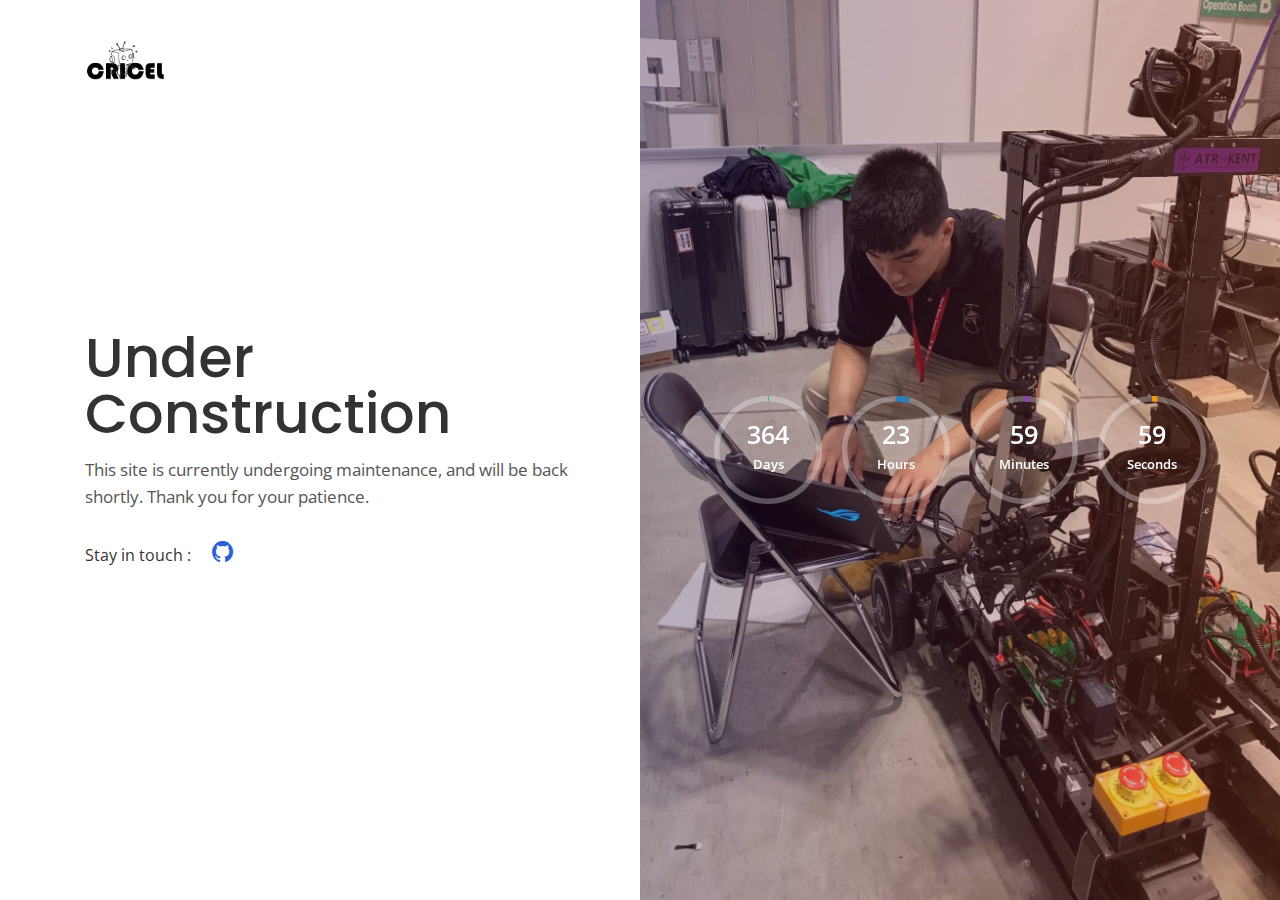
<file: index.html>
<!DOCTYPE HTML>
<html lang="en">
<head>
	<title>Cricel-Design</title>
	<link rel="icon" href="images/logo_black.png">

	<meta http-equiv="X-UA-Compatible" content="IE=edge">
    <meta name="viewport" content="width=device-width, initial-scale=1">
	<meta charset="UTF-8">

	<!-- Font -->
	<link href="https://fonts.googleapis.com/css?family=Open+Sans:400,700%7CPoppins:400,500" rel="stylesheet">

	<!-- Stylesheets -->
	<link href="css/bootstrap.css" rel="stylesheet">
	<link href="css/ionicons.css" rel="stylesheet">
	<link rel="stylesheet" href="css/jquery.classycountdown.css" />
	<link href="css/styles.css" rel="stylesheet">
	<link href="css/responsive.css" rel="stylesheet">

</head>
<body>
	<div class="main-area">
		<div class="container full-height position-static">

			<section class="left-section full-height">
				<a class="logo" href="#"><img src="images/logo_web.png" alt="Logo"></a>
				<div class="display-table">
					<div class="display-table-cell">
						<div class="main-content">
							<h1 class="title"><b>Under Construction</b></h1>
							<p>
								This site is currently undergoing maintenance,
								and will be back shortly.
								Thank you for your patience.
							</p>
								<br/>
								<ul class="footer-icons">
									<li>Stay in touch : </li>
									<li><a href="https://github.com/cricel"><i class="ion-social-github"></i></a></li>
								</ul>
						</div><!-- main-content -->
					</div><!-- display-table-cell -->
				</div><!-- display-table -->
			</section><!-- left-section -->

			<section class="right-section" style="background-image: url(images/coming_soon.jpg)">
				<div class="display-table center-text">
					<div class="display-table-cell">
						<div id="rounded-countdown">
							<div class="countdown" data-remaining-sec="31536000"></div>
						</div>
					</div><!-- display-table-cell -->
				</div><!-- display-table -->
			</section><!-- right-section -->

		</div><!-- container -->
	</div><!-- main-area -->

	<!-- SCIPTS -->
	<script src="js/jquery-3.1.1.min.js"></script>
	<script src="js/tether.min.js"></script>
	<script src="js/bootstrap.js"></script>
	<script src="js/jquery.classycountdown.js"></script>
	<script src="js/jquery.knob.js"></script>
	<script src="js/jquery.throttle.js"></script>
	<script src="js/scripts.js"></script>

</body>
</html>
</file>
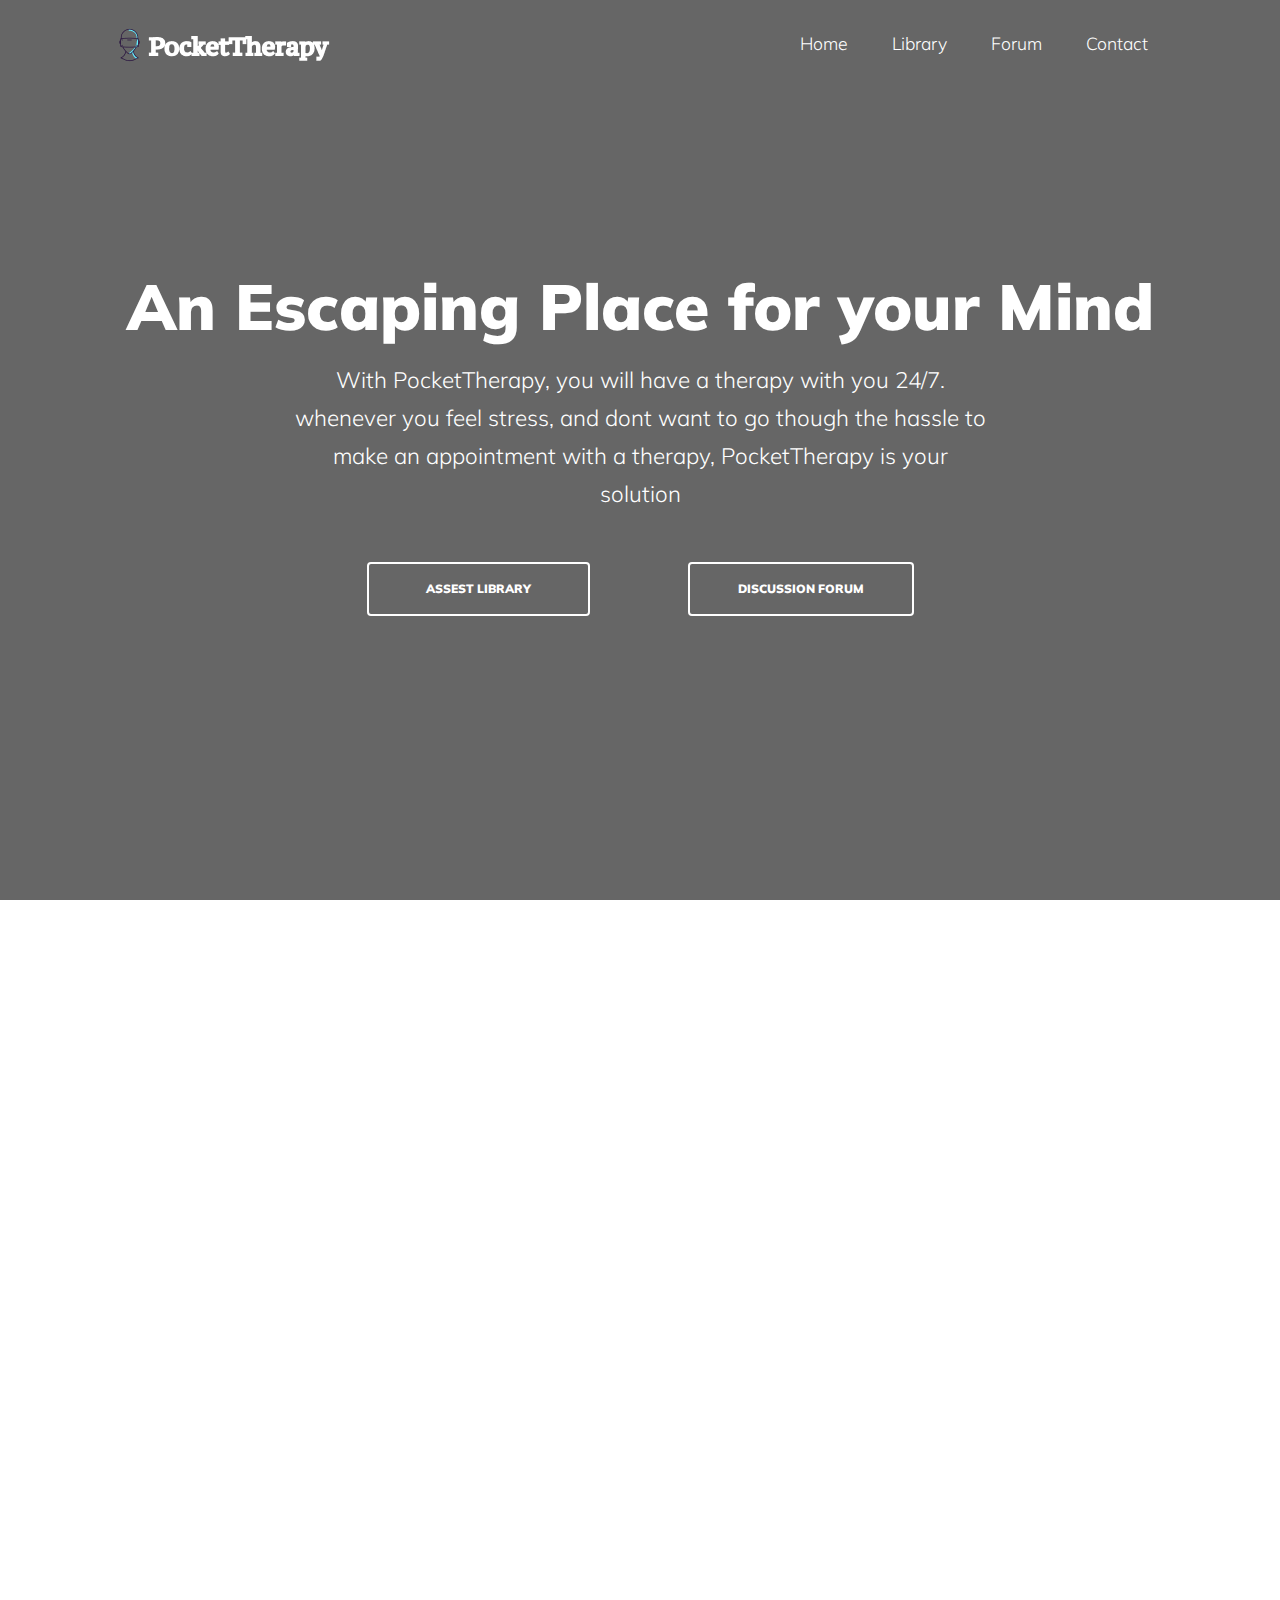
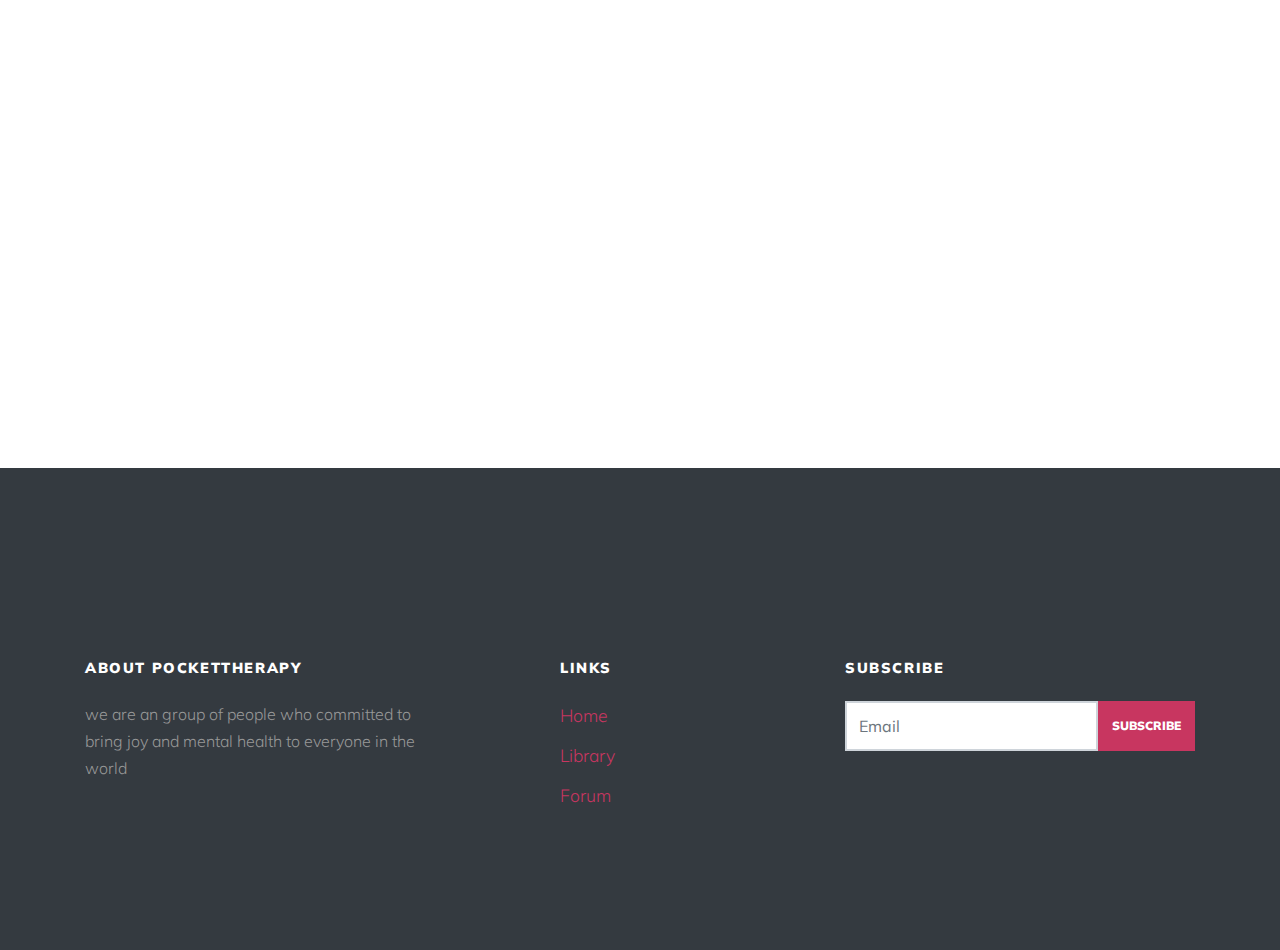
<file: PocketTherapy/index.html>
<!DOCTYPE html>
<html lang="en">

<head>
  <title>PocketTherapy</title>
  <link rel = "icon" type = "image/png" href = "images/vricon.png">

  <meta charset="utf-8">
  <meta name="viewport" content="width=device-width, initial-scale=1, shrink-to-fit=no">

  
  <link href="https://fonts.googleapis.com/css?family=Muli:300,400,700,900" rel="stylesheet">
  <link rel="stylesheet" href="fonts/icomoon/style.css">

  <link rel="stylesheet" href="css/bootstrap.min.css">
  <link rel="stylesheet" href="css/jquery-ui.css">
  <link rel="stylesheet" href="css/owl.carousel.min.css">
  <link rel="stylesheet" href="css/owl.theme.default.min.css">
  <link rel="stylesheet" href="css/owl.theme.default.min.css">

  <link rel="stylesheet" href="css/jquery.fancybox.min.css">

  <link rel="stylesheet" href="css/bootstrap-datepicker.css">

  <link rel="stylesheet" href="fonts/flaticon/font/flaticon.css">

  <link rel="stylesheet" href="css/aos.css">
  <link href="css/jquery.mb.YTPlayer.min.css" media="all" rel="stylesheet" type="text/css">

  <link rel="stylesheet" href="css/style.css">



</head>

<body data-spy="scroll" data-target=".site-navbar-target" data-offset="300">

  <div class="site-wrap">

    <div class="site-mobile-menu site-navbar-target">
      <div class="site-mobile-menu-header">
        <div class="site-mobile-menu-close mt-3">
          <span class="icon-close2 js-menu-toggle"></span>
        </div>
      </div>
      <div class="site-mobile-menu-body"></div>
    </div>


    <header class="site-navbar py-4 js-sticky-header site-navbar-target" role="banner">

      <div class="container-fluid">
        <div class="d-flex align-items-center">
          <div class="site-logo"><a href="index.html"><img src="images/pockettherapy_icon.png" alt="Girl in a jacket"></a></div>
          <div class="ml-auto">
            <nav class="site-navigation position-relative text-right" role="navigation">
              <ul class="site-menu main-menu js-clone-nav mr-auto d-none d-lg-block">
                <li><a href="index.html" class="nav-link">Home</a></li>
                <li><a href="library.html" class="nav-link">Library</a></li>
                <li><a href="http://pocket-therapy.forumotion.com/" class="nav-link">Forum</a></li>
                <li><a href="#contact-section" class="nav-link">Contact</a></li>
              </ul>
            </nav>
            <a href="#" class="d-inline-block d-lg-none site-menu-toggle js-menu-toggle float-right"><span class="icon-menu h3"></span></a>
          </div>

        </div>
      </div>

    </header>

    <a id="bgndVideo" class="player"
      data-property="{videoURL:'https://www.youtube.com/watch?v=Y08YDthMwsM&t=7s',showYTLogo:false, showAnnotations: false, showControls: false, cc_load_policy: false, containment:'#home-section',autoPlay:true, mute:true, startAt:17, stopAt: 25, opacity:1}">
    </a>

    <div class="intro-section" id="home-section" style="background-color: #ccc;">
      <div class="container">

        <div class="row align-items-center">
          <div class="col-lg-12 mx-auto text-center" data-aos="fade-up">
            <h1 class="mb-3">An Escaping Place for your Mind</h1>
            <p class="lead mx-auto desc mb-5">With PocketTherapy, you will have a therapy with you 24/7. whenever you feel stress, and dont want to go though the hassle to make an appointment with a therapy, PocketTherapy is your solution </p>
            <p class="text-center">
              <a href="library.html" class="btn btn-outline-white py-3 px-5">&nbsp;&nbsp;&nbsp;Assest Library&nbsp;&nbsp;&nbsp;</a>
              &emsp;&emsp;&emsp;&emsp;&emsp;
              <a href="http://pocket-therapy.forumotion.com/" class="btn btn-outline-white py-3 px-5">Discussion Forum</a>
            </p>
          </div>
        </div>

      </div>
    </div>

  
    <div class="site-section" id="services-section">
      <div class="container">
        <div class="row justify-content-center text-center mb-5" data-aos="fade-up">
          <div class="col-md-8  section-heading">
            <span class="subheading">Our Approach</span>
            <h2 class="heading mb-3">Innovation</h2>
            <p>Active music therapy to help you release your stress anywhere at anytime
              </p>
          </div>
        </div>

        <div class="row">
          <div class="col-lg-4 mb-4 col-md-6" data-aos="fade-up" data-aos-delay="">
            <div class="ftco-feature-1">
              <span class="icon flaticon-fit"></span>
              <div class="ftco-feature-1-text">
                <h2>Releax Music</h2>
                <p>a releax music to help you claim your mind</p>
              </div>
            </div>
          </div>
          <div class="col-lg-4 mb-4 col-md-6" data-aos="fade-up" data-aos-delay="100">
            <div class="ftco-feature-1">
              <span class="icon flaticon-gym-1"></span>
              <div class="ftco-feature-1-text">
                <h2>Interaction</h2>
                <p>allow you to interact with the music, not just passive listen</p>
              </div>
            </div>
          </div>
          <div class="col-lg-4 mb-4 col-md-6" data-aos="fade-up" data-aos-delay="200">
            <div class="ftco-feature-1">
              <span class="icon flaticon-gym"></span>
              <div class="ftco-feature-1-text">
                <h2>Community</h2>
                <p>you can communcate with people all around the world for whom has the same stress problem with you, and exchange your experience</p>
              </div>
            </div>
          </div>

          <div class="col-lg-4 mb-4 col-md-6" data-aos="fade-up" data-aos-delay="">
            <div class="ftco-feature-1">
              <span class="icon flaticon-vegetables"></span>
              <div class="ftco-feature-1-text">
                <h2>Various Library</h2>
                <p>we have vaious choose of places you want to go, and different music you can choose from</p>
              </div>
            </div>
          </div>

          <div class="col-lg-4 mb-4 col-md-6" data-aos="fade-up" data-aos-delay="100">
            <div class="ftco-feature-1">
              <span class="icon flaticon-fruit-juice"></span>
              <div class="ftco-feature-1-text">
                <h2>Professional Advisor</h2>
                <p>we can help you connected to a real professional on the other side of app, and guide you though the process</p>
              </div>
            </div>
          </div>

          <div class="col-lg-4 mb-4 col-md-6" data-aos="fade-up" data-aos-delay="200">
            <div class="ftco-feature-1">
              <span class="icon flaticon-stationary-bike"></span>
              <div class="ftco-feature-1-text">
                <h2>Accessibility</h2>
                <p>we have multiple level of compatible device from $5 to $$500</p>
              </div>
            </div>
          </div>

        </div>
      </div>
    </div>
    
    <footer class="footer-section bg-dark" id="contact-section">
      <div class="container">
        <div class="row">
          <div class="col-md-4">
            <h3 class="text-white">About PocketTherapy</h3>
            <p>we are an group of people who committed to bring joy and mental health to everyone in the world</p>
          </div>

          <div class="col-md-3 ml-auto">
            <h3 class="text-white">Links</h3>
            <ul class="list-unstyled footer-links">
              <li><a href="index.html">Home</a></li>
              <li><a href="library.html">Library</a></li>
              <li><a href="http://pocket-therapy.forumotion.com/">Forum</a></li>
            </ul>
          </div>

          <div class="col-md-4">
            <h3 class="text-white">Subscribe</h3>
            <form action="#">
              <div class="d-flex mb-5">
                <input type="text" class="form-control rounded-0" placeholder="Email">
                <input type="submit" class="btn btn-primary rounded-0" value="Subscribe">
              </div>
            </form>
          </div>          
        </div>
      </div>
    </footer>



  </div>
  <!-- .site-wrap -->

  <script src="js/jquery-3.3.1.min.js"></script>
  <script src="js/jquery-migrate-3.0.1.min.js"></script>
  <script src="js/jquery-ui.js"></script>
  <script src="js/popper.min.js"></script>
  <script src="js/bootstrap.min.js"></script>
  <script src="js/owl.carousel.min.js"></script>
  <script src="js/jquery.stellar.min.js"></script>
  <script src="js/jquery.countdown.min.js"></script>
  <script src="js/bootstrap-datepicker.min.js"></script>
  <script src="js/jquery.easing.1.3.js"></script>
  <script src="js/aos.js"></script>
  <script src="js/jquery.fancybox.min.js"></script>
  <script src="js/jquery.sticky.js"></script>
  <script src="js/jquery.mb.YTPlayer.min.js"></script>




  <script src="js/main.js"></script>

</body>

</html>
</file>
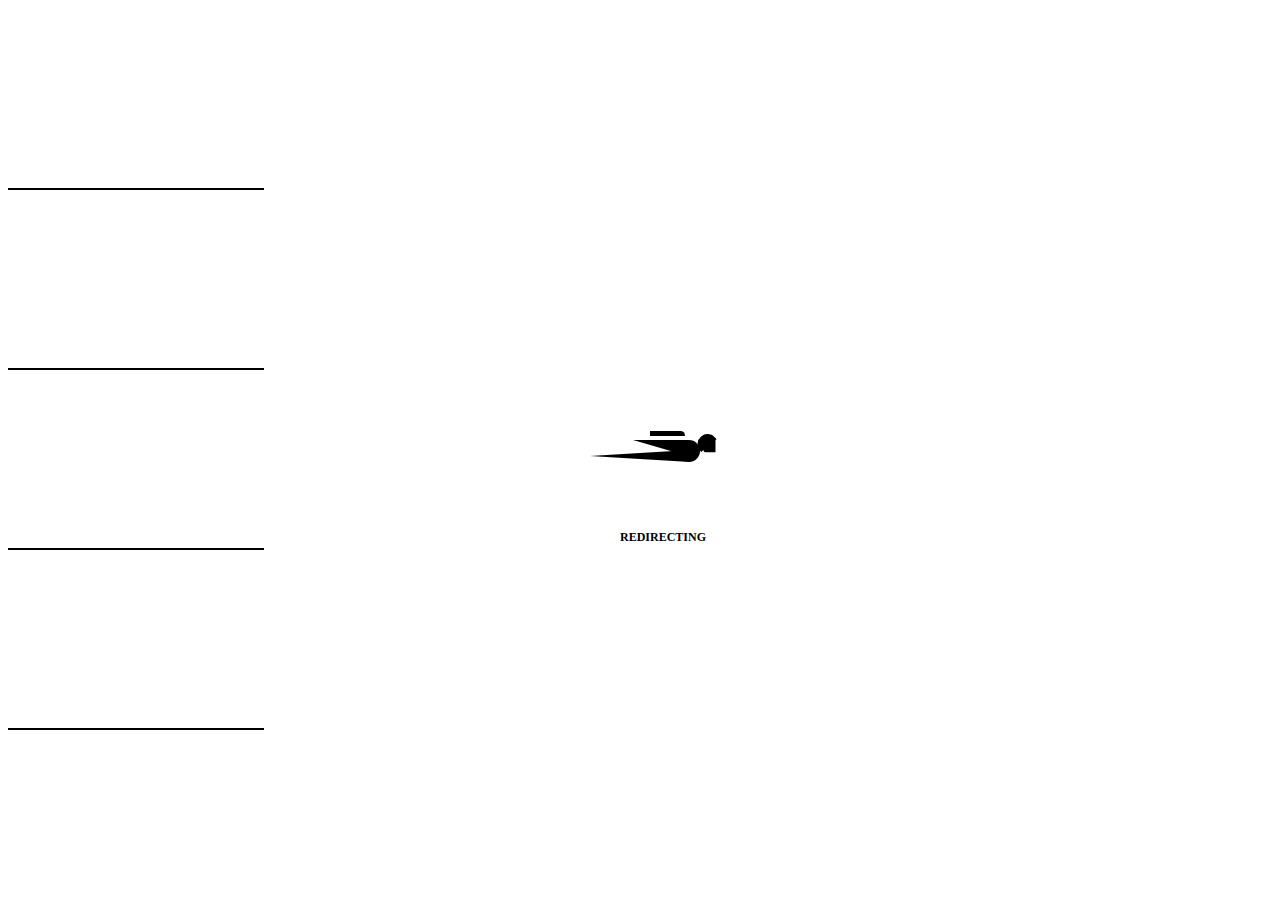
<file: loader.html>
<!DOCTYPE html>
<html lang="en" >

<head>
  <meta charset="UTF-8">
  <title>Redirecting Loader</title>

    <link rel="stylesheet" href="css/loader/fly.css">

</head>

<body>

  <div class='body'>
  <span>
    <span></span>
    <span></span>
    <span></span>
    <span></span>
  </span>
  <div class='base'>
    <span></span>
    <div class='face'></div>
  </div>
</div>
<div class='longfazers'>
  <span></span>
  <span></span>
  <span></span>
  <span></span>
</div>
<h1>Redirecting</h1>

</body>

</html>
</file>
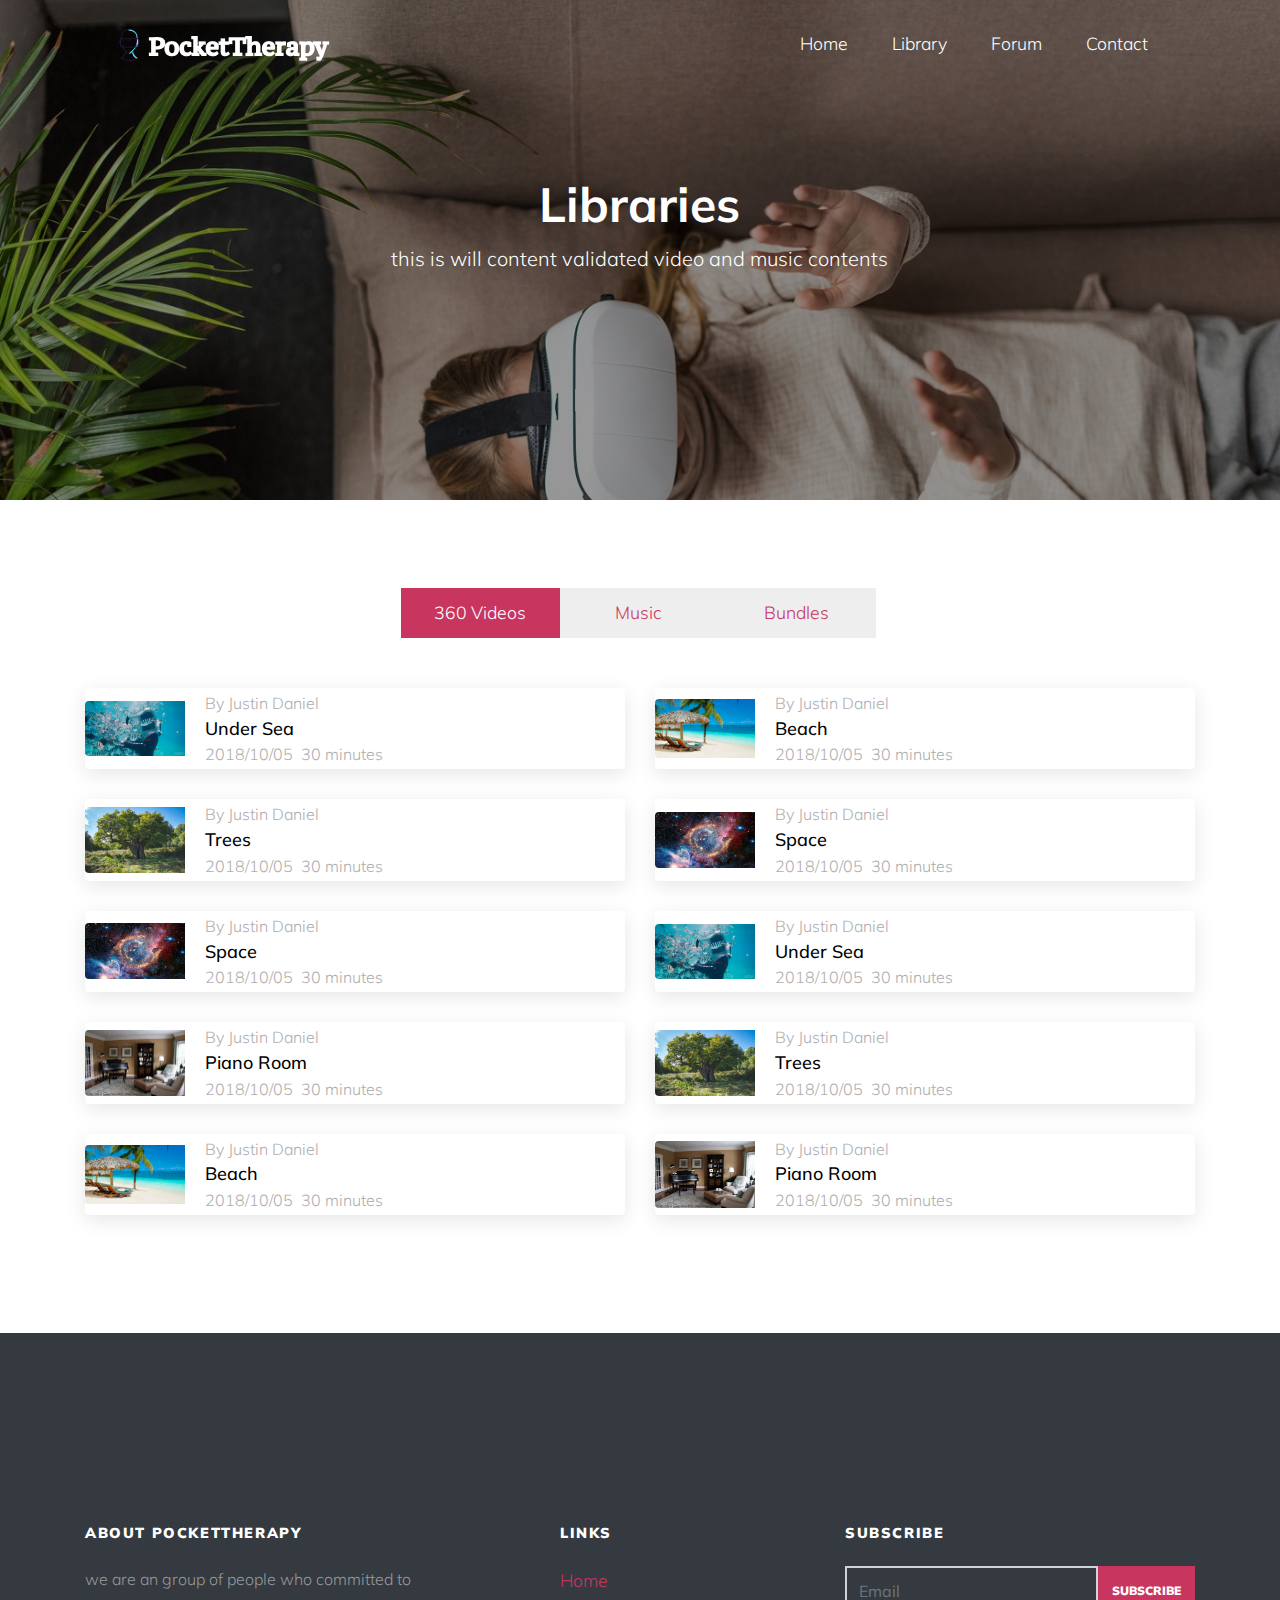
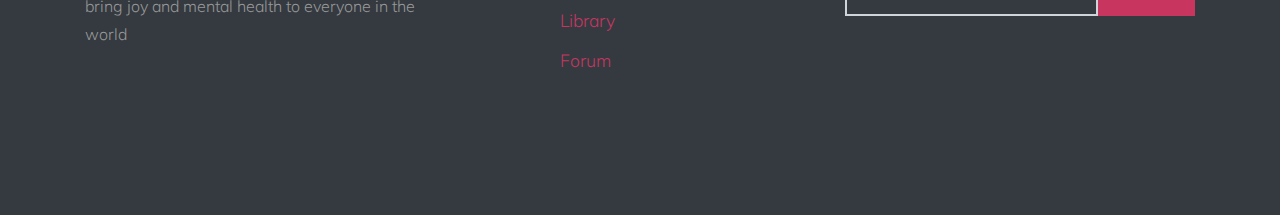
<file: PocketTherapy/library.html>
<!DOCTYPE html>
<html lang="en">

<head>
  <title>PocketTherapy</title>
  <link rel = "icon" type = "image/png" href = "images/vricon.png">

  <meta charset="utf-8">
  <meta name="viewport" content="width=device-width, initial-scale=1, shrink-to-fit=no">

  
  <link href="https://fonts.googleapis.com/css?family=Muli:300,400,700,900" rel="stylesheet">
  <link rel="stylesheet" href="fonts/icomoon/style.css">

  <link rel="stylesheet" href="css/bootstrap.min.css">
  <link rel="stylesheet" href="css/jquery-ui.css">
  <link rel="stylesheet" href="css/owl.carousel.min.css">
  <link rel="stylesheet" href="css/owl.theme.default.min.css">
  <link rel="stylesheet" href="css/owl.theme.default.min.css">

  <link rel="stylesheet" href="css/jquery.fancybox.min.css">

  <link rel="stylesheet" href="css/bootstrap-datepicker.css">

  <link rel="stylesheet" href="fonts/flaticon/font/flaticon.css">

  <link rel="stylesheet" href="css/aos.css">
  <link href="css/jquery.mb.YTPlayer.min.css" media="all" rel="stylesheet" type="text/css">

  <link rel="stylesheet" href="css/style.css">



</head>

<body data-spy="scroll" data-target=".site-navbar-target" data-offset="300">

  <div class="site-wrap">

    <div class="site-mobile-menu site-navbar-target">
      <div class="site-mobile-menu-header">
        <div class="site-mobile-menu-close mt-3">
          <span class="icon-close2 js-menu-toggle"></span>
        </div>
      </div>
      <div class="site-mobile-menu-body"></div>
    </div>


    <header class="site-navbar py-4 js-sticky-header site-navbar-target" role="banner">

      <div class="container-fluid">
          <div class="d-flex align-items-center">
            <div class="site-logo"><a href="index.html"><img src="images/pockettherapy_icon.png" alt="Girl in a jacket"></a></div>
            <div class="ml-auto">
              <nav class="site-navigation position-relative text-right" role="navigation">
                <ul class="site-menu main-menu js-clone-nav mr-auto d-none d-lg-block">
                  <li><a href="index.html" class="nav-link">Home</a></li>
                  <li><a href="library.html" class="nav-link">Library</a></li>
                  <li><a href="http://pocket-therapy.forumotion.com/" class="nav-link">Forum</a></li>
                  <li><a href="#contact-section" class="nav-link">Contact</a></li>
                </ul>
              </nav>
              <a href="#" class="d-inline-block d-lg-none site-menu-toggle js-menu-toggle float-right"><span class="icon-menu h3"></span></a>
            </div>
  
          </div>
        </div>

    </header>

    <div class="bgimg" style="background-image: url('images/temp.jpg');" data-stellar-background-ratio="0.5">
    
      <div class="container">
        <div class="row align-items-center justify-content-center text-center">
          <div class="col-md-7">
            <h2 class="">Libraries</h2>
            <p class="lead mx-auto desc mb-5">this is will content validated video and music contents</p>
          </div>
        </div>
      </div>
    
    </div>

   
    

    <div class="site-section" id="schedule-section">
        <div class="container">          
          <div class="row">
            <div class="col-12">
              <ul class="nav days d-flex" role="tablist">
                <li></li>
                <li></li>
                <li class="nav-item">
                  <a class="nav-link active" id="tab-videos" data-toggle="tab" href="#videos" role="tab" aria-controls="sunday"
                    aria-selected="true">360 Videos</a>
                </li>
                <li class="nav-item">
                  <a class="nav-link" id="tab-music" data-toggle="tab" href="#music" role="tab" aria-controls="monday"
                    aria-selected="false">Music</a>
                </li>
                <li class="nav-item">
                  <a class="nav-link" id="tab-bundle" data-toggle="tab" href="#bundle" role="tab" aria-controls="tuesday"
                    aria-selected="false">Bundles</a>
                </li>
                <li></li>
                <li></li>
              </ul>
            </div>
          </div>
  
          <div class="tab-content">
            <div class="tab-pane fade show active" id="videos" role="tabpanel" aria-labelledby="nav-sunday-tab">
              <div class="row">
                <div class="col-lg-6">
                  <div class="class-item d-flex align-items-center">
                    <a href="#" class="class-item-thumbnail">
                      <img src="images/video/1.jpg" alt="Image">
                    </a>
                    <div class="class-item-text">
                      <span>By Justin Daniel</span>
                      <h2><a href="single.html">Under Sea</a></h2>
                      <span>2018/10/05</span>,
                      <span>30 minutes</span>
                    </div>
                  </div>
              
                  <div class="class-item d-flex align-items-center">
                      <a href="#" class="class-item-thumbnail">
                        <img src="images/video/3.jpg" alt="Image">
                      </a>
                      <div class="class-item-text">
                        <span>By Justin Daniel</span>
                        <h2><a href="single.html">Trees</a></h2>
                        <span>2018/10/05</span>,
                        <span>30 minutes</span>
                      </div>
                    </div>
              
                    <div class="class-item d-flex align-items-center">
                        <a href="#" class="class-item-thumbnail">
                          <img src="images/video/2.jpg" alt="Image">
                        </a>
                        <div class="class-item-text">
                          <span>By Justin Daniel</span>
                          <h2><a href="single.html">Space</a></h2>
                          <span>2018/10/05</span>,
                          <span>30 minutes</span>
                        </div>
                      </div>
              
                      <div class="class-item d-flex align-items-center">
                          <a href="#" class="class-item-thumbnail">
                            <img src="images/video/4.jpg" alt="Image">
                          </a>
                          <div class="class-item-text">
                            <span>By Justin Daniel</span>
                            <h2><a href="single.html">Piano Room</a></h2>
                            <span>2018/10/05</span>,
                            <span>30 minutes</span>
                          </div>
                        </div>
                        <div class="class-item d-flex align-items-center">
                            <a href="#" class="class-item-thumbnail">
                              <img src="images/video/5.jpg" alt="Image">
                            </a>
                            <div class="class-item-text">
                              <span>By Justin Daniel</span>
                              <h2><a href="single.html">Beach</a></h2>
                              <span>2018/10/05</span>,
                              <span>30 minutes</span>
                            </div>
                          </div>
              
              
                </div>
                <div class="col-lg-6">
                    <div class="class-item d-flex align-items-center">
                        <a href="#" class="class-item-thumbnail">
                          <img src="images/video/5.jpg" alt="Image">
                        </a>
                        <div class="class-item-text">
                          <span>By Justin Daniel</span>
                          <h2><a href="single.html">Beach</a></h2>
                          <span>2018/10/05</span>,
                          <span>30 minutes</span>
                        </div>
                      </div>
              
                      <div class="class-item d-flex align-items-center">
                          <a href="#" class="class-item-thumbnail">
                            <img src="images/video/2.jpg" alt="Image">
                          </a>
                          <div class="class-item-text">
                            <span>By Justin Daniel</span>
                            <h2><a href="single.html">Space</a></h2>
                            <span>2018/10/05</span>,
                            <span>30 minutes</span>
                          </div>
                        </div>
                        <div class="class-item d-flex align-items-center">
                            <a href="#" class="class-item-thumbnail">
                              <img src="images/video/1.jpg" alt="Image">
                            </a>
                            <div class="class-item-text">
                              <span>By Justin Daniel</span>
                              <h2><a href="single.html">Under Sea</a></h2>
                              <span>2018/10/05</span>,
                              <span>30 minutes</span>
                            </div>
                          </div>
                          <div class="class-item d-flex align-items-center">
                              <a href="#" class="class-item-thumbnail">
                                <img src="images/video/3.jpg" alt="Image">
                              </a>
                              <div class="class-item-text">
                                <span>By Justin Daniel</span>
                                <h2><a href="single.html">Trees</a></h2>
                                <span>2018/10/05</span>,
                                <span>30 minutes</span>
                              </div>
                            </div>
              
                            <div class="class-item d-flex align-items-center">
                                <a href="#" class="class-item-thumbnail">
                                  <img src="images/video/4.jpg" alt="Image">
                                </a>
                                <div class="class-item-text">
                                  <span>By Justin Daniel</span>
                                  <h2><a href="single.html">Piano Room</a></h2>
                                  <span>2018/10/05</span>,
                                  <span>30 minutes</span>
                                </div>
                              </div>
                </div>
              </div>
            </div>

            <div class="tab-pane fade" id="music" role="tabpanel" aria-labelledby="nav-monday-tab">
              <div class="row">
                  <div class="col-lg-6">
                      <div class="class-item d-flex align-items-center">
                        <a href="#" class="class-item-thumbnail">
                          <img src="images/video/music.jpg" alt="Image">
                        </a>
                        <div class="class-item-text">
                          <span>By Justin Daniel</span>
                          <h2><a href="single.html">Under Sea</a></h2>
                          <span>2018/10/05</span>,
                          <span>30 minutes</span>
                        </div>
                      </div>
                  
                      <div class="class-item d-flex align-items-center">
                          <a href="#" class="class-item-thumbnail">
                            <img src="images/video/music.jpg" alt="Image">
                          </a>
                          <div class="class-item-text">
                            <span>By Justin Daniel</span>
                            <h2><a href="single.html">Trees</a></h2>
                            <span>2018/10/05</span>,
                            <span>30 minutes</span>
                          </div>
                        </div>
                  
                        <div class="class-item d-flex align-items-center">
                            <a href="#" class="class-item-thumbnail">
                              <img src="images/video/music.jpg" alt="Image">
                            </a>
                            <div class="class-item-text">
                              <span>By Justin Daniel</span>
                              <h2><a href="single.html">Space</a></h2>
                              <span>2018/10/05</span>,
                              <span>30 minutes</span>
                            </div>
                          </div>
                  
                          <div class="class-item d-flex align-items-center">
                              <a href="#" class="class-item-thumbnail">
                                <img src="images/video/music.jpg" alt="Image">
                              </a>
                              <div class="class-item-text">
                                <span>By Justin Daniel</span>
                                <h2><a href="single.html">Piano Room</a></h2>
                                <span>2018/10/05</span>,
                                <span>30 minutes</span>
                              </div>
                            </div>
                            <div class="class-item d-flex align-items-center">
                                <a href="#" class="class-item-thumbnail">
                                  <img src="images/video/music.jpg" alt="Image">
                                </a>
                                <div class="class-item-text">
                                  <span>By Justin Daniel</span>
                                  <h2><a href="single.html">Beach</a></h2>
                                  <span>2018/10/05</span>,
                                  <span>30 minutes</span>
                                </div>
                              </div>
                  
                  
                    </div>
                    <div class="col-lg-6">
                        <div class="class-item d-flex align-items-center">
                            <a href="#" class="class-item-thumbnail">
                              <img src="images/video/music.jpg" alt="Image">
                            </a>
                            <div class="class-item-text">
                              <span>By Justin Daniel</span>
                              <h2><a href="single.html">Beach</a></h2>
                              <span>2018/10/05</span>,
                              <span>30 minutes</span>
                            </div>
                          </div>
                  
                          <div class="class-item d-flex align-items-center">
                              <a href="#" class="class-item-thumbnail">
                                <img src="images/video/music.jpg" alt="Image">
                              </a>
                              <div class="class-item-text">
                                <span>By Justin Daniel</span>
                                <h2><a href="single.html">Space</a></h2>
                                <span>2018/10/05</span>,
                                <span>30 minutes</span>
                              </div>
                            </div>
                            <div class="class-item d-flex align-items-center">
                                <a href="#" class="class-item-thumbnail">
                                  <img src="images/video/music.jpg" alt="Image">
                                </a>
                                <div class="class-item-text">
                                  <span>By Justin Daniel</span>
                                  <h2><a href="single.html">Under Sea</a></h2>
                                  <span>2018/10/05</span>,
                                  <span>30 minutes</span>
                                </div>
                              </div>
                              <div class="class-item d-flex align-items-center">
                                  <a href="#" class="class-item-thumbnail">
                                    <img src="images/video/music.jpg" alt="Image">
                                  </a>
                                  <div class="class-item-text">
                                    <span>By Justin Daniel</span>
                                    <h2><a href="single.html">Trees</a></h2>
                                    <span>2018/10/05</span>,
                                    <span>30 minutes</span>
                                  </div>
                                </div>
                  
                                <div class="class-item d-flex align-items-center">
                                    <a href="#" class="class-item-thumbnail">
                                      <img src="images/video/music.jpg" alt="Image">
                                    </a>
                                    <div class="class-item-text">
                                      <span>By Justin Daniel</span>
                                      <h2><a href="single.html">Piano Room</a></h2>
                                      <span>2018/10/05</span>,
                                      <span>30 minutes</span>
                                    </div>
                                  </div>
              </div>
            </div>

            <div class="tab-pane fade" id="bundle" role="tabpanel" aria-labelledby="nav-tuesday-tab">
              <div class="row">
                  <div class="col-lg-6">
                      <div class="class-item d-flex align-items-center">
                        <a href="#" class="class-item-thumbnail">
                          <img src="images/video/1.jpg" alt="Image">
                        </a>
                        <div class="class-item-text">
                          <span>By Justin Daniel</span>
                          <h2><a href="single.html">Under Sea</a></h2>
                          <span>2018/10/05</span>,
                          <span>30 minutes</span>
                        </div>
                      </div>
                  
                      <div class="class-item d-flex align-items-center">
                          <a href="#" class="class-item-thumbnail">
                            <img src="images/video/3.jpg" alt="Image">
                          </a>
                          <div class="class-item-text">
                            <span>By Justin Daniel</span>
                            <h2><a href="single.html">Trees</a></h2>
                            <span>2018/10/05</span>,
                            <span>30 minutes</span>
                          </div>
                        </div>
                  
                        <div class="class-item d-flex align-items-center">
                            <a href="#" class="class-item-thumbnail">
                              <img src="images/video/2.jpg" alt="Image">
                            </a>
                            <div class="class-item-text">
                              <span>By Justin Daniel</span>
                              <h2><a href="single.html">Space</a></h2>
                              <span>2018/10/05</span>,
                              <span>30 minutes</span>
                            </div>
                          </div>
                  
                          <div class="class-item d-flex align-items-center">
                              <a href="#" class="class-item-thumbnail">
                                <img src="images/video/4.jpg" alt="Image">
                              </a>
                              <div class="class-item-text">
                                <span>By Justin Daniel</span>
                                <h2><a href="single.html">Piano Room</a></h2>
                                <span>2018/10/05</span>,
                                <span>30 minutes</span>
                              </div>
                            </div>
                            <div class="class-item d-flex align-items-center">
                                <a href="#" class="class-item-thumbnail">
                                  <img src="images/video/5.jpg" alt="Image">
                                </a>
                                <div class="class-item-text">
                                  <span>By Justin Daniel</span>
                                  <h2><a href="single.html">Beach</a></h2>
                                  <span>2018/10/05</span>,
                                  <span>30 minutes</span>
                                </div>
                              </div>
                  
                  
                    </div>
                    <div class="col-lg-6">
                        <div class="class-item d-flex align-items-center">
                            <a href="#" class="class-item-thumbnail">
                              <img src="images/video/5.jpg" alt="Image">
                            </a>
                            <div class="class-item-text">
                              <span>By Justin Daniel</span>
                              <h2><a href="single.html">Beach</a></h2>
                              <span>2018/10/05</span>,
                              <span>30 minutes</span>
                            </div>
                          </div>
                  
                          <div class="class-item d-flex align-items-center">
                              <a href="#" class="class-item-thumbnail">
                                <img src="images/video/2.jpg" alt="Image">
                              </a>
                              <div class="class-item-text">
                                <span>By Justin Daniel</span>
                                <h2><a href="single.html">Space</a></h2>
                                <span>2018/10/05</span>,
                                <span>30 minutes</span>
                              </div>
                            </div>
                            <div class="class-item d-flex align-items-center">
                                <a href="#" class="class-item-thumbnail">
                                  <img src="images/video/1.jpg" alt="Image">
                                </a>
                                <div class="class-item-text">
                                  <span>By Justin Daniel</span>
                                  <h2><a href="single.html">Under Sea</a></h2>
                                  <span>2018/10/05</span>,
                                  <span>30 minutes</span>
                                </div>
                              </div>
                              <div class="class-item d-flex align-items-center">
                                  <a href="#" class="class-item-thumbnail">
                                    <img src="images/video/3.jpg" alt="Image">
                                  </a>
                                  <div class="class-item-text">
                                    <span>By Justin Daniel</span>
                                    <h2><a href="single.html">Trees</a></h2>
                                    <span>2018/10/05</span>,
                                    <span>30 minutes</span>
                                  </div>
                                </div>
                  
                                <div class="class-item d-flex align-items-center">
                                    <a href="#" class="class-item-thumbnail">
                                      <img src="images/video/4.jpg" alt="Image">
                                    </a>
                                    <div class="class-item-text">
                                      <span>By Justin Daniel</span>
                                      <h2><a href="single.html">Piano Room</a></h2>
                                      <span>2018/10/05</span>,
                                      <span>30 minutes</span>
                                    </div>
                                  </div>
              </div>
            </div>
          </div>
          
        </div>
      </div>
      </div>
      </div>






    
    <footer class="footer-section bg-dark">
      <div class="container">
        <div class="row">
          <div class="col-md-4">
              <h3 class="text-white">About PocketTherapy</h3>
              <p>we are an group of people who committed to bring joy and mental health to everyone in the world</p>
            </div>

        <div class="col-md-3 ml-auto">
          <h3 class="text-white">Links</h3>
          <ul class="list-unstyled footer-links">
            <li><a href="index.html">Home</a></li>
            <li><a href="library.html">Library</a></li>
            <li><a href="http://pocket-therapy.forumotion.com/">Forum</a></li>
          </ul>
        </div>

        <div class="col-md-4">
            <h3 class="text-white">Subscribe</h3>
            <form action="#">
              <div class="d-flex mb-5">
                <input type="text" class="form-control rounded-0" placeholder="Email">
                <input type="submit" class="btn btn-primary rounded-0" value="Subscribe">
              </div>
            </form>
          </div>          
        </div>
      </div>
    </footer>



  </div>
  <!-- .site-wrap -->

  <script src="js/jquery-3.3.1.min.js"></script>
  <script src="js/jquery-migrate-3.0.1.min.js"></script>
  <script src="js/jquery-ui.js"></script>
  <script src="js/popper.min.js"></script>
  <script src="js/bootstrap.min.js"></script>
  <script src="js/owl.carousel.min.js"></script>
  <script src="js/jquery.stellar.min.js"></script>
  <script src="js/jquery.countdown.min.js"></script>
  <script src="js/bootstrap-datepicker.min.js"></script>
  <script src="js/jquery.easing.1.3.js"></script>
  <script src="js/aos.js"></script>
  <script src="js/jquery.fancybox.min.js"></script>
  <script src="js/jquery.sticky.js"></script>
  <script src="js/jquery.mb.YTPlayer.min.js"></script>




  <script src="js/main.js"></script>

</body>

</html>
</file>
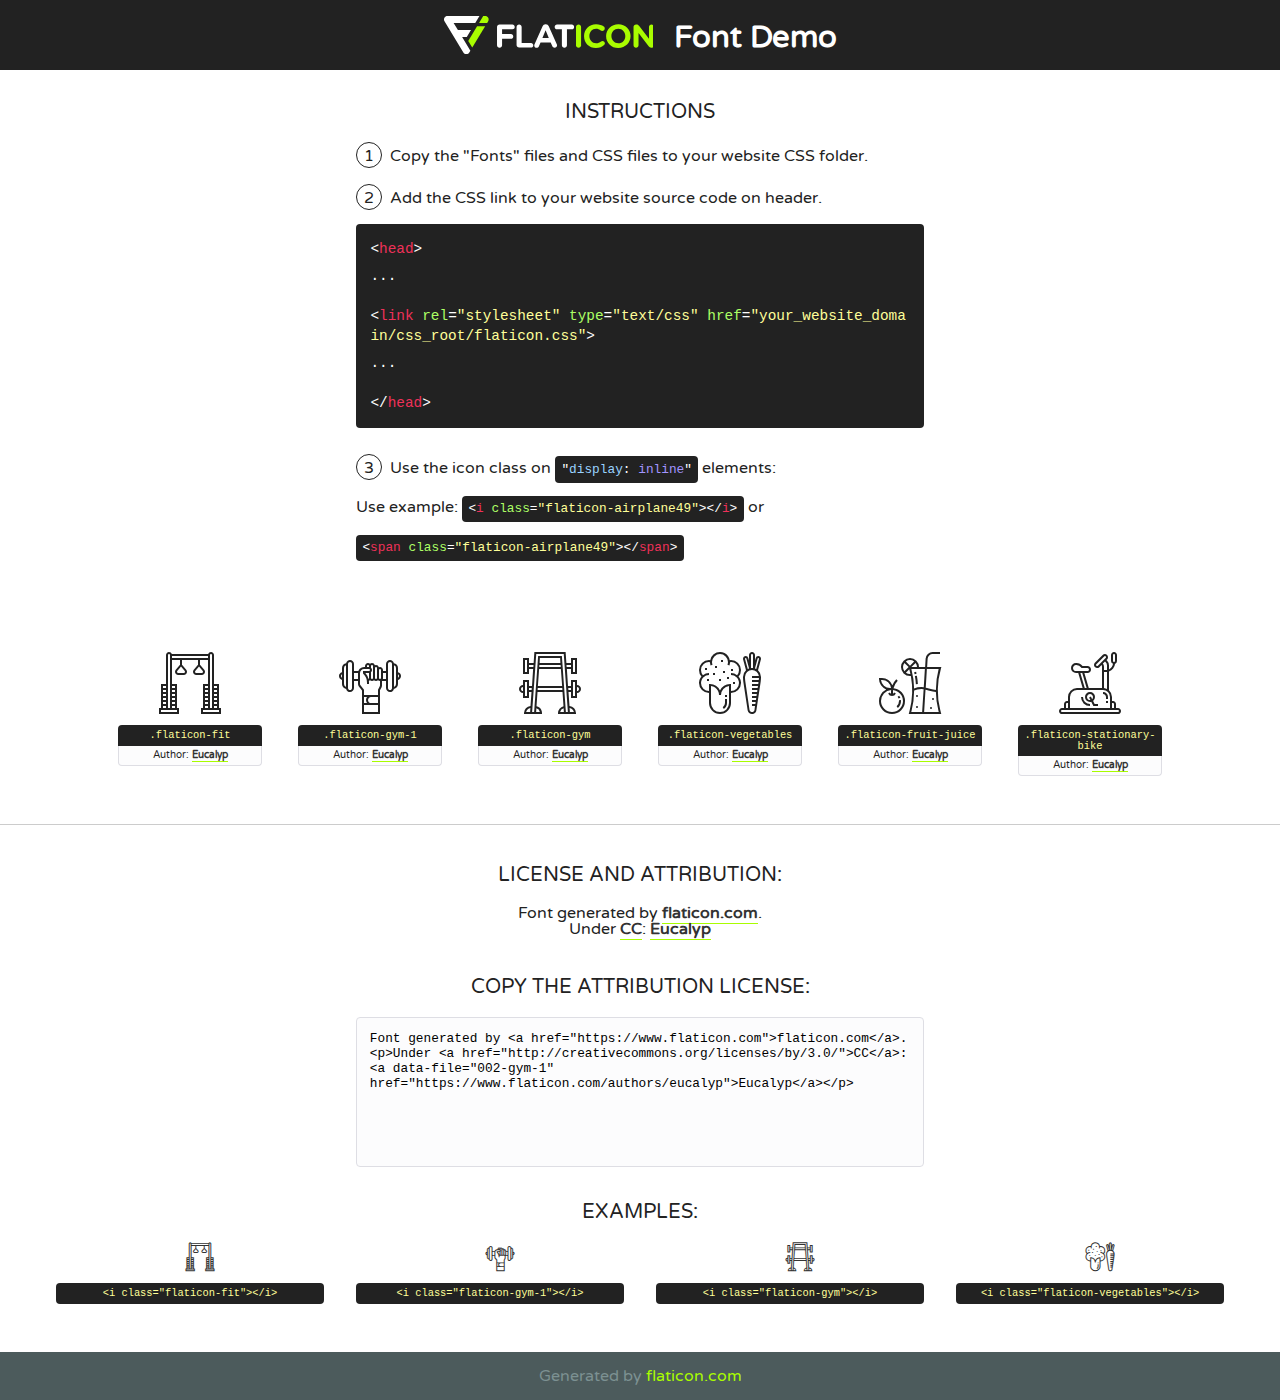
<file: PocketTherapy/fonts/flaticon/font/flaticon.html>
<!DOCTYPE html>
<!--
  Flaticon icon font: Flaticon
  Creation date: 11/06/2019 12:44
-->
<html>
<!DOCTYPE html>
<html>

<head>
    <title>Flaticon WebFont</title>
    <link href="http://fonts.googleapis.com/css?family=Varela+Round" rel="stylesheet" type="text/css" />
    <link rel="stylesheet" type="text/css" href="flaticon.css">
    <meta charset="UTF-8">
    <style>
    html, body, div, span, applet, object, iframe,
    h1, h2, h3, h4, h5, h6, p, blockquote, pre,
    a, abbr, acronym, address, big, cite, code,
    del, dfn, em, img, ins, kbd, q, s, samp,
    small, strike, strong, sub, sup, tt, var,
    b, u, i, center,
    dl, dt, dd, ol, ul, li,
    fieldset, form, label, legend,
    table, caption, tbody, tfoot, thead, tr, th, td,
    article, aside, canvas, details, embed, 
    figure, figcaption, footer, header, hgroup, 
    menu, nav, output, ruby, section, summary,
    time, mark, audio, video {
        margin: 0;
        padding: 0;
        border: 0;
        font-size: 100%;
        font: inherit;
        vertical-align: baseline;
    }
    /* HTML5 display-role reset for older browsers */
    article, aside, details, figcaption, figure, 
    footer, header, hgroup, menu, nav, section {
        display: block;
    }
    body {
        line-height: 1;
    }
    ol, ul {
        list-style: none;
    }
    blockquote, q {
        quotes: none;
    }
    blockquote:before, blockquote:after,
    q:before, q:after {
        content: '';
        content: none;
    }
    table {
        border-collapse: collapse;
        border-spacing: 0;
    }
    body {
        font-family: 'Varela Round', Helvetica, Arial, sans-serif;
        font-size: 16px;
        color: #222;
    }
    a {
        color: #333;
        border-bottom: 1px solid #a9fd00;
        font-weight: bold;
        text-decoration: none;
    }
    * {
        -moz-box-sizing: border-box;
        -webkit-box-sizing: border-box;
        box-sizing: border-box;
        margin: 0;
        padding: 0;
    }
    [class^="flaticon-"]:before, [class*=" flaticon-"]:before, [class^="flaticon-"]:after, [class*=" flaticon-"]:after {
        font-family: Flaticon;
        font-size: 30px;
        font-style: normal;
        margin-left: 20px;
        color: #333;
    }
    .wrapper {
        max-width: 600px;
        margin: auto;
        padding: 0 1em;
    }
    .title {
        font-size: 1.25em;
        text-align: center;
        margin-bottom: 1em;
        text-transform: uppercase;
    }
    header {
        text-align: center;
        background-color: #222;
        color: #fff;
        padding: 1em;
    }
    header .logo {
        width: 210px;
        height: 38px;
        display: inline-block;
        vertical-align: middle;
        margin-right: 1em;
        border: none;
    }
    header strong {
        font-size: 1.95em;
        font-weight: bold;
        vertical-align: middle;
        margin-top: 5px;
        display: inline-block;
    }
    .demo {
        margin: 2em auto;
        line-height: 1.25em;
    }
    .demo ul li {
        margin-bottom: 1em;
    }
    .demo ul li .num {
        color: #222;
        border-radius: 20px;
        display: inline-block;
        width: 26px;
        padding: 3px;
        height: 26px;
        text-align: center;
        margin-right: 0.5em;
        border: 1px solid #222;
    }
    .demo ul li code {
        background-color: #222;
        border-radius: 4px;
        padding: 0.25em 0.5em;
        display: inline-block;
        color: #fff;
        font-family: Consolas,Monaco,Lucida Console,Liberation Mono,DejaVu Sans Mono,Bitstream Vera Sans Mono,Courier New, monospace;
        font-weight: lighter;
        margin-top: 1em;
        font-size: 0.8em;
        word-break: break-all;
    }
    .demo ul li code.big {
        padding: 1em;
        font-size: 0.9em;
    }
    .demo ul li code .red {
        color: #EF3159;
    }
    .demo ul li code .green {
        color: #ACFF65;
    }
    .demo ul li code .yellow {
        color: #FFFF99;
    }
    .demo ul li code .blue {
        color: #99D3FF;
    }
    .demo ul li code .purple {
        color: #A295FF;
    }
    .demo ul li code .dots {
        margin-top: 0.5em;
        display: block;
    }
    #glyphs {
        border-bottom: 1px solid #ccc;
        padding: 2em 0;
        text-align: center;
    }
    .glyph {
        display: inline-block;
        width: 9em;
        margin: 1em;
        text-align: center;
        vertical-align: top;
        background: #FFF;
    }
    .glyph .glyph-icon {
        padding: 10px;
        display: block;
        font-family:"Flaticon";
        font-size: 64px;
        line-height: 1;
    }
    .glyph .glyph-icon:before {
        font-size: 64px;
        color: #222;
        margin-left: 0;
    }
    .class-name {
        font-size: 0.65em;
        background-color: #222;
        color: #fff;
        border-radius: 4px 4px 0 0;
        padding: 0.5em;
        color: #FFFF99;
        font-family: Consolas,Monaco,Lucida Console,Liberation Mono,DejaVu Sans Mono,Bitstream Vera Sans Mono,Courier New, monospace;
    }
    .author-name {
        font-size: 0.6em;
        background-color: #fcfcfd;
        border: 1px solid #DEDEE4;
        border-top: 0;
        border-radius: 0 0 4px 4px;
        padding: 0.5em;
    }
    .class-name:last-child {
        font-size: 10px;
        color:#888;
    }
    .class-name:last-child a {
        font-size: 10px;
        color:#555;
    }
    .class-name:last-child a:hover {
        color:#a9fd00;
    }
    .glyph > input {
        display: block;
        width: 100px;
        margin: 5px auto;
        text-align: center;
        font-size: 12px;
        cursor: text;
    }
    .glyph > input.icon-input {
        font-family:"Flaticon";
        font-size: 16px;
        margin-bottom: 10px;
    }
    .attribution .title {
        margin-top: 2em;
    }
    .attribution textarea {
        background-color: #fcfcfd;
        padding: 1em;
        border: none;
        box-shadow: none;
        border: 1px solid #DEDEE4;
        border-radius: 4px;
        resize: none;
        width: 100%;
        height: 150px;
        font-size: 0.8em;
        font-family: Consolas,Monaco,Lucida Console,Liberation Mono,DejaVu Sans Mono,Bitstream Vera Sans Mono,Courier New, monospace;
        -webkit-appearance: none;
    }
    .iconsuse {
        margin: 2em auto;
        text-align: center;
        max-width: 1200px;
    }
    .iconsuse:after {
        content: '';
        display: table;
        clear: both;
    }
    .iconsuse .image {
        float: left;
        width: 25%;
        padding: 0 1em;
    }
    .iconsuse .image p {
        margin-bottom: 1em;
    }
    .iconsuse .image span {
        display: block;
        font-size: 0.65em;
        background-color: #222;
        color: #fff;
        border-radius: 4px;
        padding: 0.5em;
        color: #FFFF99;
        margin-top: 1em;
        font-family: Consolas,Monaco,Lucida Console,Liberation Mono,DejaVu Sans Mono,Bitstream Vera Sans Mono,Courier New, monospace;
    }
    #footer {
        text-align: center;
        background-color: #4C5B5C;
        color: #7c9192;
        padding: 1em;
    }
    #footer a {
        border: none;
        color: #a9fd00;
        font-weight: normal;
    }
    @media (max-width: 960px) {
        .iconsuse .image {
            width: 50%;
        }
    }
    @media (max-width: 560px) {
        .iconsuse .image {
            width: 100%;
        }
    }
    </style>
</head>

<body class="characters-off">

    <header>
        <a href="https://www.flaticon.com" target="_blank" class="logo">
            <svg version="1.1" xmlns="http://www.w3.org/2000/svg" xmlns:xlink="http://www.w3.org/1999/xlink" xmlns:a="http://ns.adobe.com/AdobeSVGViewerExtensions/3.0/" viewBox="0 0 560.875 102.036" enable-background="new 0 0 560.875 102.036" xml:space="preserve">
                <defs>
                </defs>
                <g>
                    <g class="letters">
                        <path fill="#ffffff" d="M141.596,29.675c0-3.777,2.985-6.767,6.764-6.767h34.438c3.426,0,6.15,2.728,6.15,6.15
                        c0,3.43-2.724,6.149-6.15,6.149h-27.674v13.091h23.719c3.429,0,6.151,2.724,6.151,6.15c0,3.43-2.723,6.149-6.151,6.149h-23.719
                        v17.574c0,3.773-2.986,6.761-6.764,6.761c-3.779,0-6.764-2.989-6.764-6.761V29.675z"></path>
                        <path fill="#ffffff" d="M193.844,29.149c0-3.781,2.985-6.767,6.764-6.767c3.776,0,6.763,2.985,6.763,6.767v42.957h25.039
                        c3.426,0,6.149,2.726,6.149,6.153c0,3.425-2.723,6.15-6.149,6.15h-31.802c-3.779,0-6.764-2.986-6.764-6.768V29.149z"></path>
                        <path fill="#ffffff" d="M241.891,75.71l21.438-48.407c1.492-3.341,4.215-5.357,7.906-5.357h0.792
                        c3.686,0,6.323,2.017,7.815,5.357l21.439,48.407c0.436,0.967,0.701,1.845,0.701,2.723c0,3.602-2.809,6.501-6.414,6.501
                        c-3.161,0-5.269-1.845-6.499-4.655l-4.132-9.661h-27.059l-4.301,10.102c-1.144,2.631-3.426,4.214-6.237,4.214
                        c-3.517,0-6.24-2.81-6.24-6.325C241.1,77.64,241.451,76.677,241.891,75.71z M279.932,58.666l-8.521-20.297l-8.526,20.297H279.932
                        z"></path>
                        <path fill="#ffffff" d="M314.864,35.387H301.86c-3.429,0-6.239-2.813-6.239-6.238c0-3.429,2.811-6.24,6.239-6.24h39.533
                        c3.426,0,6.237,2.811,6.237,6.24c0,3.425-2.811,6.238-6.237,6.238h-13.001v42.785c0,3.773-2.99,6.761-6.764,6.761
                        c-3.779,0-6.764-2.989-6.764-6.761V35.387z"></path>
                        <path fill="#A9FD00" d="M352.615,29.149c0-3.781,2.985-6.767,6.767-6.767c3.774,0,6.761,2.985,6.761,6.767v49.024
                        c0,3.773-2.987,6.761-6.761,6.761c-3.781,0-6.767-2.989-6.767-6.761V29.149z"></path>
                        <path fill="#A9FD00" d="M374.132,53.836v-0.179c0-17.481,13.178-31.801,32.065-31.801c9.22,0,15.459,2.458,20.557,6.238
                        c1.402,1.054,2.637,2.985,2.637,5.357c0,3.692-2.985,6.59-6.681,6.59c-1.845,0-3.071-0.702-4.044-1.319
                        c-3.776-2.813-7.729-4.393-12.562-4.393c-10.364,0-17.831,8.611-17.831,19.154v0.173c0,10.542,7.291,19.329,17.831,19.329
                        c5.715,0,9.492-1.756,13.359-4.834c1.049-0.874,2.458-1.491,4.039-1.491c3.429,0,6.325,2.813,6.325,6.236
                        c0,2.106-1.056,3.78-2.282,4.834c-5.539,4.834-12.036,7.733-21.878,7.733C387.572,85.464,374.132,71.493,374.132,53.836z"></path>
                        <path fill="#A9FD00" d="M433.009,53.836v-0.179c0-17.481,13.79-31.801,32.766-31.801c18.981,0,32.592,14.143,32.592,31.628v0.173
                        c0,17.483-13.785,31.807-32.769,31.807C446.625,85.464,433.009,71.32,433.009,53.836z M484.224,53.836v-0.179
                        c0-10.539-7.725-19.326-18.626-19.326c-10.893,0-18.449,8.611-18.449,19.154v0.173c0,10.542,7.73,19.329,18.626,19.329
                        C476.676,72.986,484.224,64.378,484.224,53.836z"></path>
                        <path fill="#A9FD00" d="M506.233,29.321c0-3.774,2.99-6.763,6.767-6.763h1.401c3.252,0,5.183,1.583,7.029,3.953l26.093,34.265
                        V29.059c0-3.692,2.99-6.677,6.681-6.677c3.683,0,6.671,2.985,6.671,6.677v48.934c0,3.78-2.987,6.765-6.764,6.765h-0.436
                        c-3.257,0-5.188-1.581-7.034-3.953l-27.056-35.492v32.944c0,3.687-2.985,6.676-6.678,6.676c-3.683,0-6.673-2.989-6.673-6.676
                        V29.321z"></path>
                    </g>
                    <g class="insignia">
                        <path fill="#ffffff" d="M48.372,56.137h12.517l11.156-18.537H37.186L25.688,18.539h57.825L94.668,0H9.271
                        C5.925,0,2.842,1.801,1.198,4.716c-1.644,2.907-1.593,6.482,0.134,9.343l50.38,83.501c1.678,2.781,4.689,4.476,7.938,4.476
                        c3.246,0,6.257-1.695,7.935-4.476l2.898-4.804L48.372,56.137z"></path>
                        <g class="i">
                            <path fill="#A9FD00" d="M93.575,18.539h0.031v0.004l21.652,0.004l2.705-4.488c1.727-2.861,1.778-6.436,0.133-9.343
                            C116.454,1.801,113.371,0,110.026,0h-5.294L93.575,18.539z"></path>
                            <polygon fill="#A9FD00" points="88.291,27.356 64.725,66.486 75.519,84.404 109.942,27.356"></polygon>
                        </g>
                    </g>
                </g>
            </svg>
        </a>
        <strong>Font Demo</strong>
    </header>


    <section class="demo wrapper">

        <p class="title">Instructions</p>

        <ul>
            <li>
                <span class="num">1</span>Copy the "Fonts" files and CSS files to your website CSS folder.
            </li>
            <li>
                <span class="num">2</span>Add the CSS link to your website source code on header.
                <code class="big">
                    &lt;<span class="red">head</span>&gt;
                    <br/><span class="dots">...</span>
                    <br/>&lt;<span class="red">link</span> <span class="green">rel</span>=<span class="yellow">"stylesheet"</span> <span class="green">type</span>=<span class="yellow">"text/css"</span> <span class="green">href</span>=<span class="yellow">"your_website_domain/css_root/flaticon.css"</span>&gt;
                    <br/><span class="dots">...</span>
                    <br/>&lt;/<span class="red">head</span>&gt;
                </code>
            </li>

            <li>
                <p>
                    <span class="num">3</span>Use the icon class on <code>"<span class="blue">display</span>:<span class="purple"> inline</span>"</code> elements:
                    <br />
                    Use example: <code>&lt;<span class="red">i</span> <span class="green">class</span>=<span class="yellow">&quot;flaticon-airplane49&quot;</span>&gt;&lt;/<span class="red">i</span>&gt;</code> or <code>&lt;<span class="red">span</span> <span class="green">class</span>=<span class="yellow">&quot;flaticon-airplane49&quot;</span>&gt;&lt;/<span class="red">span</span>&gt;</code>
            </li>
        </ul>

    </section>




   <section id="glyphs">          
    
      
        <div class="glyph"><div class="glyph-icon flaticon-fit"></div>
            <div class="class-name">.flaticon-fit</div>
            <div class="author-name">Author: <a data-file="001-fit" href="https://www.flaticon.com/authors/eucalyp">Eucalyp</a> </div> 
        </div>        
        
        <div class="glyph"><div class="glyph-icon flaticon-gym-1"></div>
            <div class="class-name">.flaticon-gym-1</div>
            <div class="author-name">Author: <a data-file="002-gym-1" href="https://www.flaticon.com/authors/eucalyp">Eucalyp</a> </div> 
        </div>        
        
        <div class="glyph"><div class="glyph-icon flaticon-gym"></div>
            <div class="class-name">.flaticon-gym</div>
            <div class="author-name">Author: <a data-file="003-gym" href="https://www.flaticon.com/authors/eucalyp">Eucalyp</a> </div> 
        </div>        
        
        <div class="glyph"><div class="glyph-icon flaticon-vegetables"></div>
            <div class="class-name">.flaticon-vegetables</div>
            <div class="author-name">Author: <a data-file="004-vegetables" href="https://www.flaticon.com/authors/eucalyp">Eucalyp</a> </div> 
        </div>        
        
        <div class="glyph"><div class="glyph-icon flaticon-fruit-juice"></div>
            <div class="class-name">.flaticon-fruit-juice</div>
            <div class="author-name">Author: <a data-file="005-fruit-juice" href="https://www.flaticon.com/authors/eucalyp">Eucalyp</a> </div> 
        </div>        
        
        <div class="glyph"><div class="glyph-icon flaticon-stationary-bike"></div>
            <div class="class-name">.flaticon-stationary-bike</div>
            <div class="author-name">Author: <a data-file="006-stationary-bike" href="https://www.flaticon.com/authors/eucalyp">Eucalyp</a> </div> 
        </div>        
        

    </section>



    <section class="attribution wrapper"   style="text-align:center;">

      <div class="title">License and attribution:</div><div class="attrDiv">Font generated by <a href="https://www.flaticon.com">flaticon.com</a>. <div><p>Under <a href="http://creativecommons.org/licenses/by/3.0/">CC</a>: <a data-file="002-gym-1" href="https://www.flaticon.com/authors/eucalyp">Eucalyp</a></p>  </div>
      </div>
      <div class="title">Copy the Attribution License:</div>

    <textarea onclick="this.focus();this.select();">Font generated by &lt;a href=&quot;https://www.flaticon.com&quot;&gt;flaticon.com&lt;/a&gt;. <p>Under <a href="http://creativecommons.org/licenses/by/3.0/">CC</a>: <a data-file="002-gym-1" href="https://www.flaticon.com/authors/eucalyp">Eucalyp</a></p>  
     </textarea>

    </section>

    <section class="iconsuse">

          <div class="title">Examples:</div>            
             
            <div class="image">
                <p>
                    <i class="glyph-icon flaticon-fit"></i> 
                    <span>&lt;i class=&quot;flaticon-fit&quot;&gt;&lt;/i&gt;</span>
                </p>
            </div>
            
            <div class="image">
                <p>
                    <i class="glyph-icon flaticon-gym-1"></i> 
                    <span>&lt;i class=&quot;flaticon-gym-1&quot;&gt;&lt;/i&gt;</span>
                </p>
            </div>
            
            <div class="image">
                <p>
                    <i class="glyph-icon flaticon-gym"></i> 
                    <span>&lt;i class=&quot;flaticon-gym&quot;&gt;&lt;/i&gt;</span>
                </p>
            </div>
            
            <div class="image">
                <p>
                    <i class="glyph-icon flaticon-vegetables"></i> 
                    <span>&lt;i class=&quot;flaticon-vegetables&quot;&gt;&lt;/i&gt;</span>
                </p>
            </div>
                       
        </div>
                            
    </section>

<div id="footer">
    <div>Generated by <a href="https://www.flaticon.com">flaticon.com</a>
    </div>
</div>



</body>
</html>
</file>
<file: css/styles.css>
/*
====================================================

* 	[Master Stylesheet]

	Theme Name :
	Version    :
	Author     :
	Author URI :

====================================================

	TOC

	1. PRIMARY STYLES
	2. COMMONS FOR PAGE DESIGN
		JQUERY LIGHT BOX
	3. LEFT SECTION
	4. RIGHT SECTION

====================================================

/* ---------------------------------
1. PRIMARY STYLES
--------------------------------- */

html{ font-size: 100%; height: 100%; width: 100%; overflow-x: hidden; margin: 0px;  padding: 0px; touch-action: manipulation; }


body{ font-size: 16px; font-family: 'Open Sans', sans-serif; width: 100%; height: 100%; margin: 0; font-weight: 400;
	-webkit-font-smoothing: antialiased; -moz-osx-font-smoothing: grayscale; word-wrap: break-word; overflow-x: hidden;
	color: #333; }

h1, h2, h3, h4, h5, h6, p, a, ul, span, li, img, inpot, button{ margin: 0; padding: 0; }

h1,h2,h3,h4,h5,h6{ line-height: 1.5; font-weight: inherit; }

h1,h2,h3{ font-family: 'Poppins', sans-serif; }

p{ line-height: 1.6; font-size: 1.05em; font-weight: 400; color: #555; }

h1{ font-size: 3.5em; line-height: 1; }
h2{ font-size: 3em; line-height: 1.1; }
h3{ font-size: 2.5em; }
h4{ font-size: 1.5em; }
h5{ font-size: 1.2em; }
h6{ font-size: .9em; letter-spacing: 1px; }

a, button{ display: inline-block; text-decoration: none; color: inherit; transition: all .3s; line-height: 1; }

a:focus, a:active, a:hover,
button:focus, button:active, button:hover,
a b.light-color:hover{ text-decoration: none; color: #E45F74; }

b{ font-weight: 500; }

img{ width: 100%; }

li{ list-style: none; display: inline-block; }

span{ display: inline-block; }

button{ outline: 0; border: 0; background: none; cursor: pointer; }

b.light-color{ color: #444; }

.icon{ font-size: 1.1em; display: inline-block; line-height: inherit; }

[class^="icon-"]:before, [class*=" icon-"]:before{ line-height: inherit; }



/* ---------------------------------
2. COMMONS FOR PAGE DESIGN
--------------------------------- */

.center-text{ text-align: center; }

.display-table{ display: table; height: 100%; width: 100%; }

.display-table-cell{ display: table-cell; vertical-align: middle; }



::-webkit-input-placeholder { font-size: .9em; letter-spacing: 1px; }

::-moz-placeholder { font-size: .9em; letter-spacing: 1px; }

:-ms-input-placeholder { font-size: .9em; letter-spacing: 1px; }

:-moz-placeholder { font-size: .9em; letter-spacing: 1px; }


.full-height{ height: 100%; }

.position-static{ position: static; }


.main-area{ position: relative; height: 100vh;  }


/* ---------------------------------
3. LEFT SECTION
--------------------------------- */

.left-section{ float: left; width: 50%; position: relative; }

.left-section .logo{ position: absolute; top: 40px; height: 40px; }

.left-section .logo img{ height: 100%; width: auto; }


.left-section .main-content{ padding: 40px 40px 40px 0; }

.main-content .title{ margin-bottom: 15px; }

.main-content .email-input-area{ margin: 40px 0 20px; position: relative; width: 400px; height: 47px; }

.main-content .email-input-area .email-input{ width: 100%; position: absolute; top: 0; bottom: 0; left: 0;
	border-radius: 40px; border: 0; outline: 0; padding: 0 140px 0 25px; transition: all .2s; background: #F1F2F3;
	box-shadow: inset 0 0 1px rgba(0,0,0,.1); border: 1px solid transparent; }

.main-content .email-input-area .email-input:focus{ border-color: #f89fbc; }


.main-content .email-input-area .submit-btn{ width: 120px; text-align: center; position: absolute; top: 0; bottom: 0; right: 0; font-size: .9em;
	border-radius: 0 40px 40px 0; transition: all .3s; background: #F84982; color: #fff; }

.main-content .email-input-area .submit-btn:hover{ background: #e40b52; }


.main-content .post-desc{ color: #999; }


/* .left-section .footer-icons{ position: absolute; bottom: 30px;} */

.left-section .footer-icons > li > a{ display: inline-block; font-size: 1.50em; padding: 0 0px; }

.left-section .footer-icons > li:first-child{ margin-right: 10px; }

.left-section .footer-icons > li > a > i{ display: inline-block; height: 35px; line-height: 33px;
	transition: all .2s; border-radius: 40px; text-align: center; width: 35px; }

.left-section .footer-icons > li > a:hover > i{ border: 1px solid; }

.left-section .footer-icons > li > a > i[class*="github"]{ color: #2A61D6; border-color: #2A61D6; }
.left-section .footer-icons > li > a > i[class*="facebook"]{ color: #2A61D6; border-color: #2A61D6; }
.left-section .footer-icons > li > a > i[class*="twitter"]{ color: #3AA4F8; border-color: #3AA4F8; }
.left-section .footer-icons > li > a > i[class*="google"]{ color: #F43846; border-color: #F43846; }
.left-section .footer-icons > li > a > i[class*="instagram"]{ color: #8F614A; border-color: #8F614A; }
.left-section .footer-icons > li > a > i[class*="pinterest"]{ color: #E1C013; border-color: #E1C013; }



/* ---------------------------------
4. RIGHT SECTION
--------------------------------- */
/* .bg-img{position: absolute; top: 0; bottom: 0; right: 0; width: 100%; height: 100%; z-index: -3; transform: rotate(90deg);} */
.right-section{ position: absolute; top: 0; bottom: 0; right: 0; width: 50%; background-size: cover; z-index: 1; }

.right-section:after{ content:''; position: absolute; top: 0; bottom: 0; right: 0; left: 0; z-index: -2;
	opacity: .3; background: linear-gradient(to right, #23074d, #cc5333); }

#rounded-countdown{ width: 80%; margin: 0 auto; }
</file>
<file: css/responsive.css>
/* Screens Resolution : 992px
-------------------------------------------------------------------------- */
@media only screen and (max-width: 1200px) {
	
	/* ---------------------------------
	4. RIGHT SECTION
	--------------------------------- */

	#rounded-countdown{ width: 100%; }
	
}

/* Screens Resolution : 992px
-------------------------------------------------------------------------- */
@media only screen and (max-width: 992px) {
	
	
	.main-area{ position: relative; height: 200vh; }


	/* ---------------------------------
	3. LEFT SECTION
	--------------------------------- */

	.left-section{ float: none; width: 100%; height: 50%; }
	
	.left-section .main-content{ padding: 40px 0; }
	
	.main-content .email-input-area{ width: 100%; }
	
	.main-content .email-input-area .email-input{ padding: 0 115px 0 20px; }
	
	.main-content .email-input-area .submit-btn{ width: 100px; } 
	
	.left-section .footer-icons > li > a > i{ height: 30px; line-height: 28px; width: 30px; }
	
	
	/* ---------------------------------
	4. RIGHT SECTION
	--------------------------------- */

	.right-section{ top: 50%; bottom: auto; width: 100%; height: 50%; }

	.date-countdown{ width: 100%; }
	
	.date-countdown .time_circles > div > h4{ font-size: .7em!important; }

}


/* Screens Resolution : 767px
-------------------------------------------------------------------------- */
@media only screen and (max-width: 767px) {
	
	/* ---------------------------------
	1. PRIMARY STYLES
	--------------------------------- */

	p{ line-height: 1.4; }

	h1{ font-size: 2.8em; line-height: 1; }
	h2{ font-size: 2.2em; line-height: 1.1; }
	h3{ font-size: 1.8em; }
	
}

/* Screens Resolution : 479px
-------------------------------------------------------------------------- */
@media only screen and (max-width: 479px) {

	/* ---------------------------------
	1. PRIMARY STYLES
	--------------------------------- */

	body{ font-size: 12px;  }

}

/* Screens Resolution : 359px
-------------------------------------------------------------------------- */
@media only screen and (max-width: 359px) {
	
	
}

/* Screens Resolution : 290px
-------------------------------------------------------------------------- */
@media only screen and (max-width: 290px) {
	
	
}
</file>
<file: PocketTherapy/fonts/icomoon/style.css>
@font-face {
  font-family: 'icomoon';
  src:  url('fonts/icomoon.eot?10si43');
  src:  url('fonts/icomoon.eot?10si43#iefix') format('embedded-opentype'),
    url('fonts/icomoon.ttf?10si43') format('truetype'),
    url('fonts/icomoon.woff?10si43') format('woff'),
    url('fonts/icomoon.svg?10si43#icomoon') format('svg');
  font-weight: normal;
  font-style: normal;
}

[class^="icon-"], [class*=" icon-"] {
  /* use !important to prevent issues with browser extensions that change fonts */
  font-family: 'icomoon' !important;
  speak: none;
  font-style: normal;
  font-weight: normal;
  font-variant: normal;
  text-transform: none;
  line-height: 1;

  /* Better Font Rendering =========== */
  -webkit-font-smoothing: antialiased;
  -moz-osx-font-smoothing: grayscale;
}

.icon-asterisk:before {
  content: "\f069";
}
.icon-plus:before {
  content: "\f067";
}
.icon-question:before {
  content: "\f128";
}
.icon-minus:before {
  content: "\f068";
}
.icon-glass:before {
  content: "\f000";
}
.icon-music:before {
  content: "\f001";
}
.icon-search:before {
  content: "\f002";
}
.icon-envelope-o:before {
  content: "\f003";
}
.icon-heart:before {
  content: "\f004";
}
.icon-star:before {
  content: "\f005";
}
.icon-star-o:before {
  content: "\f006";
}
.icon-user:before {
  content: "\f007";
}
.icon-film:before {
  content: "\f008";
}
.icon-th-large:before {
  content: "\f009";
}
.icon-th:before {
  content: "\f00a";
}
.icon-th-list:before {
  content: "\f00b";
}
.icon-check:before {
  content: "\f00c";
}
.icon-close:before {
  content: "\f00d";
}
.icon-remove:before {
  content: "\f00d";
}
.icon-times:before {
  content: "\f00d";
}
.icon-search-plus:before {
  content: "\f00e";
}
.icon-search-minus:before {
  content: "\f010";
}
.icon-power-off:before {
  content: "\f011";
}
.icon-signal:before {
  content: "\f012";
}
.icon-cog:before {
  content: "\f013";
}
.icon-gear:before {
  content: "\f013";
}
.icon-trash-o:before {
  content: "\f014";
}
.icon-home:before {
  content: "\f015";
}
.icon-file-o:before {
  content: "\f016";
}
.icon-clock-o:before {
  content: "\f017";
}
.icon-road:before {
  content: "\f018";
}
.icon-download:before {
  content: "\f019";
}
.icon-arrow-circle-o-down:before {
  content: "\f01a";
}
.icon-arrow-circle-o-up:before {
  content: "\f01b";
}
.icon-inbox:before {
  content: "\f01c";
}
.icon-play-circle-o:before {
  content: "\f01d";
}
.icon-repeat:before {
  content: "\f01e";
}
.icon-rotate-right:before {
  content: "\f01e";
}
.icon-refresh:before {
  content: "\f021";
}
.icon-list-alt:before {
  content: "\f022";
}
.icon-lock:before {
  content: "\f023";
}
.icon-flag:before {
  content: "\f024";
}
.icon-headphones:before {
  content: "\f025";
}
.icon-volume-off:before {
  content: "\f026";
}
.icon-volume-down:before {
  content: "\f027";
}
.icon-volume-up:before {
  content: "\f028";
}
.icon-qrcode:before {
  content: "\f029";
}
.icon-barcode:before {
  content: "\f02a";
}
.icon-tag:before {
  content: "\f02b";
}
.icon-tags:before {
  content: "\f02c";
}
.icon-book:before {
  content: "\f02d";
}
.icon-bookmark:before {
  content: "\f02e";
}
.icon-print:before {
  content: "\f02f";
}
.icon-camera:before {
  content: "\f030";
}
.icon-font:before {
  content: "\f031";
}
.icon-bold:before {
  content: "\f032";
}
.icon-italic:before {
  content: "\f033";
}
.icon-text-height:before {
  content: "\f034";
}
.icon-text-width:before {
  content: "\f035";
}
.icon-align-left:before {
  content: "\f036";
}
.icon-align-center:before {
  content: "\f037";
}
.icon-align-right:before {
  content: "\f038";
}
.icon-align-justify:before {
  content: "\f039";
}
.icon-list:before {
  content: "\f03a";
}
.icon-dedent:before {
  content: "\f03b";
}
.icon-outdent:before {
  content: "\f03b";
}
.icon-indent:before {
  content: "\f03c";
}
.icon-video-camera:before {
  content: "\f03d";
}
.icon-image:before {
  content: "\f03e";
}
.icon-photo:before {
  content: "\f03e";
}
.icon-picture-o:before {
  content: "\f03e";
}
.icon-pencil:before {
  content: "\f040";
}
.icon-map-marker:before {
  content: "\f041";
}
.icon-adjust:before {
  content: "\f042";
}
.icon-tint:before {
  content: "\f043";
}
.icon-edit:before {
  content: "\f044";
}
.icon-pencil-square-o:before {
  content: "\f044";
}
.icon-share-square-o:before {
  content: "\f045";
}
.icon-check-square-o:before {
  content: "\f046";
}
.icon-arrows:before {
  content: "\f047";
}
.icon-step-backward:before {
  content: "\f048";
}
.icon-fast-backward:before {
  content: "\f049";
}
.icon-backward:before {
  content: "\f04a";
}
.icon-play:before {
  content: "\f04b";
}
.icon-pause:before {
  content: "\f04c";
}
.icon-stop:before {
  content: "\f04d";
}
.icon-forward:before {
  content: "\f04e";
}
.icon-fast-forward:before {
  content: "\f050";
}
.icon-step-forward:before {
  content: "\f051";
}
.icon-eject:before {
  content: "\f052";
}
.icon-chevron-left:before {
  content: "\f053";
}
.icon-chevron-right:before {
  content: "\f054";
}
.icon-plus-circle:before {
  content: "\f055";
}
.icon-minus-circle:before {
  content: "\f056";
}
.icon-times-circle:before {
  content: "\f057";
}
.icon-check-circle:before {
  content: "\f058";
}
.icon-question-circle:before {
  content: "\f059";
}
.icon-info-circle:before {
  content: "\f05a";
}
.icon-crosshairs:before {
  content: "\f05b";
}
.icon-times-circle-o:before {
  content: "\f05c";
}
.icon-check-circle-o:before {
  content: "\f05d";
}
.icon-ban:before {
  content: "\f05e";
}
.icon-arrow-left:before {
  content: "\f060";
}
.icon-arrow-right:before {
  content: "\f061";
}
.icon-arrow-up:before {
  content: "\f062";
}
.icon-arrow-down:before {
  content: "\f063";
}
.icon-mail-forward:before {
  content: "\f064";
}
.icon-share:before {
  content: "\f064";
}
.icon-expand:before {
  content: "\f065";
}
.icon-compress:before {
  content: "\f066";
}
.icon-exclamation-circle:before {
  content: "\f06a";
}
.icon-gift:before {
  content: "\f06b";
}
.icon-leaf:before {
  content: "\f06c";
}
.icon-fire:before {
  content: "\f06d";
}
.icon-eye:before {
  content: "\f06e";
}
.icon-eye-slash:before {
  content: "\f070";
}
.icon-exclamation-triangle:before {
  content: "\f071";
}
.icon-warning:before {
  content: "\f071";
}
.icon-plane:before {
  content: "\f072";
}
.icon-calendar:before {
  content: "\f073";
}
.icon-random:before {
  content: "\f074";
}
.icon-comment:before {
  content: "\f075";
}
.icon-magnet:before {
  content: "\f076";
}
.icon-chevron-up:before {
  content: "\f077";
}
.icon-chevron-down:before {
  content: "\f078";
}
.icon-retweet:before {
  content: "\f079";
}
.icon-shopping-cart:before {
  content: "\f07a";
}
.icon-folder:before {
  content: "\f07b";
}
.icon-folder-open:before {
  content: "\f07c";
}
.icon-arrows-v:before {
  content: "\f07d";
}
.icon-arrows-h:before {
  content: "\f07e";
}
.icon-bar-chart:before {
  content: "\f080";
}
.icon-bar-chart-o:before {
  content: "\f080";
}
.icon-twitter-square:before {
  content: "\f081";
}
.icon-facebook-square:before {
  content: "\f082";
}
.icon-camera-retro:before {
  content: "\f083";
}
.icon-key:before {
  content: "\f084";
}
.icon-cogs:before {
  content: "\f085";
}
.icon-gears:before {
  content: "\f085";
}
.icon-comments:before {
  content: "\f086";
}
.icon-thumbs-o-up:before {
  content: "\f087";
}
.icon-thumbs-o-down:before {
  content: "\f088";
}
.icon-star-half:before {
  content: "\f089";
}
.icon-heart-o:before {
  content: "\f08a";
}
.icon-sign-out:before {
  content: "\f08b";
}
.icon-linkedin-square:before {
  content: "\f08c";
}
.icon-thumb-tack:before {
  content: "\f08d";
}
.icon-external-link:before {
  content: "\f08e";
}
.icon-sign-in:before {
  content: "\f090";
}
.icon-trophy:before {
  content: "\f091";
}
.icon-github-square:before {
  content: "\f092";
}
.icon-upload:before {
  content: "\f093";
}
.icon-lemon-o:before {
  content: "\f094";
}
.icon-phone:before {
  content: "\f095";
}
.icon-square-o:before {
  content: "\f096";
}
.icon-bookmark-o:before {
  content: "\f097";
}
.icon-phone-square:before {
  content: "\f098";
}
.icon-twitter:before {
  content: "\f099";
}
.icon-facebook:before {
  content: "\f09a";
}
.icon-facebook-f:before {
  content: "\f09a";
}
.icon-github:before {
  content: "\f09b";
}
.icon-unlock:before {
  content: "\f09c";
}
.icon-credit-card:before {
  content: "\f09d";
}
.icon-feed:before {
  content: "\f09e";
}
.icon-rss:before {
  content: "\f09e";
}
.icon-hdd-o:before {
  content: "\f0a0";
}
.icon-bullhorn:before {
  content: "\f0a1";
}
.icon-bell-o:before {
  content: "\f0a2";
}
.icon-certificate:before {
  content: "\f0a3";
}
.icon-hand-o-right:before {
  content: "\f0a4";
}
.icon-hand-o-left:before {
  content: "\f0a5";
}
.icon-hand-o-up:before {
  content: "\f0a6";
}
.icon-hand-o-down:before {
  content: "\f0a7";
}
.icon-arrow-circle-left:before {
  content: "\f0a8";
}
.icon-arrow-circle-right:before {
  content: "\f0a9";
}
.icon-arrow-circle-up:before {
  content: "\f0aa";
}
.icon-arrow-circle-down:before {
  content: "\f0ab";
}
.icon-globe:before {
  content: "\f0ac";
}
.icon-wrench:before {
  content: "\f0ad";
}
.icon-tasks:before {
  content: "\f0ae";
}
.icon-filter:before {
  content: "\f0b0";
}
.icon-briefcase:before {
  content: "\f0b1";
}
.icon-arrows-alt:before {
  content: "\f0b2";
}
.icon-group:before {
  content: "\f0c0";
}
.icon-users:before {
  content: "\f0c0";
}
.icon-chain:before {
  content: "\f0c1";
}
.icon-link:before {
  content: "\f0c1";
}
.icon-cloud:before {
  content: "\f0c2";
}
.icon-flask:before {
  content: "\f0c3";
}
.icon-cut:before {
  content: "\f0c4";
}
.icon-scissors:before {
  content: "\f0c4";
}
.icon-copy:before {
  content: "\f0c5";
}
.icon-files-o:before {
  content: "\f0c5";
}
.icon-paperclip:before {
  content: "\f0c6";
}
.icon-floppy-o:before {
  content: "\f0c7";
}
.icon-save:before {
  content: "\f0c7";
}
.icon-square:before {
  content: "\f0c8";
}
.icon-bars:before {
  content: "\f0c9";
}
.icon-navicon:before {
  content: "\f0c9";
}
.icon-reorder:before {
  content: "\f0c9";
}
.icon-list-ul:before {
  content: "\f0ca";
}
.icon-list-ol:before {
  content: "\f0cb";
}
.icon-strikethrough:before {
  content: "\f0cc";
}
.icon-underline:before {
  content: "\f0cd";
}
.icon-table:before {
  content: "\f0ce";
}
.icon-magic:before {
  content: "\f0d0";
}
.icon-truck:before {
  content: "\f0d1";
}
.icon-pinterest:before {
  content: "\f0d2";
}
.icon-pinterest-square:before {
  content: "\f0d3";
}
.icon-google-plus-square:before {
  content: "\f0d4";
}
.icon-google-plus:before {
  content: "\f0d5";
}
.icon-money:before {
  content: "\f0d6";
}
.icon-caret-down:before {
  content: "\f0d7";
}
.icon-caret-up:before {
  content: "\f0d8";
}
.icon-caret-left:before {
  content: "\f0d9";
}
.icon-caret-right:before {
  content: "\f0da";
}
.icon-columns:before {
  content: "\f0db";
}
.icon-sort:before {
  content: "\f0dc";
}
.icon-unsorted:before {
  content: "\f0dc";
}
.icon-sort-desc:before {
  content: "\f0dd";
}
.icon-sort-down:before {
  content: "\f0dd";
}
.icon-sort-asc:before {
  content: "\f0de";
}
.icon-sort-up:before {
  content: "\f0de";
}
.icon-envelope:before {
  content: "\f0e0";
}
.icon-linkedin:before {
  content: "\f0e1";
}
.icon-rotate-left:before {
  content: "\f0e2";
}
.icon-undo:before {
  content: "\f0e2";
}
.icon-gavel:before {
  content: "\f0e3";
}
.icon-legal:before {
  content: "\f0e3";
}
.icon-dashboard:before {
  content: "\f0e4";
}
.icon-tachometer:before {
  content: "\f0e4";
}
.icon-comment-o:before {
  content: "\f0e5";
}
.icon-comments-o:before {
  content: "\f0e6";
}
.icon-bolt:before {
  content: "\f0e7";
}
.icon-flash:before {
  content: "\f0e7";
}
.icon-sitemap:before {
  content: "\f0e8";
}
.icon-umbrella:before {
  content: "\f0e9";
}
.icon-clipboard:before {
  content: "\f0ea";
}
.icon-paste:before {
  content: "\f0ea";
}
.icon-lightbulb-o:before {
  content: "\f0eb";
}
.icon-exchange:before {
  content: "\f0ec";
}
.icon-cloud-download:before {
  content: "\f0ed";
}
.icon-cloud-upload:before {
  content: "\f0ee";
}
.icon-user-md:before {
  content: "\f0f0";
}
.icon-stethoscope:before {
  content: "\f0f1";
}
.icon-suitcase:before {
  content: "\f0f2";
}
.icon-bell:before {
  content: "\f0f3";
}
.icon-coffee:before {
  content: "\f0f4";
}
.icon-cutlery:before {
  content: "\f0f5";
}
.icon-file-text-o:before {
  content: "\f0f6";
}
.icon-building-o:before {
  content: "\f0f7";
}
.icon-hospital-o:before {
  content: "\f0f8";
}
.icon-ambulance:before {
  content: "\f0f9";
}
.icon-medkit:before {
  content: "\f0fa";
}
.icon-fighter-jet:before {
  content: "\f0fb";
}
.icon-beer:before {
  content: "\f0fc";
}
.icon-h-square:before {
  content: "\f0fd";
}
.icon-plus-square:before {
  content: "\f0fe";
}
.icon-angle-double-left:before {
  content: "\f100";
}
.icon-angle-double-right:before {
  content: "\f101";
}
.icon-angle-double-up:before {
  content: "\f102";
}
.icon-angle-double-down:before {
  content: "\f103";
}
.icon-angle-left:before {
  content: "\f104";
}
.icon-angle-right:before {
  content: "\f105";
}
.icon-angle-up:before {
  content: "\f106";
}
.icon-angle-down:before {
  content: "\f107";
}
.icon-desktop:before {
  content: "\f108";
}
.icon-laptop:before {
  content: "\f109";
}
.icon-tablet:before {
  content: "\f10a";
}
.icon-mobile:before {
  content: "\f10b";
}
.icon-mobile-phone:before {
  content: "\f10b";
}
.icon-circle-o:before {
  content: "\f10c";
}
.icon-quote-left:before {
  content: "\f10d";
}
.icon-quote-right:before {
  content: "\f10e";
}
.icon-spinner:before {
  content: "\f110";
}
.icon-circle:before {
  content: "\f111";
}
.icon-mail-reply:before {
  content: "\f112";
}
.icon-reply:before {
  content: "\f112";
}
.icon-github-alt:before {
  content: "\f113";
}
.icon-folder-o:before {
  content: "\f114";
}
.icon-folder-open-o:before {
  content: "\f115";
}
.icon-smile-o:before {
  content: "\f118";
}
.icon-frown-o:before {
  content: "\f119";
}
.icon-meh-o:before {
  content: "\f11a";
}
.icon-gamepad:before {
  content: "\f11b";
}
.icon-keyboard-o:before {
  content: "\f11c";
}
.icon-flag-o:before {
  content: "\f11d";
}
.icon-flag-checkered:before {
  content: "\f11e";
}
.icon-terminal:before {
  content: "\f120";
}
.icon-code:before {
  content: "\f121";
}
.icon-mail-reply-all:before {
  content: "\f122";
}
.icon-reply-all:before {
  content: "\f122";
}
.icon-star-half-empty:before {
  content: "\f123";
}
.icon-star-half-full:before {
  content: "\f123";
}
.icon-star-half-o:before {
  content: "\f123";
}
.icon-location-arrow:before {
  content: "\f124";
}
.icon-crop:before {
  content: "\f125";
}
.icon-code-fork:before {
  content: "\f126";
}
.icon-chain-broken:before {
  content: "\f127";
}
.icon-unlink:before {
  content: "\f127";
}
.icon-info:before {
  content: "\f129";
}
.icon-exclamation:before {
  content: "\f12a";
}
.icon-superscript:before {
  content: "\f12b";
}
.icon-subscript:before {
  content: "\f12c";
}
.icon-eraser:before {
  content: "\f12d";
}
.icon-puzzle-piece:before {
  content: "\f12e";
}
.icon-microphone:before {
  content: "\f130";
}
.icon-microphone-slash:before {
  content: "\f131";
}
.icon-shield:before {
  content: "\f132";
}
.icon-calendar-o:before {
  content: "\f133";
}
.icon-fire-extinguisher:before {
  content: "\f134";
}
.icon-rocket:before {
  content: "\f135";
}
.icon-maxcdn:before {
  content: "\f136";
}
.icon-chevron-circle-left:before {
  content: "\f137";
}
.icon-chevron-circle-right:before {
  content: "\f138";
}
.icon-chevron-circle-up:before {
  content: "\f139";
}
.icon-chevron-circle-down:before {
  content: "\f13a";
}
.icon-html5:before {
  content: "\f13b";
}
.icon-css3:before {
  content: "\f13c";
}
.icon-anchor:before {
  content: "\f13d";
}
.icon-unlock-alt:before {
  content: "\f13e";
}
.icon-bullseye:before {
  content: "\f140";
}
.icon-ellipsis-h:before {
  content: "\f141";
}
.icon-ellipsis-v:before {
  content: "\f142";
}
.icon-rss-square:before {
  content: "\f143";
}
.icon-play-circle:before {
  content: "\f144";
}
.icon-ticket:before {
  content: "\f145";
}
.icon-minus-square:before {
  content: "\f146";
}
.icon-minus-square-o:before {
  content: "\f147";
}
.icon-level-up:before {
  content: "\f148";
}
.icon-level-down:before {
  content: "\f149";
}
.icon-check-square:before {
  content: "\f14a";
}
.icon-pencil-square:before {
  content: "\f14b";
}
.icon-external-link-square:before {
  content: "\f14c";
}
.icon-share-square:before {
  content: "\f14d";
}
.icon-compass:before {
  content: "\f14e";
}
.icon-caret-square-o-down:before {
  content: "\f150";
}
.icon-toggle-down:before {
  content: "\f150";
}
.icon-caret-square-o-up:before {
  content: "\f151";
}
.icon-toggle-up:before {
  content: "\f151";
}
.icon-caret-square-o-right:before {
  content: "\f152";
}
.icon-toggle-right:before {
  content: "\f152";
}
.icon-eur:before {
  content: "\f153";
}
.icon-euro:before {
  content: "\f153";
}
.icon-gbp:before {
  content: "\f154";
}
.icon-dollar:before {
  content: "\f155";
}
.icon-usd:before {
  content: "\f155";
}
.icon-inr:before {
  content: "\f156";
}
.icon-rupee:before {
  content: "\f156";
}
.icon-cny:before {
  content: "\f157";
}
.icon-jpy:before {
  content: "\f157";
}
.icon-rmb:before {
  content: "\f157";
}
.icon-yen:before {
  content: "\f157";
}
.icon-rouble:before {
  content: "\f158";
}
.icon-rub:before {
  content: "\f158";
}
.icon-ruble:before {
  content: "\f158";
}
.icon-krw:before {
  content: "\f159";
}
.icon-won:before {
  content: "\f159";
}
.icon-bitcoin:before {
  content: "\f15a";
}
.icon-btc:before {
  content: "\f15a";
}
.icon-file:before {
  content: "\f15b";
}
.icon-file-text:before {
  content: "\f15c";
}
.icon-sort-alpha-asc:before {
  content: "\f15d";
}
.icon-sort-alpha-desc:before {
  content: "\f15e";
}
.icon-sort-amount-asc:before {
  content: "\f160";
}
.icon-sort-amount-desc:before {
  content: "\f161";
}
.icon-sort-numeric-asc:before {
  content: "\f162";
}
.icon-sort-numeric-desc:before {
  content: "\f163";
}
.icon-thumbs-up:before {
  content: "\f164";
}
.icon-thumbs-down:before {
  content: "\f165";
}
.icon-youtube-square:before {
  content: "\f166";
}
.icon-youtube:before {
  content: "\f167";
}
.icon-xing:before {
  content: "\f168";
}
.icon-xing-square:before {
  content: "\f169";
}
.icon-youtube-play:before {
  content: "\f16a";
}
.icon-dropbox:before {
  content: "\f16b";
}
.icon-stack-overflow:before {
  content: "\f16c";
}
.icon-instagram:before {
  content: "\f16d";
}
.icon-flickr:before {
  content: "\f16e";
}
.icon-adn:before {
  content: "\f170";
}
.icon-bitbucket:before {
  content: "\f171";
}
.icon-bitbucket-square:before {
  content: "\f172";
}
.icon-tumblr:before {
  content: "\f173";
}
.icon-tumblr-square:before {
  content: "\f174";
}
.icon-long-arrow-down:before {
  content: "\f175";
}
.icon-long-arrow-up:before {
  content: "\f176";
}
.icon-long-arrow-left:before {
  content: "\f177";
}
.icon-long-arrow-right:before {
  content: "\f178";
}
.icon-apple:before {
  content: "\f179";
}
.icon-windows:before {
  content: "\f17a";
}
.icon-android:before {
  content: "\f17b";
}
.icon-linux:before {
  content: "\f17c";
}
.icon-dribbble:before {
  content: "\f17d";
}
.icon-skype:before {
  content: "\f17e";
}
.icon-foursquare:before {
  content: "\f180";
}
.icon-trello:before {
  content: "\f181";
}
.icon-female:before {
  content: "\f182";
}
.icon-male:before {
  content: "\f183";
}
.icon-gittip:before {
  content: "\f184";
}
.icon-gratipay:before {
  content: "\f184";
}
.icon-sun-o:before {
  content: "\f185";
}
.icon-moon-o:before {
  content: "\f186";
}
.icon-archive:before {
  content: "\f187";
}
.icon-bug:before {
  content: "\f188";
}
.icon-vk:before {
  content: "\f189";
}
.icon-weibo:before {
  content: "\f18a";
}
.icon-renren:before {
  content: "\f18b";
}
.icon-pagelines:before {
  content: "\f18c";
}
.icon-stack-exchange:before {
  content: "\f18d";
}
.icon-arrow-circle-o-right:before {
  content: "\f18e";
}
.icon-arrow-circle-o-left:before {
  content: "\f190";
}
.icon-caret-square-o-left:before {
  content: "\f191";
}
.icon-toggle-left:before {
  content: "\f191";
}
.icon-dot-circle-o:before {
  content: "\f192";
}
.icon-wheelchair:before {
  content: "\f193";
}
.icon-vimeo-square:before {
  content: "\f194";
}
.icon-try:before {
  content: "\f195";
}
.icon-turkish-lira:before {
  content: "\f195";
}
.icon-plus-square-o:before {
  content: "\f196";
}
.icon-space-shuttle:before {
  content: "\f197";
}
.icon-slack:before {
  content: "\f198";
}
.icon-envelope-square:before {
  content: "\f199";
}
.icon-wordpress:before {
  content: "\f19a";
}
.icon-openid:before {
  content: "\f19b";
}
.icon-bank:before {
  content: "\f19c";
}
.icon-institution:before {
  content: "\f19c";
}
.icon-university:before {
  content: "\f19c";
}
.icon-graduation-cap:before {
  content: "\f19d";
}
.icon-mortar-board:before {
  content: "\f19d";
}
.icon-yahoo:before {
  content: "\f19e";
}
.icon-google:before {
  content: "\f1a0";
}
.icon-reddit:before {
  content: "\f1a1";
}
.icon-reddit-square:before {
  content: "\f1a2";
}
.icon-stumbleupon-circle:before {
  content: "\f1a3";
}
.icon-stumbleupon:before {
  content: "\f1a4";
}
.icon-delicious:before {
  content: "\f1a5";
}
.icon-digg:before {
  content: "\f1a6";
}
.icon-pied-piper-pp:before {
  content: "\f1a7";
}
.icon-pied-piper-alt:before {
  content: "\f1a8";
}
.icon-drupal:before {
  content: "\f1a9";
}
.icon-joomla:before {
  content: "\f1aa";
}
.icon-language:before {
  content: "\f1ab";
}
.icon-fax:before {
  content: "\f1ac";
}
.icon-building:before {
  content: "\f1ad";
}
.icon-child:before {
  content: "\f1ae";
}
.icon-paw:before {
  content: "\f1b0";
}
.icon-spoon:before {
  content: "\f1b1";
}
.icon-cube:before {
  content: "\f1b2";
}
.icon-cubes:before {
  content: "\f1b3";
}
.icon-behance:before {
  content: "\f1b4";
}
.icon-behance-square:before {
  content: "\f1b5";
}
.icon-steam:before {
  content: "\f1b6";
}
.icon-steam-square:before {
  content: "\f1b7";
}
.icon-recycle:before {
  content: "\f1b8";
}
.icon-automobile:before {
  content: "\f1b9";
}
.icon-car:before {
  content: "\f1b9";
}
.icon-cab:before {
  content: "\f1ba";
}
.icon-taxi:before {
  content: "\f1ba";
}
.icon-tree:before {
  content: "\f1bb";
}
.icon-spotify:before {
  content: "\f1bc";
}
.icon-deviantart:before {
  content: "\f1bd";
}
.icon-soundcloud:before {
  content: "\f1be";
}
.icon-database:before {
  content: "\f1c0";
}
.icon-file-pdf-o:before {
  content: "\f1c1";
}
.icon-file-word-o:before {
  content: "\f1c2";
}
.icon-file-excel-o:before {
  content: "\f1c3";
}
.icon-file-powerpoint-o:before {
  content: "\f1c4";
}
.icon-file-image-o:before {
  content: "\f1c5";
}
.icon-file-photo-o:before {
  content: "\f1c5";
}
.icon-file-picture-o:before {
  content: "\f1c5";
}
.icon-file-archive-o:before {
  content: "\f1c6";
}
.icon-file-zip-o:before {
  content: "\f1c6";
}
.icon-file-audio-o:before {
  content: "\f1c7";
}
.icon-file-sound-o:before {
  content: "\f1c7";
}
.icon-file-movie-o:before {
  content: "\f1c8";
}
.icon-file-video-o:before {
  content: "\f1c8";
}
.icon-file-code-o:before {
  content: "\f1c9";
}
.icon-vine:before {
  content: "\f1ca";
}
.icon-codepen:before {
  content: "\f1cb";
}
.icon-jsfiddle:before {
  content: "\f1cc";
}
.icon-life-bouy:before {
  content: "\f1cd";
}
.icon-life-buoy:before {
  content: "\f1cd";
}
.icon-life-ring:before {
  content: "\f1cd";
}
.icon-life-saver:before {
  content: "\f1cd";
}
.icon-support:before {
  content: "\f1cd";
}
.icon-circle-o-notch:before {
  content: "\f1ce";
}
.icon-ra:before {
  content: "\f1d0";
}
.icon-rebel:before {
  content: "\f1d0";
}
.icon-resistance:before {
  content: "\f1d0";
}
.icon-empire:before {
  content: "\f1d1";
}
.icon-ge:before {
  content: "\f1d1";
}
.icon-git-square:before {
  content: "\f1d2";
}
.icon-git:before {
  content: "\f1d3";
}
.icon-hacker-news:before {
  content: "\f1d4";
}
.icon-y-combinator-square:before {
  content: "\f1d4";
}
.icon-yc-square:before {
  content: "\f1d4";
}
.icon-tencent-weibo:before {
  content: "\f1d5";
}
.icon-qq:before {
  content: "\f1d6";
}
.icon-wechat:before {
  content: "\f1d7";
}
.icon-weixin:before {
  content: "\f1d7";
}
.icon-paper-plane:before {
  content: "\f1d8";
}
.icon-send:before {
  content: "\f1d8";
}
.icon-paper-plane-o:before {
  content: "\f1d9";
}
.icon-send-o:before {
  content: "\f1d9";
}
.icon-history:before {
  content: "\f1da";
}
.icon-circle-thin:before {
  content: "\f1db";
}
.icon-header:before {
  content: "\f1dc";
}
.icon-paragraph:before {
  content: "\f1dd";
}
.icon-sliders:before {
  content: "\f1de";
}
.icon-share-alt:before {
  content: "\f1e0";
}
.icon-share-alt-square:before {
  content: "\f1e1";
}
.icon-bomb:before {
  content: "\f1e2";
}
.icon-futbol-o:before {
  content: "\f1e3";
}
.icon-soccer-ball-o:before {
  content: "\f1e3";
}
.icon-tty:before {
  content: "\f1e4";
}
.icon-binoculars:before {
  content: "\f1e5";
}
.icon-plug:before {
  content: "\f1e6";
}
.icon-slideshare:before {
  content: "\f1e7";
}
.icon-twitch:before {
  content: "\f1e8";
}
.icon-yelp:before {
  content: "\f1e9";
}
.icon-newspaper-o:before {
  content: "\f1ea";
}
.icon-wifi:before {
  content: "\f1eb";
}
.icon-calculator:before {
  content: "\f1ec";
}
.icon-paypal:before {
  content: "\f1ed";
}
.icon-google-wallet:before {
  content: "\f1ee";
}
.icon-cc-visa:before {
  content: "\f1f0";
}
.icon-cc-mastercard:before {
  content: "\f1f1";
}
.icon-cc-discover:before {
  content: "\f1f2";
}
.icon-cc-amex:before {
  content: "\f1f3";
}
.icon-cc-paypal:before {
  content: "\f1f4";
}
.icon-cc-stripe:before {
  content: "\f1f5";
}
.icon-bell-slash:before {
  content: "\f1f6";
}
.icon-bell-slash-o:before {
  content: "\f1f7";
}
.icon-trash:before {
  content: "\f1f8";
}
.icon-copyright:before {
  content: "\f1f9";
}
.icon-at:before {
  content: "\f1fa";
}
.icon-eyedropper:before {
  content: "\f1fb";
}
.icon-paint-brush:before {
  content: "\f1fc";
}
.icon-birthday-cake:before {
  content: "\f1fd";
}
.icon-area-chart:before {
  content: "\f1fe";
}
.icon-pie-chart:before {
  content: "\f200";
}
.icon-line-chart:before {
  content: "\f201";
}
.icon-lastfm:before {
  content: "\f202";
}
.icon-lastfm-square:before {
  content: "\f203";
}
.icon-toggle-off:before {
  content: "\f204";
}
.icon-toggle-on:before {
  content: "\f205";
}
.icon-bicycle:before {
  content: "\f206";
}
.icon-bus:before {
  content: "\f207";
}
.icon-ioxhost:before {
  content: "\f208";
}
.icon-angellist:before {
  content: "\f209";
}
.icon-cc:before {
  content: "\f20a";
}
.icon-ils:before {
  content: "\f20b";
}
.icon-shekel:before {
  content: "\f20b";
}
.icon-sheqel:before {
  content: "\f20b";
}
.icon-meanpath:before {
  content: "\f20c";
}
.icon-buysellads:before {
  content: "\f20d";
}
.icon-connectdevelop:before {
  content: "\f20e";
}
.icon-dashcube:before {
  content: "\f210";
}
.icon-forumbee:before {
  content: "\f211";
}
.icon-leanpub:before {
  content: "\f212";
}
.icon-sellsy:before {
  content: "\f213";
}
.icon-shirtsinbulk:before {
  content: "\f214";
}
.icon-simplybuilt:before {
  content: "\f215";
}
.icon-skyatlas:before {
  content: "\f216";
}
.icon-cart-plus:before {
  content: "\f217";
}
.icon-cart-arrow-down:before {
  content: "\f218";
}
.icon-diamond:before {
  content: "\f219";
}
.icon-ship:before {
  content: "\f21a";
}
.icon-user-secret:before {
  content: "\f21b";
}
.icon-motorcycle:before {
  content: "\f21c";
}
.icon-street-view:before {
  content: "\f21d";
}
.icon-heartbeat:before {
  content: "\f21e";
}
.icon-venus:before {
  content: "\f221";
}
.icon-mars:before {
  content: "\f222";
}
.icon-mercury:before {
  content: "\f223";
}
.icon-intersex:before {
  content: "\f224";
}
.icon-transgender:before {
  content: "\f224";
}
.icon-transgender-alt:before {
  content: "\f225";
}
.icon-venus-double:before {
  content: "\f226";
}
.icon-mars-double:before {
  content: "\f227";
}
.icon-venus-mars:before {
  content: "\f228";
}
.icon-mars-stroke:before {
  content: "\f229";
}
.icon-mars-stroke-v:before {
  content: "\f22a";
}
.icon-mars-stroke-h:before {
  content: "\f22b";
}
.icon-neuter:before {
  content: "\f22c";
}
.icon-genderless:before {
  content: "\f22d";
}
.icon-facebook-official:before {
  content: "\f230";
}
.icon-pinterest-p:before {
  content: "\f231";
}
.icon-whatsapp:before {
  content: "\f232";
}
.icon-server:before {
  content: "\f233";
}
.icon-user-plus:before {
  content: "\f234";
}
.icon-user-times:before {
  content: "\f235";
}
.icon-bed:before {
  content: "\f236";
}
.icon-hotel:before {
  content: "\f236";
}
.icon-viacoin:before {
  content: "\f237";
}
.icon-train:before {
  content: "\f238";
}
.icon-subway:before {
  content: "\f239";
}
.icon-medium:before {
  content: "\f23a";
}
.icon-y-combinator:before {
  content: "\f23b";
}
.icon-yc:before {
  content: "\f23b";
}
.icon-optin-monster:before {
  content: "\f23c";
}
.icon-opencart:before {
  content: "\f23d";
}
.icon-expeditedssl:before {
  content: "\f23e";
}
.icon-battery:before {
  content: "\f240";
}
.icon-battery-4:before {
  content: "\f240";
}
.icon-battery-full:before {
  content: "\f240";
}
.icon-battery-3:before {
  content: "\f241";
}
.icon-battery-three-quarters:before {
  content: "\f241";
}
.icon-battery-2:before {
  content: "\f242";
}
.icon-battery-half:before {
  content: "\f242";
}
.icon-battery-1:before {
  content: "\f243";
}
.icon-battery-quarter:before {
  content: "\f243";
}
.icon-battery-0:before {
  content: "\f244";
}
.icon-battery-empty:before {
  content: "\f244";
}
.icon-mouse-pointer:before {
  content: "\f245";
}
.icon-i-cursor:before {
  content: "\f246";
}
.icon-object-group:before {
  content: "\f247";
}
.icon-object-ungroup:before {
  content: "\f248";
}
.icon-sticky-note:before {
  content: "\f249";
}
.icon-sticky-note-o:before {
  content: "\f24a";
}
.icon-cc-jcb:before {
  content: "\f24b";
}
.icon-cc-diners-club:before {
  content: "\f24c";
}
.icon-clone:before {
  content: "\f24d";
}
.icon-balance-scale:before {
  content: "\f24e";
}
.icon-hourglass-o:before {
  content: "\f250";
}
.icon-hourglass-1:before {
  content: "\f251";
}
.icon-hourglass-start:before {
  content: "\f251";
}
.icon-hourglass-2:before {
  content: "\f252";
}
.icon-hourglass-half:before {
  content: "\f252";
}
.icon-hourglass-3:before {
  content: "\f253";
}
.icon-hourglass-end:before {
  content: "\f253";
}
.icon-hourglass:before {
  content: "\f254";
}
.icon-hand-grab-o:before {
  content: "\f255";
}
.icon-hand-rock-o:before {
  content: "\f255";
}
.icon-hand-paper-o:before {
  content: "\f256";
}
.icon-hand-stop-o:before {
  content: "\f256";
}
.icon-hand-scissors-o:before {
  content: "\f257";
}
.icon-hand-lizard-o:before {
  content: "\f258";
}
.icon-hand-spock-o:before {
  content: "\f259";
}
.icon-hand-pointer-o:before {
  content: "\f25a";
}
.icon-hand-peace-o:before {
  content: "\f25b";
}
.icon-trademark:before {
  content: "\f25c";
}
.icon-registered:before {
  content: "\f25d";
}
.icon-creative-commons:before {
  content: "\f25e";
}
.icon-gg:before {
  content: "\f260";
}
.icon-gg-circle:before {
  content: "\f261";
}
.icon-tripadvisor:before {
  content: "\f262";
}
.icon-odnoklassniki:before {
  content: "\f263";
}
.icon-odnoklassniki-square:before {
  content: "\f264";
}
.icon-get-pocket:before {
  content: "\f265";
}
.icon-wikipedia-w:before {
  content: "\f266";
}
.icon-safari:before {
  content: "\f267";
}
.icon-chrome:before {
  content: "\f268";
}
.icon-firefox:before {
  content: "\f269";
}
.icon-opera:before {
  content: "\f26a";
}
.icon-internet-explorer:before {
  content: "\f26b";
}
.icon-television:before {
  content: "\f26c";
}
.icon-tv:before {
  content: "\f26c";
}
.icon-contao:before {
  content: "\f26d";
}
.icon-500px:before {
  content: "\f26e";
}
.icon-amazon:before {
  content: "\f270";
}
.icon-calendar-plus-o:before {
  content: "\f271";
}
.icon-calendar-minus-o:before {
  content: "\f272";
}
.icon-calendar-times-o:before {
  content: "\f273";
}
.icon-calendar-check-o:before {
  content: "\f274";
}
.icon-industry:before {
  content: "\f275";
}
.icon-map-pin:before {
  content: "\f276";
}
.icon-map-signs:before {
  content: "\f277";
}
.icon-map-o:before {
  content: "\f278";
}
.icon-map:before {
  content: "\f279";
}
.icon-commenting:before {
  content: "\f27a";
}
.icon-commenting-o:before {
  content: "\f27b";
}
.icon-houzz:before {
  content: "\f27c";
}
.icon-vimeo:before {
  content: "\f27d";
}
.icon-black-tie:before {
  content: "\f27e";
}
.icon-fonticons:before {
  content: "\f280";
}
.icon-reddit-alien:before {
  content: "\f281";
}
.icon-edge:before {
  content: "\f282";
}
.icon-credit-card-alt:before {
  content: "\f283";
}
.icon-codiepie:before {
  content: "\f284";
}
.icon-modx:before {
  content: "\f285";
}
.icon-fort-awesome:before {
  content: "\f286";
}
.icon-usb:before {
  content: "\f287";
}
.icon-product-hunt:before {
  content: "\f288";
}
.icon-mixcloud:before {
  content: "\f289";
}
.icon-scribd:before {
  content: "\f28a";
}
.icon-pause-circle:before {
  content: "\f28b";
}
.icon-pause-circle-o:before {
  content: "\f28c";
}
.icon-stop-circle:before {
  content: "\f28d";
}
.icon-stop-circle-o:before {
  content: "\f28e";
}
.icon-shopping-bag:before {
  content: "\f290";
}
.icon-shopping-basket:before {
  content: "\f291";
}
.icon-hashtag:before {
  content: "\f292";
}
.icon-bluetooth:before {
  content: "\f293";
}
.icon-bluetooth-b:before {
  content: "\f294";
}
.icon-percent:before {
  content: "\f295";
}
.icon-gitlab:before {
  content: "\f296";
}
.icon-wpbeginner:before {
  content: "\f297";
}
.icon-wpforms:before {
  content: "\f298";
}
.icon-envira:before {
  content: "\f299";
}
.icon-universal-access:before {
  content: "\f29a";
}
.icon-wheelchair-alt:before {
  content: "\f29b";
}
.icon-question-circle-o:before {
  content: "\f29c";
}
.icon-blind:before {
  content: "\f29d";
}
.icon-audio-description:before {
  content: "\f29e";
}
.icon-volume-control-phone:before {
  content: "\f2a0";
}
.icon-braille:before {
  content: "\f2a1";
}
.icon-assistive-listening-systems:before {
  content: "\f2a2";
}
.icon-american-sign-language-interpreting:before {
  content: "\f2a3";
}
.icon-asl-interpreting:before {
  content: "\f2a3";
}
.icon-deaf:before {
  content: "\f2a4";
}
.icon-deafness:before {
  content: "\f2a4";
}
.icon-hard-of-hearing:before {
  content: "\f2a4";
}
.icon-glide:before {
  content: "\f2a5";
}
.icon-glide-g:before {
  content: "\f2a6";
}
.icon-sign-language:before {
  content: "\f2a7";
}
.icon-signing:before {
  content: "\f2a7";
}
.icon-low-vision:before {
  content: "\f2a8";
}
.icon-viadeo:before {
  content: "\f2a9";
}
.icon-viadeo-square:before {
  content: "\f2aa";
}
.icon-snapchat:before {
  content: "\f2ab";
}
.icon-snapchat-ghost:before {
  content: "\f2ac";
}
.icon-snapchat-square:before {
  content: "\f2ad";
}
.icon-pied-piper:before {
  content: "\f2ae";
}
.icon-first-order:before {
  content: "\f2b0";
}
.icon-yoast:before {
  content: "\f2b1";
}
.icon-themeisle:before {
  content: "\f2b2";
}
.icon-google-plus-circle:before {
  content: "\f2b3";
}
.icon-google-plus-official:before {
  content: "\f2b3";
}
.icon-fa:before {
  content: "\f2b4";
}
.icon-font-awesome:before {
  content: "\f2b4";
}
.icon-handshake-o:before {
  content: "\f2b5";
}
.icon-envelope-open:before {
  content: "\f2b6";
}
.icon-envelope-open-o:before {
  content: "\f2b7";
}
.icon-linode:before {
  content: "\f2b8";
}
.icon-address-book:before {
  content: "\f2b9";
}
.icon-address-book-o:before {
  content: "\f2ba";
}
.icon-address-card:before {
  content: "\f2bb";
}
.icon-vcard:before {
  content: "\f2bb";
}
.icon-address-card-o:before {
  content: "\f2bc";
}
.icon-vcard-o:before {
  content: "\f2bc";
}
.icon-user-circle:before {
  content: "\f2bd";
}
.icon-user-circle-o:before {
  content: "\f2be";
}
.icon-user-o:before {
  content: "\f2c0";
}
.icon-id-badge:before {
  content: "\f2c1";
}
.icon-drivers-license:before {
  content: "\f2c2";
}
.icon-id-card:before {
  content: "\f2c2";
}
.icon-drivers-license-o:before {
  content: "\f2c3";
}
.icon-id-card-o:before {
  content: "\f2c3";
}
.icon-quora:before {
  content: "\f2c4";
}
.icon-free-code-camp:before {
  content: "\f2c5";
}
.icon-telegram:before {
  content: "\f2c6";
}
.icon-thermometer:before {
  content: "\f2c7";
}
.icon-thermometer-4:before {
  content: "\f2c7";
}
.icon-thermometer-full:before {
  content: "\f2c7";
}
.icon-thermometer-3:before {
  content: "\f2c8";
}
.icon-thermometer-three-quarters:before {
  content: "\f2c8";
}
.icon-thermometer-2:before {
  content: "\f2c9";
}
.icon-thermometer-half:before {
  content: "\f2c9";
}
.icon-thermometer-1:before {
  content: "\f2ca";
}
.icon-thermometer-quarter:before {
  content: "\f2ca";
}
.icon-thermometer-0:before {
  content: "\f2cb";
}
.icon-thermometer-empty:before {
  content: "\f2cb";
}
.icon-shower:before {
  content: "\f2cc";
}
.icon-bath:before {
  content: "\f2cd";
}
.icon-bathtub:before {
  content: "\f2cd";
}
.icon-s15:before {
  content: "\f2cd";
}
.icon-podcast:before {
  content: "\f2ce";
}
.icon-window-maximize:before {
  content: "\f2d0";
}
.icon-window-minimize:before {
  content: "\f2d1";
}
.icon-window-restore:before {
  content: "\f2d2";
}
.icon-times-rectangle:before {
  content: "\f2d3";
}
.icon-window-close:before {
  content: "\f2d3";
}
.icon-times-rectangle-o:before {
  content: "\f2d4";
}
.icon-window-close-o:before {
  content: "\f2d4";
}
.icon-bandcamp:before {
  content: "\f2d5";
}
.icon-grav:before {
  content: "\f2d6";
}
.icon-etsy:before {
  content: "\f2d7";
}
.icon-imdb:before {
  content: "\f2d8";
}
.icon-ravelry:before {
  content: "\f2d9";
}
.icon-eercast:before {
  content: "\f2da";
}
.icon-microchip:before {
  content: "\f2db";
}
.icon-snowflake-o:before {
  content: "\f2dc";
}
.icon-superpowers:before {
  content: "\f2dd";
}
.icon-wpexplorer:before {
  content: "\f2de";
}
.icon-meetup:before {
  content: "\f2e0";
}
.icon-3d_rotation:before {
  content: "\e84d";
}
.icon-ac_unit:before {
  content: "\eb3b";
}
.icon-alarm:before {
  content: "\e855";
}
.icon-access_alarms:before {
  content: "\e191";
}
.icon-schedule:before {
  content: "\e8b5";
}
.icon-accessibility:before {
  content: "\e84e";
}
.icon-accessible:before {
  content: "\e914";
}
.icon-account_balance:before {
  content: "\e84f";
}
.icon-account_balance_wallet:before {
  content: "\e850";
}
.icon-account_box:before {
  content: "\e851";
}
.icon-account_circle:before {
  content: "\e853";
}
.icon-adb:before {
  content: "\e60e";
}
.icon-add:before {
  content: "\e145";
}
.icon-add_a_photo:before {
  content: "\e439";
}
.icon-alarm_add:before {
  content: "\e856";
}
.icon-add_alert:before {
  content: "\e003";
}
.icon-add_box:before {
  content: "\e146";
}
.icon-add_circle:before {
  content: "\e147";
}
.icon-control_point:before {
  content: "\e3ba";
}
.icon-add_location:before {
  content: "\e567";
}
.icon-add_shopping_cart:before {
  content: "\e854";
}
.icon-queue:before {
  content: "\e03c";
}
.icon-add_to_queue:before {
  content: "\e05c";
}
.icon-adjust2:before {
  content: "\e39e";
}
.icon-airline_seat_flat:before {
  content: "\e630";
}
.icon-airline_seat_flat_angled:before {
  content: "\e631";
}
.icon-airline_seat_individual_suite:before {
  content: "\e632";
}
.icon-airline_seat_legroom_extra:before {
  content: "\e633";
}
.icon-airline_seat_legroom_normal:before {
  content: "\e634";
}
.icon-airline_seat_legroom_reduced:before {
  content: "\e635";
}
.icon-airline_seat_recline_extra:before {
  content: "\e636";
}
.icon-airline_seat_recline_normal:before {
  content: "\e637";
}
.icon-flight:before {
  content: "\e539";
}
.icon-airplanemode_inactive:before {
  content: "\e194";
}
.icon-airplay:before {
  content: "\e055";
}
.icon-airport_shuttle:before {
  content: "\eb3c";
}
.icon-alarm_off:before {
  content: "\e857";
}
.icon-alarm_on:before {
  content: "\e858";
}
.icon-album:before {
  content: "\e019";
}
.icon-all_inclusive:before {
  content: "\eb3d";
}
.icon-all_out:before {
  content: "\e90b";
}
.icon-android2:before {
  content: "\e859";
}
.icon-announcement:before {
  content: "\e85a";
}
.icon-apps:before {
  content: "\e5c3";
}
.icon-archive2:before {
  content: "\e149";
}
.icon-arrow_back:before {
  content: "\e5c4";
}
.icon-arrow_downward:before {
  content: "\e5db";
}
.icon-arrow_drop_down:before {
  content: "\e5c5";
}
.icon-arrow_drop_down_circle:before {
  content: "\e5c6";
}
.icon-arrow_drop_up:before {
  content: "\e5c7";
}
.icon-arrow_forward:before {
  content: "\e5c8";
}
.icon-arrow_upward:before {
  content: "\e5d8";
}
.icon-art_track:before {
  content: "\e060";
}
.icon-aspect_ratio:before {
  content: "\e85b";
}
.icon-poll:before {
  content: "\e801";
}
.icon-assignment:before {
  content: "\e85d";
}
.icon-assignment_ind:before {
  content: "\e85e";
}
.icon-assignment_late:before {
  content: "\e85f";
}
.icon-assignment_return:before {
  content: "\e860";
}
.icon-assignment_returned:before {
  content: "\e861";
}
.icon-assignment_turned_in:before {
  content: "\e862";
}
.icon-assistant:before {
  content: "\e39f";
}
.icon-flag2:before {
  content: "\e153";
}
.icon-attach_file:before {
  content: "\e226";
}
.icon-attach_money:before {
  content: "\e227";
}
.icon-attachment:before {
  content: "\e2bc";
}
.icon-audiotrack:before {
  content: "\e3a1";
}
.icon-autorenew:before {
  content: "\e863";
}
.icon-av_timer:before {
  content: "\e01b";
}
.icon-backspace:before {
  content: "\e14a";
}
.icon-cloud_upload:before {
  content: "\e2c3";
}
.icon-battery_alert:before {
  content: "\e19c";
}
.icon-battery_charging_full:before {
  content: "\e1a3";
}
.icon-battery_std:before {
  content: "\e1a5";
}
.icon-battery_unknown:before {
  content: "\e1a6";
}
.icon-beach_access:before {
  content: "\eb3e";
}
.icon-beenhere:before {
  content: "\e52d";
}
.icon-block:before {
  content: "\e14b";
}
.icon-bluetooth2:before {
  content: "\e1a7";
}
.icon-bluetooth_searching:before {
  content: "\e1aa";
}
.icon-bluetooth_connected:before {
  content: "\e1a8";
}
.icon-bluetooth_disabled:before {
  content: "\e1a9";
}
.icon-blur_circular:before {
  content: "\e3a2";
}
.icon-blur_linear:before {
  content: "\e3a3";
}
.icon-blur_off:before {
  content: "\e3a4";
}
.icon-blur_on:before {
  content: "\e3a5";
}
.icon-class:before {
  content: "\e86e";
}
.icon-turned_in:before {
  content: "\e8e6";
}
.icon-turned_in_not:before {
  content: "\e8e7";
}
.icon-border_all:before {
  content: "\e228";
}
.icon-border_bottom:before {
  content: "\e229";
}
.icon-border_clear:before {
  content: "\e22a";
}
.icon-border_color:before {
  content: "\e22b";
}
.icon-border_horizontal:before {
  content: "\e22c";
}
.icon-border_inner:before {
  content: "\e22d";
}
.icon-border_left:before {
  content: "\e22e";
}
.icon-border_outer:before {
  content: "\e22f";
}
.icon-border_right:before {
  content: "\e230";
}
.icon-border_style:before {
  content: "\e231";
}
.icon-border_top:before {
  content: "\e232";
}
.icon-border_vertical:before {
  content: "\e233";
}
.icon-branding_watermark:before {
  content: "\e06b";
}
.icon-brightness_1:before {
  content: "\e3a6";
}
.icon-brightness_2:before {
  content: "\e3a7";
}
.icon-brightness_3:before {
  content: "\e3a8";
}
.icon-brightness_4:before {
  content: "\e3a9";
}
.icon-brightness_low:before {
  content: "\e1ad";
}
.icon-brightness_medium:before {
  content: "\e1ae";
}
.icon-brightness_high:before {
  content: "\e1ac";
}
.icon-brightness_auto:before {
  content: "\e1ab";
}
.icon-broken_image:before {
  content: "\e3ad";
}
.icon-brush:before {
  content: "\e3ae";
}
.icon-bubble_chart:before {
  content: "\e6dd";
}
.icon-bug_report:before {
  content: "\e868";
}
.icon-build:before {
  content: "\e869";
}
.icon-burst_mode:before {
  content: "\e43c";
}
.icon-domain:before {
  content: "\e7ee";
}
.icon-business_center:before {
  content: "\eb3f";
}
.icon-cached:before {
  content: "\e86a";
}
.icon-cake:before {
  content: "\e7e9";
}
.icon-phone2:before {
  content: "\e0cd";
}
.icon-call_end:before {
  content: "\e0b1";
}
.icon-call_made:before {
  content: "\e0b2";
}
.icon-merge_type:before {
  content: "\e252";
}
.icon-call_missed:before {
  content: "\e0b4";
}
.icon-call_missed_outgoing:before {
  content: "\e0e4";
}
.icon-call_received:before {
  content: "\e0b5";
}
.icon-call_split:before {
  content: "\e0b6";
}
.icon-call_to_action:before {
  content: "\e06c";
}
.icon-camera2:before {
  content: "\e3af";
}
.icon-photo_camera:before {
  content: "\e412";
}
.icon-camera_enhance:before {
  content: "\e8fc";
}
.icon-camera_front:before {
  content: "\e3b1";
}
.icon-camera_rear:before {
  content: "\e3b2";
}
.icon-camera_roll:before {
  content: "\e3b3";
}
.icon-cancel:before {
  content: "\e5c9";
}
.icon-redeem:before {
  content: "\e8b1";
}
.icon-card_membership:before {
  content: "\e8f7";
}
.icon-card_travel:before {
  content: "\e8f8";
}
.icon-casino:before {
  content: "\eb40";
}
.icon-cast:before {
  content: "\e307";
}
.icon-cast_connected:before {
  content: "\e308";
}
.icon-center_focus_strong:before {
  content: "\e3b4";
}
.icon-center_focus_weak:before {
  content: "\e3b5";
}
.icon-change_history:before {
  content: "\e86b";
}
.icon-chat:before {
  content: "\e0b7";
}
.icon-chat_bubble:before {
  content: "\e0ca";
}
.icon-chat_bubble_outline:before {
  content: "\e0cb";
}
.icon-check2:before {
  content: "\e5ca";
}
.icon-check_box:before {
  content: "\e834";
}
.icon-check_box_outline_blank:before {
  content: "\e835";
}
.icon-check_circle:before {
  content: "\e86c";
}
.icon-navigate_before:before {
  content: "\e408";
}
.icon-navigate_next:before {
  content: "\e409";
}
.icon-child_care:before {
  content: "\eb41";
}
.icon-child_friendly:before {
  content: "\eb42";
}
.icon-chrome_reader_mode:before {
  content: "\e86d";
}
.icon-close2:before {
  content: "\e5cd";
}
.icon-clear_all:before {
  content: "\e0b8";
}
.icon-closed_caption:before {
  content: "\e01c";
}
.icon-wb_cloudy:before {
  content: "\e42d";
}
.icon-cloud_circle:before {
  content: "\e2be";
}
.icon-cloud_done:before {
  content: "\e2bf";
}
.icon-cloud_download:before {
  content: "\e2c0";
}
.icon-cloud_off:before {
  content: "\e2c1";
}
.icon-cloud_queue:before {
  content: "\e2c2";
}
.icon-code2:before {
  content: "\e86f";
}
.icon-photo_library:before {
  content: "\e413";
}
.icon-collections_bookmark:before {
  content: "\e431";
}
.icon-palette:before {
  content: "\e40a";
}
.icon-colorize:before {
  content: "\e3b8";
}
.icon-comment2:before {
  content: "\e0b9";
}
.icon-compare:before {
  content: "\e3b9";
}
.icon-compare_arrows:before {
  content: "\e915";
}
.icon-laptop2:before {
  content: "\e31e";
}
.icon-confirmation_number:before {
  content: "\e638";
}
.icon-contact_mail:before {
  content: "\e0d0";
}
.icon-contact_phone:before {
  content: "\e0cf";
}
.icon-contacts:before {
  content: "\e0ba";
}
.icon-content_copy:before {
  content: "\e14d";
}
.icon-content_cut:before {
  content: "\e14e";
}
.icon-content_paste:before {
  content: "\e14f";
}
.icon-control_point_duplicate:before {
  content: "\e3bb";
}
.icon-copyright2:before {
  content: "\e90c";
}
.icon-mode_edit:before {
  content: "\e254";
}
.icon-create_new_folder:before {
  content: "\e2cc";
}
.icon-payment:before {
  content: "\e8a1";
}
.icon-crop2:before {
  content: "\e3be";
}
.icon-crop_16_9:before {
  content: "\e3bc";
}
.icon-crop_3_2:before {
  content: "\e3bd";
}
.icon-crop_landscape:before {
  content: "\e3c3";
}
.icon-crop_7_5:before {
  content: "\e3c0";
}
.icon-crop_din:before {
  content: "\e3c1";
}
.icon-crop_free:before {
  content: "\e3c2";
}
.icon-crop_original:before {
  content: "\e3c4";
}
.icon-crop_portrait:before {
  content: "\e3c5";
}
.icon-crop_rotate:before {
  content: "\e437";
}
.icon-crop_square:before {
  content: "\e3c6";
}
.icon-dashboard2:before {
  content: "\e871";
}
.icon-data_usage:before {
  content: "\e1af";
}
.icon-date_range:before {
  content: "\e916";
}
.icon-dehaze:before {
  content: "\e3c7";
}
.icon-delete:before {
  content: "\e872";
}
.icon-delete_forever:before {
  content: "\e92b";
}
.icon-delete_sweep:before {
  content: "\e16c";
}
.icon-description:before {
  content: "\e873";
}
.icon-desktop_mac:before {
  content: "\e30b";
}
.icon-desktop_windows:before {
  content: "\e30c";
}
.icon-details:before {
  content: "\e3c8";
}
.icon-developer_board:before {
  content: "\e30d";
}
.icon-developer_mode:before {
  content: "\e1b0";
}
.icon-device_hub:before {
  content: "\e335";
}
.icon-phonelink:before {
  content: "\e326";
}
.icon-devices_other:before {
  content: "\e337";
}
.icon-dialer_sip:before {
  content: "\e0bb";
}
.icon-dialpad:before {
  content: "\e0bc";
}
.icon-directions:before {
  content: "\e52e";
}
.icon-directions_bike:before {
  content: "\e52f";
}
.icon-directions_boat:before {
  content: "\e532";
}
.icon-directions_bus:before {
  content: "\e530";
}
.icon-directions_car:before {
  content: "\e531";
}
.icon-directions_railway:before {
  content: "\e534";
}
.icon-directions_run:before {
  content: "\e566";
}
.icon-directions_transit:before {
  content: "\e535";
}
.icon-directions_walk:before {
  content: "\e536";
}
.icon-disc_full:before {
  content: "\e610";
}
.icon-dns:before {
  content: "\e875";
}
.icon-not_interested:before {
  content: "\e033";
}
.icon-do_not_disturb_alt:before {
  content: "\e611";
}
.icon-do_not_disturb_off:before {
  content: "\e643";
}
.icon-remove_circle:before {
  content: "\e15c";
}
.icon-dock:before {
  content: "\e30e";
}
.icon-done:before {
  content: "\e876";
}
.icon-done_all:before {
  content: "\e877";
}
.icon-donut_large:before {
  content: "\e917";
}
.icon-donut_small:before {
  content: "\e918";
}
.icon-drafts:before {
  content: "\e151";
}
.icon-drag_handle:before {
  content: "\e25d";
}
.icon-time_to_leave:before {
  content: "\e62c";
}
.icon-dvr:before {
  content: "\e1b2";
}
.icon-edit_location:before {
  content: "\e568";
}
.icon-eject2:before {
  content: "\e8fb";
}
.icon-markunread:before {
  content: "\e159";
}
.icon-enhanced_encryption:before {
  content: "\e63f";
}
.icon-equalizer:before {
  content: "\e01d";
}
.icon-error:before {
  content: "\e000";
}
.icon-error_outline:before {
  content: "\e001";
}
.icon-euro_symbol:before {
  content: "\e926";
}
.icon-ev_station:before {
  content: "\e56d";
}
.icon-insert_invitation:before {
  content: "\e24f";
}
.icon-event_available:before {
  content: "\e614";
}
.icon-event_busy:before {
  content: "\e615";
}
.icon-event_note:before {
  content: "\e616";
}
.icon-event_seat:before {
  content: "\e903";
}
.icon-exit_to_app:before {
  content: "\e879";
}
.icon-expand_less:before {
  content: "\e5ce";
}
.icon-expand_more:before {
  content: "\e5cf";
}
.icon-explicit:before {
  content: "\e01e";
}
.icon-explore:before {
  content: "\e87a";
}
.icon-exposure:before {
  content: "\e3ca";
}
.icon-exposure_neg_1:before {
  content: "\e3cb";
}
.icon-exposure_neg_2:before {
  content: "\e3cc";
}
.icon-exposure_plus_1:before {
  content: "\e3cd";
}
.icon-exposure_plus_2:before {
  content: "\e3ce";
}
.icon-exposure_zero:before {
  content: "\e3cf";
}
.icon-extension:before {
  content: "\e87b";
}
.icon-face:before {
  content: "\e87c";
}
.icon-fast_forward:before {
  content: "\e01f";
}
.icon-fast_rewind:before {
  content: "\e020";
}
.icon-favorite:before {
  content: "\e87d";
}
.icon-favorite_border:before {
  content: "\e87e";
}
.icon-featured_play_list:before {
  content: "\e06d";
}
.icon-featured_video:before {
  content: "\e06e";
}
.icon-sms_failed:before {
  content: "\e626";
}
.icon-fiber_dvr:before {
  content: "\e05d";
}
.icon-fiber_manual_record:before {
  content: "\e061";
}
.icon-fiber_new:before {
  content: "\e05e";
}
.icon-fiber_pin:before {
  content: "\e06a";
}
.icon-fiber_smart_record:before {
  content: "\e062";
}
.icon-get_app:before {
  content: "\e884";
}
.icon-file_upload:before {
  content: "\e2c6";
}
.icon-filter2:before {
  content: "\e3d3";
}
.icon-filter_1:before {
  content: "\e3d0";
}
.icon-filter_2:before {
  content: "\e3d1";
}
.icon-filter_3:before {
  content: "\e3d2";
}
.icon-filter_4:before {
  content: "\e3d4";
}
.icon-filter_5:before {
  content: "\e3d5";
}
.icon-filter_6:before {
  content: "\e3d6";
}
.icon-filter_7:before {
  content: "\e3d7";
}
.icon-filter_8:before {
  content: "\e3d8";
}
.icon-filter_9:before {
  content: "\e3d9";
}
.icon-filter_9_plus:before {
  content: "\e3da";
}
.icon-filter_b_and_w:before {
  content: "\e3db";
}
.icon-filter_center_focus:before {
  content: "\e3dc";
}
.icon-filter_drama:before {
  content: "\e3dd";
}
.icon-filter_frames:before {
  content: "\e3de";
}
.icon-terrain:before {
  content: "\e564";
}
.icon-filter_list:before {
  content: "\e152";
}
.icon-filter_none:before {
  content: "\e3e0";
}
.icon-filter_tilt_shift:before {
  content: "\e3e2";
}
.icon-filter_vintage:before {
  content: "\e3e3";
}
.icon-find_in_page:before {
  content: "\e880";
}
.icon-find_replace:before {
  content: "\e881";
}
.icon-fingerprint:before {
  content: "\e90d";
}
.icon-first_page:before {
  content: "\e5dc";
}
.icon-fitness_center:before {
  content: "\eb43";
}
.icon-flare:before {
  content: "\e3e4";
}
.icon-flash_auto:before {
  content: "\e3e5";
}
.icon-flash_off:before {
  content: "\e3e6";
}
.icon-flash_on:before {
  content: "\e3e7";
}
.icon-flight_land:before {
  content: "\e904";
}
.icon-flight_takeoff:before {
  content: "\e905";
}
.icon-flip:before {
  content: "\e3e8";
}
.icon-flip_to_back:before {
  content: "\e882";
}
.icon-flip_to_front:before {
  content: "\e883";
}
.icon-folder2:before {
  content: "\e2c7";
}
.icon-folder_open:before {
  content: "\e2c8";
}
.icon-folder_shared:before {
  content: "\e2c9";
}
.icon-folder_special:before {
  content: "\e617";
}
.icon-font_download:before {
  content: "\e167";
}
.icon-format_align_center:before {
  content: "\e234";
}
.icon-format_align_justify:before {
  content: "\e235";
}
.icon-format_align_left:before {
  content: "\e236";
}
.icon-format_align_right:before {
  content: "\e237";
}
.icon-format_bold:before {
  content: "\e238";
}
.icon-format_clear:before {
  content: "\e239";
}
.icon-format_color_fill:before {
  content: "\e23a";
}
.icon-format_color_reset:before {
  content: "\e23b";
}
.icon-format_color_text:before {
  content: "\e23c";
}
.icon-format_indent_decrease:before {
  content: "\e23d";
}
.icon-format_indent_increase:before {
  content: "\e23e";
}
.icon-format_italic:before {
  content: "\e23f";
}
.icon-format_line_spacing:before {
  content: "\e240";
}
.icon-format_list_bulleted:before {
  content: "\e241";
}
.icon-format_list_numbered:before {
  content: "\e242";
}
.icon-format_paint:before {
  content: "\e243";
}
.icon-format_quote:before {
  content: "\e244";
}
.icon-format_shapes:before {
  content: "\e25e";
}
.icon-format_size:before {
  content: "\e245";
}
.icon-format_strikethrough:before {
  content: "\e246";
}
.icon-format_textdirection_l_to_r:before {
  content: "\e247";
}
.icon-format_textdirection_r_to_l:before {
  content: "\e248";
}
.icon-format_underlined:before {
  content: "\e249";
}
.icon-question_answer:before {
  content: "\e8af";
}
.icon-forward2:before {
  content: "\e154";
}
.icon-forward_10:before {
  content: "\e056";
}
.icon-forward_30:before {
  content: "\e057";
}
.icon-forward_5:before {
  content: "\e058";
}
.icon-free_breakfast:before {
  content: "\eb44";
}
.icon-fullscreen:before {
  content: "\e5d0";
}
.icon-fullscreen_exit:before {
  content: "\e5d1";
}
.icon-functions:before {
  content: "\e24a";
}
.icon-g_translate:before {
  content: "\e927";
}
.icon-games:before {
  content: "\e021";
}
.icon-gavel2:before {
  content: "\e90e";
}
.icon-gesture:before {
  content: "\e155";
}
.icon-gif:before {
  content: "\e908";
}
.icon-goat:before {
  content: "\e900";
}
.icon-golf_course:before {
  content: "\eb45";
}
.icon-my_location:before {
  content: "\e55c";
}
.icon-location_searching:before {
  content: "\e1b7";
}
.icon-location_disabled:before {
  content: "\e1b6";
}
.icon-star2:before {
  content: "\e838";
}
.icon-gradient:before {
  content: "\e3e9";
}
.icon-grain:before {
  content: "\e3ea";
}
.icon-graphic_eq:before {
  content: "\e1b8";
}
.icon-grid_off:before {
  content: "\e3eb";
}
.icon-grid_on:before {
  content: "\e3ec";
}
.icon-people:before {
  content: "\e7fb";
}
.icon-group_add:before {
  content: "\e7f0";
}
.icon-group_work:before {
  content: "\e886";
}
.icon-hd:before {
  content: "\e052";
}
.icon-hdr_off:before {
  content: "\e3ed";
}
.icon-hdr_on:before {
  content: "\e3ee";
}
.icon-hdr_strong:before {
  content: "\e3f1";
}
.icon-hdr_weak:before {
  content: "\e3f2";
}
.icon-headset:before {
  content: "\e310";
}
.icon-headset_mic:before {
  content: "\e311";
}
.icon-healing:before {
  content: "\e3f3";
}
.icon-hearing:before {
  content: "\e023";
}
.icon-help:before {
  content: "\e887";
}
.icon-help_outline:before {
  content: "\e8fd";
}
.icon-high_quality:before {
  content: "\e024";
}
.icon-highlight:before {
  content: "\e25f";
}
.icon-highlight_off:before {
  content: "\e888";
}
.icon-restore:before {
  content: "\e8b3";
}
.icon-home2:before {
  content: "\e88a";
}
.icon-hot_tub:before {
  content: "\eb46";
}
.icon-local_hotel:before {
  content: "\e549";
}
.icon-hourglass_empty:before {
  content: "\e88b";
}
.icon-hourglass_full:before {
  content: "\e88c";
}
.icon-http:before {
  content: "\e902";
}
.icon-lock2:before {
  content: "\e897";
}
.icon-photo2:before {
  content: "\e410";
}
.icon-image_aspect_ratio:before {
  content: "\e3f5";
}
.icon-import_contacts:before {
  content: "\e0e0";
}
.icon-import_export:before {
  content: "\e0c3";
}
.icon-important_devices:before {
  content: "\e912";
}
.icon-inbox2:before {
  content: "\e156";
}
.icon-indeterminate_check_box:before {
  content: "\e909";
}
.icon-info2:before {
  content: "\e88e";
}
.icon-info_outline:before {
  content: "\e88f";
}
.icon-input:before {
  content: "\e890";
}
.icon-insert_comment:before {
  content: "\e24c";
}
.icon-insert_drive_file:before {
  content: "\e24d";
}
.icon-tag_faces:before {
  content: "\e420";
}
.icon-link2:before {
  content: "\e157";
}
.icon-invert_colors:before {
  content: "\e891";
}
.icon-invert_colors_off:before {
  content: "\e0c4";
}
.icon-iso:before {
  content: "\e3f6";
}
.icon-keyboard:before {
  content: "\e312";
}
.icon-keyboard_arrow_down:before {
  content: "\e313";
}
.icon-keyboard_arrow_left:before {
  content: "\e314";
}
.icon-keyboard_arrow_right:before {
  content: "\e315";
}
.icon-keyboard_arrow_up:before {
  content: "\e316";
}
.icon-keyboard_backspace:before {
  content: "\e317";
}
.icon-keyboard_capslock:before {
  content: "\e318";
}
.icon-keyboard_hide:before {
  content: "\e31a";
}
.icon-keyboard_return:before {
  content: "\e31b";
}
.icon-keyboard_tab:before {
  content: "\e31c";
}
.icon-keyboard_voice:before {
  content: "\e31d";
}
.icon-kitchen:before {
  content: "\eb47";
}
.icon-label:before {
  content: "\e892";
}
.icon-label_outline:before {
  content: "\e893";
}
.icon-language2:before {
  content: "\e894";
}
.icon-laptop_chromebook:before {
  content: "\e31f";
}
.icon-laptop_mac:before {
  content: "\e320";
}
.icon-laptop_windows:before {
  content: "\e321";
}
.icon-last_page:before {
  content: "\e5dd";
}
.icon-open_in_new:before {
  content: "\e89e";
}
.icon-layers:before {
  content: "\e53b";
}
.icon-layers_clear:before {
  content: "\e53c";
}
.icon-leak_add:before {
  content: "\e3f8";
}
.icon-leak_remove:before {
  content: "\e3f9";
}
.icon-lens:before {
  content: "\e3fa";
}
.icon-library_books:before {
  content: "\e02f";
}
.icon-library_music:before {
  content: "\e030";
}
.icon-lightbulb_outline:before {
  content: "\e90f";
}
.icon-line_style:before {
  content: "\e919";
}
.icon-line_weight:before {
  content: "\e91a";
}
.icon-linear_scale:before {
  content: "\e260";
}
.icon-linked_camera:before {
  content: "\e438";
}
.icon-list2:before {
  content: "\e896";
}
.icon-live_help:before {
  content: "\e0c6";
}
.icon-live_tv:before {
  content: "\e639";
}
.icon-local_play:before {
  content: "\e553";
}
.icon-local_airport:before {
  content: "\e53d";
}
.icon-local_atm:before {
  content: "\e53e";
}
.icon-local_bar:before {
  content: "\e540";
}
.icon-local_cafe:before {
  content: "\e541";
}
.icon-local_car_wash:before {
  content: "\e542";
}
.icon-local_convenience_store:before {
  content: "\e543";
}
.icon-restaurant_menu:before {
  content: "\e561";
}
.icon-local_drink:before {
  content: "\e544";
}
.icon-local_florist:before {
  content: "\e545";
}
.icon-local_gas_station:before {
  content: "\e546";
}
.icon-shopping_cart:before {
  content: "\e8cc";
}
.icon-local_hospital:before {
  content: "\e548";
}
.icon-local_laundry_service:before {
  content: "\e54a";
}
.icon-local_library:before {
  content: "\e54b";
}
.icon-local_mall:before {
  content: "\e54c";
}
.icon-theaters:before {
  content: "\e8da";
}
.icon-local_offer:before {
  content: "\e54e";
}
.icon-local_parking:before {
  content: "\e54f";
}
.icon-local_pharmacy:before {
  content: "\e550";
}
.icon-local_pizza:before {
  content: "\e552";
}
.icon-print2:before {
  content: "\e8ad";
}
.icon-local_shipping:before {
  content: "\e558";
}
.icon-local_taxi:before {
  content: "\e559";
}
.icon-location_city:before {
  content: "\e7f1";
}
.icon-location_off:before {
  content: "\e0c7";
}
.icon-room:before {
  content: "\e8b4";
}
.icon-lock_open:before {
  content: "\e898";
}
.icon-lock_outline:before {
  content: "\e899";
}
.icon-looks:before {
  content: "\e3fc";
}
.icon-looks_3:before {
  content: "\e3fb";
}
.icon-looks_4:before {
  content: "\e3fd";
}
.icon-looks_5:before {
  content: "\e3fe";
}
.icon-looks_6:before {
  content: "\e3ff";
}
.icon-looks_one:before {
  content: "\e400";
}
.icon-looks_two:before {
  content: "\e401";
}
.icon-sync:before {
  content: "\e627";
}
.icon-loupe:before {
  content: "\e402";
}
.icon-low_priority:before {
  content: "\e16d";
}
.icon-loyalty:before {
  content: "\e89a";
}
.icon-mail_outline:before {
  content: "\e0e1";
}
.icon-map2:before {
  content: "\e55b";
}
.icon-markunread_mailbox:before {
  content: "\e89b";
}
.icon-memory:before {
  content: "\e322";
}
.icon-menu:before {
  content: "\e5d2";
}
.icon-message:before {
  content: "\e0c9";
}
.icon-mic:before {
  content: "\e029";
}
.icon-mic_none:before {
  content: "\e02a";
}
.icon-mic_off:before {
  content: "\e02b";
}
.icon-mms:before {
  content: "\e618";
}
.icon-mode_comment:before {
  content: "\e253";
}
.icon-monetization_on:before {
  content: "\e263";
}
.icon-money_off:before {
  content: "\e25c";
}
.icon-monochrome_photos:before {
  content: "\e403";
}
.icon-mood_bad:before {
  content: "\e7f3";
}
.icon-more:before {
  content: "\e619";
}
.icon-more_horiz:before {
  content: "\e5d3";
}
.icon-more_vert:before {
  content: "\e5d4";
}
.icon-motorcycle2:before {
  content: "\e91b";
}
.icon-mouse:before {
  content: "\e323";
}
.icon-move_to_inbox:before {
  content: "\e168";
}
.icon-movie_creation:before {
  content: "\e404";
}
.icon-movie_filter:before {
  content: "\e43a";
}
.icon-multiline_chart:before {
  content: "\e6df";
}
.icon-music_note:before {
  content: "\e405";
}
.icon-music_video:before {
  content: "\e063";
}
.icon-nature:before {
  content: "\e406";
}
.icon-nature_people:before {
  content: "\e407";
}
.icon-navigation:before {
  content: "\e55d";
}
.icon-near_me:before {
  content: "\e569";
}
.icon-network_cell:before {
  content: "\e1b9";
}
.icon-network_check:before {
  content: "\e640";
}
.icon-network_locked:before {
  content: "\e61a";
}
.icon-network_wifi:before {
  content: "\e1ba";
}
.icon-new_releases:before {
  content: "\e031";
}
.icon-next_week:before {
  content: "\e16a";
}
.icon-nfc:before {
  content: "\e1bb";
}
.icon-no_encryption:before {
  content: "\e641";
}
.icon-signal_cellular_no_sim:before {
  content: "\e1ce";
}
.icon-note:before {
  content: "\e06f";
}
.icon-note_add:before {
  content: "\e89c";
}
.icon-notifications:before {
  content: "\e7f4";
}
.icon-notifications_active:before {
  content: "\e7f7";
}
.icon-notifications_none:before {
  content: "\e7f5";
}
.icon-notifications_off:before {
  content: "\e7f6";
}
.icon-notifications_paused:before {
  content: "\e7f8";
}
.icon-offline_pin:before {
  content: "\e90a";
}
.icon-ondemand_video:before {
  content: "\e63a";
}
.icon-opacity:before {
  content: "\e91c";
}
.icon-open_in_browser:before {
  content: "\e89d";
}
.icon-open_with:before {
  content: "\e89f";
}
.icon-pages:before {
  content: "\e7f9";
}
.icon-pageview:before {
  content: "\e8a0";
}
.icon-pan_tool:before {
  content: "\e925";
}
.icon-panorama:before {
  content: "\e40b";
}
.icon-radio_button_unchecked:before {
  content: "\e836";
}
.icon-panorama_horizontal:before {
  content: "\e40d";
}
.icon-panorama_vertical:before {
  content: "\e40e";
}
.icon-panorama_wide_angle:before {
  content: "\e40f";
}
.icon-party_mode:before {
  content: "\e7fa";
}
.icon-pause2:before {
  content: "\e034";
}
.icon-pause_circle_filled:before {
  content: "\e035";
}
.icon-pause_circle_outline:before {
  content: "\e036";
}
.icon-people_outline:before {
  content: "\e7fc";
}
.icon-perm_camera_mic:before {
  content: "\e8a2";
}
.icon-perm_contact_calendar:before {
  content: "\e8a3";
}
.icon-perm_data_setting:before {
  content: "\e8a4";
}
.icon-perm_device_information:before {
  content: "\e8a5";
}
.icon-person_outline:before {
  content: "\e7ff";
}
.icon-perm_media:before {
  content: "\e8a7";
}
.icon-perm_phone_msg:before {
  content: "\e8a8";
}
.icon-perm_scan_wifi:before {
  content: "\e8a9";
}
.icon-person:before {
  content: "\e7fd";
}
.icon-person_add:before {
  content: "\e7fe";
}
.icon-person_pin:before {
  content: "\e55a";
}
.icon-person_pin_circle:before {
  content: "\e56a";
}
.icon-personal_video:before {
  content: "\e63b";
}
.icon-pets:before {
  content: "\e91d";
}
.icon-phone_android:before {
  content: "\e324";
}
.icon-phone_bluetooth_speaker:before {
  content: "\e61b";
}
.icon-phone_forwarded:before {
  content: "\e61c";
}
.icon-phone_in_talk:before {
  content: "\e61d";
}
.icon-phone_iphone:before {
  content: "\e325";
}
.icon-phone_locked:before {
  content: "\e61e";
}
.icon-phone_missed:before {
  content: "\e61f";
}
.icon-phone_paused:before {
  content: "\e620";
}
.icon-phonelink_erase:before {
  content: "\e0db";
}
.icon-phonelink_lock:before {
  content: "\e0dc";
}
.icon-phonelink_off:before {
  content: "\e327";
}
.icon-phonelink_ring:before {
  content: "\e0dd";
}
.icon-phonelink_setup:before {
  content: "\e0de";
}
.icon-photo_album:before {
  content: "\e411";
}
.icon-photo_filter:before {
  content: "\e43b";
}
.icon-photo_size_select_actual:before {
  content: "\e432";
}
.icon-photo_size_select_large:before {
  content: "\e433";
}
.icon-photo_size_select_small:before {
  content: "\e434";
}
.icon-picture_as_pdf:before {
  content: "\e415";
}
.icon-picture_in_picture:before {
  content: "\e8aa";
}
.icon-picture_in_picture_alt:before {
  content: "\e911";
}
.icon-pie_chart:before {
  content: "\e6c4";
}
.icon-pie_chart_outlined:before {
  content: "\e6c5";
}
.icon-pin_drop:before {
  content: "\e55e";
}
.icon-play_arrow:before {
  content: "\e037";
}
.icon-play_circle_filled:before {
  content: "\e038";
}
.icon-play_circle_outline:before {
  content: "\e039";
}
.icon-play_for_work:before {
  content: "\e906";
}
.icon-playlist_add:before {
  content: "\e03b";
}
.icon-playlist_add_check:before {
  content: "\e065";
}
.icon-playlist_play:before {
  content: "\e05f";
}
.icon-plus_one:before {
  content: "\e800";
}
.icon-polymer:before {
  content: "\e8ab";
}
.icon-pool:before {
  content: "\eb48";
}
.icon-portable_wifi_off:before {
  content: "\e0ce";
}
.icon-portrait:before {
  content: "\e416";
}
.icon-power:before {
  content: "\e63c";
}
.icon-power_input:before {
  content: "\e336";
}
.icon-power_settings_new:before {
  content: "\e8ac";
}
.icon-pregnant_woman:before {
  content: "\e91e";
}
.icon-present_to_all:before {
  content: "\e0df";
}
.icon-priority_high:before {
  content: "\e645";
}
.icon-public:before {
  content: "\e80b";
}
.icon-publish:before {
  content: "\e255";
}
.icon-queue_music:before {
  content: "\e03d";
}
.icon-queue_play_next:before {
  content: "\e066";
}
.icon-radio:before {
  content: "\e03e";
}
.icon-radio_button_checked:before {
  content: "\e837";
}
.icon-rate_review:before {
  content: "\e560";
}
.icon-receipt:before {
  content: "\e8b0";
}
.icon-recent_actors:before {
  content: "\e03f";
}
.icon-record_voice_over:before {
  content: "\e91f";
}
.icon-redo:before {
  content: "\e15a";
}
.icon-refresh2:before {
  content: "\e5d5";
}
.icon-remove2:before {
  content: "\e15b";
}
.icon-remove_circle_outline:before {
  content: "\e15d";
}
.icon-remove_from_queue:before {
  content: "\e067";
}
.icon-visibility:before {
  content: "\e8f4";
}
.icon-remove_shopping_cart:before {
  content: "\e928";
}
.icon-reorder2:before {
  content: "\e8fe";
}
.icon-repeat2:before {
  content: "\e040";
}
.icon-repeat_one:before {
  content: "\e041";
}
.icon-replay:before {
  content: "\e042";
}
.icon-replay_10:before {
  content: "\e059";
}
.icon-replay_30:before {
  content: "\e05a";
}
.icon-replay_5:before {
  content: "\e05b";
}
.icon-reply2:before {
  content: "\e15e";
}
.icon-reply_all:before {
  content: "\e15f";
}
.icon-report:before {
  content: "\e160";
}
.icon-warning2:before {
  content: "\e002";
}
.icon-restaurant:before {
  content: "\e56c";
}
.icon-restore_page:before {
  content: "\e929";
}
.icon-ring_volume:before {
  content: "\e0d1";
}
.icon-room_service:before {
  content: "\eb49";
}
.icon-rotate_90_degrees_ccw:before {
  content: "\e418";
}
.icon-rotate_left:before {
  content: "\e419";
}
.icon-rotate_right:before {
  content: "\e41a";
}
.icon-rounded_corner:before {
  content: "\e920";
}
.icon-router:before {
  content: "\e328";
}
.icon-rowing:before {
  content: "\e921";
}
.icon-rss_feed:before {
  content: "\e0e5";
}
.icon-rv_hookup:before {
  content: "\e642";
}
.icon-satellite:before {
  content: "\e562";
}
.icon-save2:before {
  content: "\e161";
}
.icon-scanner:before {
  content: "\e329";
}
.icon-school:before {
  content: "\e80c";
}
.icon-screen_lock_landscape:before {
  content: "\e1be";
}
.icon-screen_lock_portrait:before {
  content: "\e1bf";
}
.icon-screen_lock_rotation:before {
  content: "\e1c0";
}
.icon-screen_rotation:before {
  content: "\e1c1";
}
.icon-screen_share:before {
  content: "\e0e2";
}
.icon-sd_storage:before {
  content: "\e1c2";
}
.icon-search2:before {
  content: "\e8b6";
}
.icon-security:before {
  content: "\e32a";
}
.icon-select_all:before {
  content: "\e162";
}
.icon-send2:before {
  content: "\e163";
}
.icon-sentiment_dissatisfied:before {
  content: "\e811";
}
.icon-sentiment_neutral:before {
  content: "\e812";
}
.icon-sentiment_satisfied:before {
  content: "\e813";
}
.icon-sentiment_very_dissatisfied:before {
  content: "\e814";
}
.icon-sentiment_very_satisfied:before {
  content: "\e815";
}
.icon-settings:before {
  content: "\e8b8";
}
.icon-settings_applications:before {
  content: "\e8b9";
}
.icon-settings_backup_restore:before {
  content: "\e8ba";
}
.icon-settings_bluetooth:before {
  content: "\e8bb";
}
.icon-settings_brightness:before {
  content: "\e8bd";
}
.icon-settings_cell:before {
  content: "\e8bc";
}
.icon-settings_ethernet:before {
  content: "\e8be";
}
.icon-settings_input_antenna:before {
  content: "\e8bf";
}
.icon-settings_input_composite:before {
  content: "\e8c1";
}
.icon-settings_input_hdmi:before {
  content: "\e8c2";
}
.icon-settings_input_svideo:before {
  content: "\e8c3";
}
.icon-settings_overscan:before {
  content: "\e8c4";
}
.icon-settings_phone:before {
  content: "\e8c5";
}
.icon-settings_power:before {
  content: "\e8c6";
}
.icon-settings_remote:before {
  content: "\e8c7";
}
.icon-settings_system_daydream:before {
  content: "\e1c3";
}
.icon-settings_voice:before {
  content: "\e8c8";
}
.icon-share2:before {
  content: "\e80d";
}
.icon-shop:before {
  content: "\e8c9";
}
.icon-shop_two:before {
  content: "\e8ca";
}
.icon-shopping_basket:before {
  content: "\e8cb";
}
.icon-short_text:before {
  content: "\e261";
}
.icon-show_chart:before {
  content: "\e6e1";
}
.icon-shuffle:before {
  content: "\e043";
}
.icon-signal_cellular_4_bar:before {
  content: "\e1c8";
}
.icon-signal_cellular_connected_no_internet_4_bar:before {
  content: "\e1cd";
}
.icon-signal_cellular_null:before {
  content: "\e1cf";
}
.icon-signal_cellular_off:before {
  content: "\e1d0";
}
.icon-signal_wifi_4_bar:before {
  content: "\e1d8";
}
.icon-signal_wifi_4_bar_lock:before {
  content: "\e1d9";
}
.icon-signal_wifi_off:before {
  content: "\e1da";
}
.icon-sim_card:before {
  content: "\e32b";
}
.icon-sim_card_alert:before {
  content: "\e624";
}
.icon-skip_next:before {
  content: "\e044";
}
.icon-skip_previous:before {
  content: "\e045";
}
.icon-slideshow:before {
  content: "\e41b";
}
.icon-slow_motion_video:before {
  content: "\e068";
}
.icon-stay_primary_portrait:before {
  content: "\e0d6";
}
.icon-smoke_free:before {
  content: "\eb4a";
}
.icon-smoking_rooms:before {
  content: "\eb4b";
}
.icon-textsms:before {
  content: "\e0d8";
}
.icon-snooze:before {
  content: "\e046";
}
.icon-sort2:before {
  content: "\e164";
}
.icon-sort_by_alpha:before {
  content: "\e053";
}
.icon-spa:before {
  content: "\eb4c";
}
.icon-space_bar:before {
  content: "\e256";
}
.icon-speaker:before {
  content: "\e32d";
}
.icon-speaker_group:before {
  content: "\e32e";
}
.icon-speaker_notes:before {
  content: "\e8cd";
}
.icon-speaker_notes_off:before {
  content: "\e92a";
}
.icon-speaker_phone:before {
  content: "\e0d2";
}
.icon-spellcheck:before {
  content: "\e8ce";
}
.icon-star_border:before {
  content: "\e83a";
}
.icon-star_half:before {
  content: "\e839";
}
.icon-stars:before {
  content: "\e8d0";
}
.icon-stay_primary_landscape:before {
  content: "\e0d5";
}
.icon-stop2:before {
  content: "\e047";
}
.icon-stop_screen_share:before {
  content: "\e0e3";
}
.icon-storage:before {
  content: "\e1db";
}
.icon-store_mall_directory:before {
  content: "\e563";
}
.icon-straighten:before {
  content: "\e41c";
}
.icon-streetview:before {
  content: "\e56e";
}
.icon-strikethrough_s:before {
  content: "\e257";
}
.icon-style:before {
  content: "\e41d";
}
.icon-subdirectory_arrow_left:before {
  content: "\e5d9";
}
.icon-subdirectory_arrow_right:before {
  content: "\e5da";
}
.icon-subject:before {
  content: "\e8d2";
}
.icon-subscriptions:before {
  content: "\e064";
}
.icon-subtitles:before {
  content: "\e048";
}
.icon-subway2:before {
  content: "\e56f";
}
.icon-supervisor_account:before {
  content: "\e8d3";
}
.icon-surround_sound:before {
  content: "\e049";
}
.icon-swap_calls:before {
  content: "\e0d7";
}
.icon-swap_horiz:before {
  content: "\e8d4";
}
.icon-swap_vert:before {
  content: "\e8d5";
}
.icon-swap_vertical_circle:before {
  content: "\e8d6";
}
.icon-switch_camera:before {
  content: "\e41e";
}
.icon-switch_video:before {
  content: "\e41f";
}
.icon-sync_disabled:before {
  content: "\e628";
}
.icon-sync_problem:before {
  content: "\e629";
}
.icon-system_update:before {
  content: "\e62a";
}
.icon-system_update_alt:before {
  content: "\e8d7";
}
.icon-tab:before {
  content: "\e8d8";
}
.icon-tab_unselected:before {
  content: "\e8d9";
}
.icon-tablet2:before {
  content: "\e32f";
}
.icon-tablet_android:before {
  content: "\e330";
}
.icon-tablet_mac:before {
  content: "\e331";
}
.icon-tap_and_play:before {
  content: "\e62b";
}
.icon-text_fields:before {
  content: "\e262";
}
.icon-text_format:before {
  content: "\e165";
}
.icon-texture:before {
  content: "\e421";
}
.icon-thumb_down:before {
  content: "\e8db";
}
.icon-thumb_up:before {
  content: "\e8dc";
}
.icon-thumbs_up_down:before {
  content: "\e8dd";
}
.icon-timelapse:before {
  content: "\e422";
}
.icon-timeline:before {
  content: "\e922";
}
.icon-timer:before {
  content: "\e425";
}
.icon-timer_10:before {
  content: "\e423";
}
.icon-timer_3:before {
  content: "\e424";
}
.icon-timer_off:before {
  content: "\e426";
}
.icon-title:before {
  content: "\e264";
}
.icon-toc:before {
  content: "\e8de";
}
.icon-today:before {
  content: "\e8df";
}
.icon-toll:before {
  content: "\e8e0";
}
.icon-tonality:before {
  content: "\e427";
}
.icon-touch_app:before {
  content: "\e913";
}
.icon-toys:before {
  content: "\e332";
}
.icon-track_changes:before {
  content: "\e8e1";
}
.icon-traffic:before {
  content: "\e565";
}
.icon-train2:before {
  content: "\e570";
}
.icon-tram:before {
  content: "\e571";
}
.icon-transfer_within_a_station:before {
  content: "\e572";
}
.icon-transform:before {
  content: "\e428";
}
.icon-translate:before {
  content: "\e8e2";
}
.icon-trending_down:before {
  content: "\e8e3";
}
.icon-trending_flat:before {
  content: "\e8e4";
}
.icon-trending_up:before {
  content: "\e8e5";
}
.icon-tune:before {
  content: "\e429";
}
.icon-tv2:before {
  content: "\e333";
}
.icon-unarchive:before {
  content: "\e169";
}
.icon-undo2:before {
  content: "\e166";
}
.icon-unfold_less:before {
  content: "\e5d6";
}
.icon-unfold_more:before {
  content: "\e5d7";
}
.icon-update:before {
  content: "\e923";
}
.icon-usb2:before {
  content: "\e1e0";
}
.icon-verified_user:before {
  content: "\e8e8";
}
.icon-vertical_align_bottom:before {
  content: "\e258";
}
.icon-vertical_align_center:before {
  content: "\e259";
}
.icon-vertical_align_top:before {
  content: "\e25a";
}
.icon-vibration:before {
  content: "\e62d";
}
.icon-video_call:before {
  content: "\e070";
}
.icon-video_label:before {
  content: "\e071";
}
.icon-video_library:before {
  content: "\e04a";
}
.icon-videocam:before {
  content: "\e04b";
}
.icon-videocam_off:before {
  content: "\e04c";
}
.icon-videogame_asset:before {
  content: "\e338";
}
.icon-view_agenda:before {
  content: "\e8e9";
}
.icon-view_array:before {
  content: "\e8ea";
}
.icon-view_carousel:before {
  content: "\e8eb";
}
.icon-view_column:before {
  content: "\e8ec";
}
.icon-view_comfy:before {
  content: "\e42a";
}
.icon-view_compact:before {
  content: "\e42b";
}
.icon-view_day:before {
  content: "\e8ed";
}
.icon-view_headline:before {
  content: "\e8ee";
}
.icon-view_list:before {
  content: "\e8ef";
}
.icon-view_module:before {
  content: "\e8f0";
}
.icon-view_quilt:before {
  content: "\e8f1";
}
.icon-view_stream:before {
  content: "\e8f2";
}
.icon-view_week:before {
  content: "\e8f3";
}
.icon-vignette:before {
  content: "\e435";
}
.icon-visibility_off:before {
  content: "\e8f5";
}
.icon-voice_chat:before {
  content: "\e62e";
}
.icon-voicemail:before {
  content: "\e0d9";
}
.icon-volume_down:before {
  content: "\e04d";
}
.icon-volume_mute:before {
  content: "\e04e";
}
.icon-volume_off:before {
  content: "\e04f";
}
.icon-volume_up:before {
  content: "\e050";
}
.icon-vpn_key:before {
  content: "\e0da";
}
.icon-vpn_lock:before {
  content: "\e62f";
}
.icon-wallpaper:before {
  content: "\e1bc";
}
.icon-watch:before {
  content: "\e334";
}
.icon-watch_later:before {
  content: "\e924";
}
.icon-wb_auto:before {
  content: "\e42c";
}
.icon-wb_incandescent:before {
  content: "\e42e";
}
.icon-wb_iridescent:before {
  content: "\e436";
}
.icon-wb_sunny:before {
  content: "\e430";
}
.icon-wc:before {
  content: "\e63d";
}
.icon-web:before {
  content: "\e051";
}
.icon-web_asset:before {
  content: "\e069";
}
.icon-weekend:before {
  content: "\e16b";
}
.icon-whatshot:before {
  content: "\e80e";
}
.icon-widgets:before {
  content: "\e1bd";
}
.icon-wifi2:before {
  content: "\e63e";
}
.icon-wifi_lock:before {
  content: "\e1e1";
}
.icon-wifi_tethering:before {
  content: "\e1e2";
}
.icon-work:before {
  content: "\e8f9";
}
.icon-wrap_text:before {
  content: "\e25b";
}
.icon-youtube_searched_for:before {
  content: "\e8fa";
}
.icon-zoom_in:before {
  content: "\e8ff";
}
.icon-zoom_out:before {
  content: "\e901";
}
.icon-zoom_out_map:before {
  content: "\e56b";
}
</file>
<file: PocketTherapy/fonts/flaticon/font/flaticon.css>
/*
  	Flaticon icon font: Flaticon
  	Creation date: 11/06/2019 12:44
  	*/

@font-face {
  font-family: "Flaticon";
  src: url("./Flaticon.eot");
  src: url("./Flaticon.eot?#iefix") format("embedded-opentype"),
       url("./Flaticon.woff2") format("woff2"),
       url("./Flaticon.woff") format("woff"),
       url("./Flaticon.ttf") format("truetype"),
       url("./Flaticon.svg#Flaticon") format("svg");
  font-weight: normal;
  font-style: normal;
}

@media screen and (-webkit-min-device-pixel-ratio:0) {
  @font-face {
    font-family: "Flaticon";
    src: url("./Flaticon.svg#Flaticon") format("svg");
  }
}

[class^="flaticon-"]:before, [class*=" flaticon-"]:before,
[class^="flaticon-"]:after, [class*=" flaticon-"]:after {   
  font-family: Flaticon;
        font-style: normal;
  font-weight: normal;
  font-variant: normal;
  line-height: 1;
  text-decoration: inherit;
  text-rendering: optimizeLegibility;
  text-transform: none;
  -moz-osx-font-smoothing: grayscale;
  -webkit-font-smoothing: antialiased;
  font-smoothing: antialiased;
}

.flaticon-fit:before { content: "\f100"; }
.flaticon-gym-1:before { content: "\f101"; }
.flaticon-gym:before { content: "\f102"; }
.flaticon-vegetables:before { content: "\f103"; }
.flaticon-fruit-juice:before { content: "\f104"; }
.flaticon-stationary-bike:before { content: "\f105"; }
</file>
<file: PocketTherapy/css/style.css>
/* Base */
html {
  overflow-x: hidden; }

body {
  line-height: 1.7;
  font-weight: 300;
  font-size: 1.1rem;
  color: #989898; }

::-moz-selection {
  background: #000;
  color: #fff; }

::selection {
  background: #000;
  color: #fff; }

a {
  -webkit-transition: .3s all ease;
  -o-transition: .3s all ease;
  transition: .3s all ease; }
  a:hover {
    text-decoration: none; }

h1, h2, h3, h4, h5,
.h1, .h2, .h3, .h4, .h5 {
  font-family: "Muli", -apple-system, BlinkMacSystemFont, "Segoe UI", Roboto, "Helvetica Neue", Arial, sans-serif, "Apple Color Emoji", "Segoe UI Emoji", "Segoe UI Symbol", "Noto Color Emoji";
  color: #000; }

.border-2 {
  border-width: 2px; }

.text-black {
  color: #000 !important; }

.bg-black {
  background: #000 !important; }

.color-black-opacity-5 {
  color: rgba(0, 0, 0, 0.5); }

.color-white-opacity-5 {
  color: rgba(255, 255, 255, 0.5); }

.site-wrap:before {
  display: none;
  -webkit-transition: .3s all ease-in-out;
  -o-transition: .3s all ease-in-out;
  transition: .3s all ease-in-out;
  background: rgba(0, 0, 0, 0.6);
  content: "";
  position: absolute;
  z-index: 2000;
  top: 0;
  left: 0;
  right: 0;
  bottom: 0;
  opacity: 0;
  visibility: hidden; }

.offcanvas-menu .site-wrap {
  height: 100%;
  width: 100%;
  z-index: 2; }
  .offcanvas-menu .site-wrap:before {
    opacity: 1;
    visibility: visible; }

.btn {
  text-transform: uppercase;
  font-size: 12px;
  font-weight: 900;
  border-width: 2px; }
  .btn:hover, .btn:active, .btn:focus {
    outline: none;
    -webkit-box-shadow: none !important;
    box-shadow: none !important; }
  .btn.btn-primary:hover {
    border-color: #c83660;
    background: #c83660;
    color: #fff; }
  .btn.btn-black {
    border-width: 2px;
    border-color: #000;
    background: #000;
    color: #fff; }
    .btn.btn-black:hover {
      color: #000;
      background-color: transparent; }
    .btn.btn-black.btn-outline-black {
      color: #000;
      background-color: transparent; }
      .btn.btn-black.btn-outline-black:hover {
        border-color: #000;
        background: #000;
        color: #fff; }
  .btn.btn-white {
    border-width: 2px;
    border-color: #fff;
    background: #fff;
    color: #000; }
    .btn.btn-white:hover {
      color: #fff;
      background-color: transparent; }
    .btn.btn-white.btn-outline-white {
      color: #fff;
      background-color: transparent; }
      .btn.btn-white.btn-outline-white:hover {
        border-color: #fff;
        background: #fff;
        color: #000; }
  .btn.btn-outline-white {
    background: transparent;
    border-color: #fff;
    color: #fff; }
    .btn.btn-outline-white:hover {
      background: #fff;
      border-color: #fff;
      color: #000; }

.line-height-1 {
  line-height: 1 !important; }

.bg-black {
  background: #000; }

.form-control {
  height: 50px;
  border-radius: 0px;
  background: none;
  border-width: 2px;
  font-family: "Muli", -apple-system, BlinkMacSystemFont, "Segoe UI", Roboto, "Helvetica Neue", Arial, sans-serif, "Apple Color Emoji", "Segoe UI Emoji", "Segoe UI Symbol", "Noto Color Emoji"; }
  .form-control:active, .form-control:focus {
    border-color: #c83660;
    background: none; }
  .form-control:hover, .form-control:active, .form-control:focus {
    -webkit-box-shadow: none !important;
    box-shadow: none !important; }

.site-section {
  padding: 2.5em 0; }
  @media (min-width: 768px) {
    .site-section {
      padding: 5em 0; } }
  .site-section.site-section-sm {
    padding: 4em 0; }

.site-section-heading {
  padding-bottom: 20px;
  margin-bottom: 0px;
  position: relative;
  font-size: 2.5rem; }
  @media (min-width: 768px) {
    .site-section-heading {
      font-size: 3rem; } }

.border-top {
  border-top: 1px solid #edf0f5 !important; }

.site-footer {
  padding: 4em 0; }
  @media (min-width: 768px) {
    .site-footer {
      padding: 8em 0; } }
  .site-footer p {
    color: #737373; }
  .site-footer h2, .site-footer h3, .site-footer h4, .site-footer h5 {
    color: #fff; }
  .site-footer a {
    color: #999999; }
    .site-footer a:hover {
      color: black; }
  .site-footer ul li {
    margin-bottom: 10px; }
  .site-footer .footer-heading {
    font-size: 16px;
    color: #fff;
    text-transform: uppercase;
    font-weight: 900; }

.bg-text-line {
  display: inline;
  background: #000;
  -webkit-box-shadow: 20px 0 0 #000, -20px 0 0 #000;
  box-shadow: 20px 0 0 #000, -20px 0 0 #000; }

.text-white-opacity-05 {
  color: rgba(255, 255, 255, 0.5); }

.text-black-opacity-05 {
  color: rgba(0, 0, 0, 0.5); }

.hover-bg-enlarge {
  overflow: hidden;
  position: relative; }
  @media (max-width: 991.98px) {
    .hover-bg-enlarge {
      height: auto !important; } }
  .hover-bg-enlarge > div {
    -webkit-transform: scale(1);
    -ms-transform: scale(1);
    transform: scale(1);
    -webkit-transition: .8s all ease-in-out;
    -o-transition: .8s all ease-in-out;
    transition: .8s all ease-in-out; }
  .hover-bg-enlarge:hover > div, .hover-bg-enlarge:focus > div, .hover-bg-enlarge:active > div {
    -webkit-transform: scale(1.2);
    -ms-transform: scale(1.2);
    transform: scale(1.2); }
  @media (max-width: 991.98px) {
    .hover-bg-enlarge .bg-image-md-height {
      height: 300px !important; } }

.bg-image {
  background-size: cover;
  background-position: center center;
  background-repeat: no-repeat;
  background-attachment: fixed; }
  .bg-image.overlay {
    position: relative; }
    .bg-image.overlay:after {
      position: absolute;
      content: "";
      top: 0;
      left: 0;
      right: 0;
      bottom: 0;
      z-index: 0;
      width: 100%;
      background: rgba(0, 0, 0, 0.7); }
  .bg-image > .container {
    position: relative;
    z-index: 1; }

@media (max-width: 991.98px) {
  .img-md-fluid {
    max-width: 100%; } }

@media (max-width: 991.98px) {
  .display-1, .display-3 {
    font-size: 3rem; } }

.play-single-big {
  width: 90px;
  height: 90px;
  display: inline-block;
  border: 2px solid #fff;
  color: #fff !important;
  border-radius: 50%;
  position: relative;
  -webkit-transition: .3s all ease-in-out;
  -o-transition: .3s all ease-in-out;
  transition: .3s all ease-in-out; }
  .play-single-big > span {
    font-size: 50px;
    position: absolute;
    top: 50%;
    left: 50%;
    -webkit-transform: translate(-40%, -50%);
    -ms-transform: translate(-40%, -50%);
    transform: translate(-40%, -50%); }
  .play-single-big:hover {
    width: 120px;
    height: 120px; }

.overlap-to-top {
  margin-top: -150px; }

.ul-check {
  margin-bottom: 50px; }
  .ul-check li {
    position: relative;
    padding-left: 35px;
    margin-bottom: 15px;
    line-height: 1.5; }
    .ul-check li:before {
      left: 0;
      font-size: 20px;
      top: -.3rem;
      font-family: "icomoon";
      content: "\e5ca";
      position: absolute; }
  .ul-check.white li:before {
    color: #fff; }
  .ul-check.success li:before {
    color: #8bc34a; }
  .ul-check.primary li:before {
    color: #c83660; }

.select-wrap, .wrap-icon {
  position: relative; }
  .select-wrap .icon, .wrap-icon .icon {
    position: absolute;
    right: 10px;
    top: 50%;
    -webkit-transform: translateY(-50%);
    -ms-transform: translateY(-50%);
    transform: translateY(-50%);
    font-size: 22px; }
  .select-wrap select, .wrap-icon select {
    -webkit-appearance: none;
    -moz-appearance: none;
    appearance: none;
    width: 100%; }

/* Navbar */
.site-logo {
  position: relative;
  font-weight: 900;
  font-size: 1.3rem;
  text-transform: uppercase; }
  .site-logo a {
    color: #fff; }
    .site-logo a span {
      color: #c83660; }

.site-navbar {
  margin-bottom: 0px;
  z-index: 1999;
  position: absolute;
  width: 100%; }
  .site-navbar .container-fluid {
    padding-left: 7rem;
    padding-right: 7rem; }
    @media (max-width: 991.98px) {
      .site-navbar .container-fluid {
        padding-left: 15px;
        padding-right: 15px; } }
  .site-navbar .site-navigation.border-bottom {
    border-bottom: 1px solid #f3f3f4 !important; }
  .site-navbar .site-navigation .site-menu {
    margin-bottom: 0; }
    .site-navbar .site-navigation .site-menu .active {
      color: #c83660;
      display: inline-block;
      padding: 5px 20px; }
    .site-navbar .site-navigation .site-menu a {
      text-decoration: none !important;
      display: inline-block; }
    .site-navbar .site-navigation .site-menu > li {
      display: inline-block; }
      .site-navbar .site-navigation .site-menu > li > a {
        padding: 5px 20px;
        color: #fff;
        display: inline-block;
        text-decoration: none !important; }
        .site-navbar .site-navigation .site-menu > li > a:hover {
          color: #fff; }
    .site-navbar .site-navigation .site-menu .has-children {
      position: relative; }
      .site-navbar .site-navigation .site-menu .has-children > a {
        position: relative;
        padding-right: 20px; }
        .site-navbar .site-navigation .site-menu .has-children > a:before {
          position: absolute;
          content: "\e313";
          font-size: 16px;
          top: 50%;
          right: 0;
          -webkit-transform: translateY(-50%);
          -ms-transform: translateY(-50%);
          transform: translateY(-50%);
          font-family: 'icomoon'; }
      .site-navbar .site-navigation .site-menu .has-children .dropdown {
        visibility: hidden;
        opacity: 0;
        top: 100%;
        position: absolute;
        text-align: left;
        border-top: 2px solid #c83660;
        -webkit-box-shadow: 0 2px 10px -2px rgba(0, 0, 0, 0.1);
        box-shadow: 0 2px 10px -2px rgba(0, 0, 0, 0.1);
        border-left: 1px solid #edf0f5;
        border-right: 1px solid #edf0f5;
        border-bottom: 1px solid #edf0f5;
        padding: 0px 0;
        margin-top: 20px;
        margin-left: 0px;
        background: #fff;
        -webkit-transition: 0.2s 0s;
        -o-transition: 0.2s 0s;
        transition: 0.2s 0s; }
        .site-navbar .site-navigation .site-menu .has-children .dropdown.arrow-top {
          position: absolute; }
          .site-navbar .site-navigation .site-menu .has-children .dropdown.arrow-top:before {
            bottom: 100%;
            left: 20%;
            border: solid transparent;
            content: " ";
            height: 0;
            width: 0;
            position: absolute;
            pointer-events: none; }
          .site-navbar .site-navigation .site-menu .has-children .dropdown.arrow-top:before {
            border-color: rgba(136, 183, 213, 0);
            border-bottom-color: #fff;
            border-width: 10px;
            margin-left: -10px; }
        .site-navbar .site-navigation .site-menu .has-children .dropdown a {
          text-transform: none;
          letter-spacing: normal;
          -webkit-transition: 0s all;
          -o-transition: 0s all;
          transition: 0s all;
          color: #343a40; }
        .site-navbar .site-navigation .site-menu .has-children .dropdown .active > a {
          color: #c83660 !important; }
        .site-navbar .site-navigation .site-menu .has-children .dropdown > li {
          list-style: none;
          padding: 0;
          margin: 0;
          min-width: 200px; }
          .site-navbar .site-navigation .site-menu .has-children .dropdown > li > a {
            padding: 9px 20px;
            display: block; }
            .site-navbar .site-navigation .site-menu .has-children .dropdown > li > a:hover {
              background: #f4f5f9;
              color: #25262a; }
          .site-navbar .site-navigation .site-menu .has-children .dropdown > li.has-children > a:before {
            content: "\e315";
            right: 20px; }
          .site-navbar .site-navigation .site-menu .has-children .dropdown > li.has-children > .dropdown, .site-navbar .site-navigation .site-menu .has-children .dropdown > li.has-children > ul {
            left: 100%;
            top: 0; }
          .site-navbar .site-navigation .site-menu .has-children .dropdown > li.has-children:hover > a, .site-navbar .site-navigation .site-menu .has-children .dropdown > li.has-children:active > a, .site-navbar .site-navigation .site-menu .has-children .dropdown > li.has-children:focus > a {
            background: #f4f5f9;
            color: #25262a; }
      .site-navbar .site-navigation .site-menu .has-children:hover > a, .site-navbar .site-navigation .site-menu .has-children:focus > a, .site-navbar .site-navigation .site-menu .has-children:active > a {
        color: #c83660; }
      .site-navbar .site-navigation .site-menu .has-children:hover, .site-navbar .site-navigation .site-menu .has-children:focus, .site-navbar .site-navigation .site-menu .has-children:active {
        cursor: pointer; }
        .site-navbar .site-navigation .site-menu .has-children:hover > .dropdown, .site-navbar .site-navigation .site-menu .has-children:focus > .dropdown, .site-navbar .site-navigation .site-menu .has-children:active > .dropdown {
          -webkit-transition-delay: 0s;
          -o-transition-delay: 0s;
          transition-delay: 0s;
          margin-top: 0px;
          visibility: visible;
          opacity: 1; }
    .site-navbar .site-navigation .site-menu.site-menu-dark > li > a {
      color: #000; }

.site-mobile-menu {
  width: 300px;
  position: fixed;
  right: 0;
  z-index: 2000;
  padding-top: 20px;
  background: #fff;
  height: calc(100vh);
  -webkit-transform: translateX(110%);
  -ms-transform: translateX(110%);
  transform: translateX(110%);
  -webkit-box-shadow: -10px 0 20px -10px rgba(0, 0, 0, 0.1);
  box-shadow: -10px 0 20px -10px rgba(0, 0, 0, 0.1);
  -webkit-transition: .3s all ease-in-out;
  -o-transition: .3s all ease-in-out;
  transition: .3s all ease-in-out; }
  .offcanvas-menu .site-mobile-menu {
    -webkit-transform: translateX(0%);
    -ms-transform: translateX(0%);
    transform: translateX(0%); }
  .site-mobile-menu .site-mobile-menu-header {
    width: 100%;
    float: left;
    padding-left: 20px;
    padding-right: 20px; }
    .site-mobile-menu .site-mobile-menu-header .site-mobile-menu-close {
      float: right;
      margin-top: 8px; }
      .site-mobile-menu .site-mobile-menu-header .site-mobile-menu-close span {
        font-size: 30px;
        display: inline-block;
        padding-left: 10px;
        padding-right: 0px;
        line-height: 1;
        cursor: pointer;
        -webkit-transition: .3s all ease;
        -o-transition: .3s all ease;
        transition: .3s all ease; }
        .site-mobile-menu .site-mobile-menu-header .site-mobile-menu-close span:hover {
          color: #25262a; }
    .site-mobile-menu .site-mobile-menu-header .site-mobile-menu-logo {
      float: left;
      margin-top: 10px;
      margin-left: 0px; }
      .site-mobile-menu .site-mobile-menu-header .site-mobile-menu-logo a {
        display: inline-block;
        text-transform: uppercase; }
        .site-mobile-menu .site-mobile-menu-header .site-mobile-menu-logo a img {
          max-width: 70px; }
        .site-mobile-menu .site-mobile-menu-header .site-mobile-menu-logo a:hover {
          text-decoration: none; }
  .site-mobile-menu .site-mobile-menu-body {
    overflow-y: scroll;
    -webkit-overflow-scrolling: touch;
    position: relative;
    padding: 0 20px 20px 20px;
    height: calc(100vh - 52px);
    padding-bottom: 150px; }
  .site-mobile-menu .site-nav-wrap {
    padding: 0;
    margin: 0;
    list-style: none;
    position: relative; }
    .site-mobile-menu .site-nav-wrap a {
      padding: 10px 20px;
      display: block;
      position: relative;
      color: #212529; }
      .site-mobile-menu .site-nav-wrap a:hover {
        color: #c83660; }
    .site-mobile-menu .site-nav-wrap li {
      position: relative;
      display: block; }
      .site-mobile-menu .site-nav-wrap li .active {
        color: #c83660; }
    .site-mobile-menu .site-nav-wrap .arrow-collapse {
      position: absolute;
      right: 0px;
      top: 10px;
      z-index: 20;
      width: 36px;
      height: 36px;
      text-align: center;
      cursor: pointer;
      border-radius: 50%; }
      .site-mobile-menu .site-nav-wrap .arrow-collapse:hover {
        background: #f8f9fa; }
      .site-mobile-menu .site-nav-wrap .arrow-collapse:before {
        font-size: 12px;
        z-index: 20;
        font-family: "icomoon";
        content: "\f078";
        position: absolute;
        top: 50%;
        left: 50%;
        -webkit-transform: translate(-50%, -50%) rotate(-180deg);
        -ms-transform: translate(-50%, -50%) rotate(-180deg);
        transform: translate(-50%, -50%) rotate(-180deg);
        -webkit-transition: .3s all ease;
        -o-transition: .3s all ease;
        transition: .3s all ease; }
      .site-mobile-menu .site-nav-wrap .arrow-collapse.collapsed:before {
        -webkit-transform: translate(-50%, -50%);
        -ms-transform: translate(-50%, -50%);
        transform: translate(-50%, -50%); }
    .site-mobile-menu .site-nav-wrap > li {
      display: block;
      position: relative;
      float: left;
      width: 100%; }
      .site-mobile-menu .site-nav-wrap > li > a {
        padding-left: 20px;
        font-size: 20px; }
      .site-mobile-menu .site-nav-wrap > li > ul {
        padding: 0;
        margin: 0;
        list-style: none; }
        .site-mobile-menu .site-nav-wrap > li > ul > li {
          display: block; }
          .site-mobile-menu .site-nav-wrap > li > ul > li > a {
            padding-left: 40px;
            font-size: 16px; }
          .site-mobile-menu .site-nav-wrap > li > ul > li > ul {
            padding: 0;
            margin: 0; }
            .site-mobile-menu .site-nav-wrap > li > ul > li > ul > li {
              display: block; }
              .site-mobile-menu .site-nav-wrap > li > ul > li > ul > li > a {
                font-size: 16px;
                padding-left: 60px; }
    .site-mobile-menu .site-nav-wrap[data-class="social"] {
      float: left;
      width: 100%;
      margin-top: 30px;
      padding-bottom: 5em; }
      .site-mobile-menu .site-nav-wrap[data-class="social"] > li {
        width: auto; }
        .site-mobile-menu .site-nav-wrap[data-class="social"] > li:first-child a {
          padding-left: 15px !important; }

.sticky-wrapper {
  position: absolute;
  z-index: 100;
  width: 100%; }
  .sticky-wrapper + .site-blocks-cover {
    margin-top: 96px; }
  .sticky-wrapper .site-navbar {
    -webkit-transition: .3s all ease;
    -o-transition: .3s all ease;
    transition: .3s all ease; }
    .sticky-wrapper .site-navbar .site-menu-toggle > span:before {
      color: #fff !important; }
    .sticky-wrapper .site-navbar .site-menu > li {
      display: inline-block; }
      .sticky-wrapper .site-navbar .site-menu > li > a.active {
        color: #fff;
        position: relative; }
        .sticky-wrapper .site-navbar .site-menu > li > a.active:after {
          height: 2px;
          background: #fff;
          content: "";
          position: absolute;
          bottom: 0;
          left: 20px;
          right: 20px; }
  .sticky-wrapper.is-sticky .site-navbar {
    -webkit-box-shadow: 4px 0 20px -5px rgba(0, 0, 0, 0.2);
    box-shadow: 4px 0 20px -5px rgba(0, 0, 0, 0.2);
    background: #fff; }
    .sticky-wrapper.is-sticky .site-navbar .site-menu-toggle > span:before {
      color: #000 !important; }
    .sticky-wrapper.is-sticky .site-navbar .site-logo a {
      color: #000; }
    .sticky-wrapper.is-sticky .site-navbar .site-menu > li {
      display: inline-block; }
      .sticky-wrapper.is-sticky .site-navbar .site-menu > li > a {
        padding: 5px 20px;
        color: #000;
        display: inline-block;
        text-decoration: none !important; }
        .sticky-wrapper.is-sticky .site-navbar .site-menu > li > a:hover {
          color: #c83660; }
        .sticky-wrapper.is-sticky .site-navbar .site-menu > li > a.active:after {
          background: #c83660; }
  .sticky-wrapper .shrink {
    padding-top: 10px !important;
    padding-bottom: 10px !important; }

/* Blocks */
.intro-section {
  position: relative; }
  .intro-section > .container {
    z-index: 10;
    position: relative; }
  .intro-section, .intro-section .container .row {
    height: 100vh;
    min-height: 900px; }
  .intro-section:before {
    content: "";
    position: absolute;
    height: 100%;
    width: 100%;
    background: #ccc;
    border-bottom-right-radius: 0px;
    background-size: cover;
    background-position: center;
    background-repeat: no-repeat; }
    @media (max-width: 991.98px) {
      .intro-section:before {
        width: 100%; } }
  .intro-section:after {
    content: "";
    position: absolute;
    background-color: rgba(0, 0, 0, 0.5);
    top: 0;
    left: 0;
    right: 0;
    bottom: 0;
    z-index: 1; }
  .intro-section h1 {
    font-size: 4rem;
    font-weight: 900;
    color: #fff; }
    @media (max-width: 991.98px) {
      .intro-section h1 {
        font-size: 2rem; } }
  .intro-section .desc {
    color: white;
    font-size: 1.4rem;
    max-width: 700px; }
  .intro-section a {
    color: #fff;
    text-decoration: underline; }
    .intro-section a:hover {
      text-decoration: none; }
  .intro-section .btn {
    text-decoration: none; }

.schedule-wrap {
  padding: 40px;
  background: #c83660;
  max-width: 700px;
  position: relative;
  z-index: 9;
  color: white;
  -webkit-transform: translateY(-50%);
  -ms-transform: translateY(-50%);
  transform: translateY(-50%); }
  .schedule-wrap:before {
    content: "";
    position: absolute;
    display: block;
    width: 100%;
    height: 100%;
    top: 0;
    left: 0;
    z-index: -1;
    background: inherit;
    -webkit-transform-origin: bottom left;
    -ms-transform-origin: bottom left;
    transform-origin: bottom left;
    -webkit-transform: skew(-12deg, 0deg);
    -ms-transform: skew(-12deg, 0deg);
    transform: skew(-12deg, 0deg); }
  .schedule-wrap strong {
    color: #fff;
    font-weight: bold; }
  .schedule-wrap .cta a {
    text-align: center;
    background: #f89d13;
    color: #fff;
    padding: 10px 20px; }
    .schedule-wrap .cta a .arrow {
      font-size: 1.2rem;
      position: relative;
      top: 3px; }

.schedule-wrap2 {
  padding: 40px;
  background: #c83660;
  width: 50%;
  position: absolute;
  z-index: 9;
  right: 0;
  color: white;
  -webkit-transform: translateY(-50%);
  -ms-transform: translateY(-50%);
  transform: translateY(-50%); }
  @media (max-width: 991.98px) {
    .schedule-wrap2 {
      width: 90%; } }
  .schedule-wrap2:before {
    content: "";
    position: absolute;
    display: block;
    width: 100%;
    height: 100%;
    top: 0;
    right: 0;
    z-index: -1;
    background: inherit;
    -webkit-transform-origin: bottom right;
    -ms-transform-origin: bottom right;
    transform-origin: bottom right;
    -webkit-transform: skew(12deg, 0deg);
    -ms-transform: skew(12deg, 0deg);
    transform: skew(12deg, 0deg); }
  .schedule-wrap2 strong {
    color: #fff;
    font-weight: bold; }
  .schedule-wrap2 .cta a {
    text-align: center;
    background: #f89d13;
    color: #fff;
    padding: 10px 20px; }
    .schedule-wrap2 .cta a .arrow {
      font-size: 1.2rem;
      position: relative;
      top: 3px; }

.ftco-feature-1 {
  text-align: center;
  padding-top: 30px;
  -webkit-transition: .3s all ease;
  -o-transition: .3s all ease;
  transition: .3s all ease;
  background: #fff; }
  .ftco-feature-1 .icon {
    font-size: 70px;
    color: #c83660; }
  .ftco-feature-1 .ftco-feature-1-text {
    padding: 30px; }
  .ftco-feature-1 h2 {
    font-size: 20px;
    font-weight: bold; }
  .ftco-feature-1 p {
    color: #989898; }
  .ftco-feature-1:hover, .ftco-feature-1.active {
    -webkit-box-shadow: 0 0 20px -5px rgba(0, 0, 0, 0.1);
    box-shadow: 0 0 20px -5px rgba(0, 0, 0, 0.1); }

.block-14 .owl-nav {
  display: none; }

.block-14 .owl-stage {
  padding-top: 2rem;
  padding-bottom: 2rem; }

.block-14 .owl-dots {
  text-align: center; }
  .block-14 .owl-dots .owl-dot {
    display: inline-block;
    margin: 5px; }
    .block-14 .owl-dots .owl-dot > span {
      display: inline-block;
      width: 10px;
      height: 10px;
      background: #ccc;
      border-radius: 50%; }
    .block-14 .owl-dots .owl-dot.active > span {
      background: #c83660; }

.section-heading .subheading {
  color: #ababab;
  font-size: 1.2rem; }

.section-heading .heading {
  color: #c83660;
  font-size: 2.5rem;
  font-weight: 900; }

.class-item {
  border-radius: 4px;
  -webkit-box-shadow: 0 5px 20px 0 rgba(0, 0, 0, 0.1);
  box-shadow: 0 5px 20px 0 rgba(0, 0, 0, 0.1);
  overflow: hidden;
  margin-bottom: 30px;
  position: relative;
  -webkit-transition: .3s all ease;
  -o-transition: .3s all ease;
  transition: .3s all ease;
  z-index: 1; }
  .class-item .class-item-thumbnail {
    -webkit-box-flex: 0;
    -ms-flex: 0 0 120px;
    flex: 0 0 120px; }
    .class-item .class-item-thumbnail img {
      max-width: 100px;
      border-radius: 4px;
      border-top-right-radius: 0px;
      border-bottom-right-radius: 0px; }
  .class-item .class-item-text {
    color: rgba(255, 255, 255, 0.2); }
    .class-item .class-item-text h2 {
      font-size: 18px;
      margin-bottom: 0px; }
      .class-item .class-item-text h2 a {
        color: #000; }
    .class-item .class-item-text p, .class-item .class-item-text span {
      color: #aeaeae; }
    .class-item .class-item-text span {
      font-size: 16px; }
  .class-item:hover {
    z-index: 2;
    background: #c83660; }
    .class-item:hover h2 a {
      color: #fff; }
    .class-item:hover p, .class-item:hover span {
      color: rgba(255, 255, 255, 0.6); }

.days {
  width: 100%;
  padding: 0;
  margin: 0 0 50px 0; }
  .days li {
    text-align: center;
    display: inline-block;
    width: 14.25%; }
    .days li a {
      background: #eee;
      padding: 10px;
      display: block; }
      .days li a:hover, .days li a.active {
        background: #c83660;
        color: #fff; }

.bgimg {
  background-position: center;
  background-size: cover;
  background-repeat: no-repeat;
  position: relative; }
  .bgimg, .bgimg .container .row {
    height: 500px; }
  .bgimg:before {
    content: "";
    background-color: rgba(0, 0, 0, 0.4);
    position: absolute;
    left: 0;
    right: 0;
    bottom: 0;
    top: 0;
    z-index: 1; }
  .bgimg .lead {
    color: #fff; }
  .bgimg > .container {
    z-index: 2;
    position: relative; }
  .bgimg h2 {
    color: #fff;
    font-size: 3rem;
    margin-top: 0;
    font-weight: bold; }
    @media (max-width: 991.98px) {
      .bgimg h2 {
        font-size: 2rem; } }
  .bgimg a {
    color: #fff;
    text-decoration: underline; }
    .bgimg a:hover {
      text-decoration: none; }

.footer-section {
  padding: 7em 0; }
  .footer-section p {
    font-size: 1rem; }
  .footer-section h3 {
    font-size: .9rem;
    letter-spacing: .1rem;
    text-transform: uppercase;
    color: #fff;
    margin-bottom: 1.5rem;
    font-weight: 900; }
  .footer-section .footer-links li {
    margin-bottom: 10px; }

.person img {
  max-width: 100px;
  border-radius: 50%;
  margin-bottom: 30px; }

.person .position {
  color: #ccc;
  margin-bottom: 20px;
  text-transform: uppercase;
  font-size: 13px;
  font-weight: bold; }

.person h3 {
  font-size: 18px;
  font-weight: bold; }

.person p {
  font-size: 15px; }

#contact-section .form-control {
  background: #fff; }

.contact-wrap {
  padding-bottom: 8rem !important; }

.footer-section {
  padding-top: 12rem !important; }
</file>
<file: css/loader/fly.css>
/* body {
    background-color: #f1c40f;
    overflow: hidden;
  } */
  
  h1 {
    position: absolute;
    font-family: 'Open Sans';
    font-weight: 600;
    font-size: 12px;
    text-transform: uppercase;
    left: 50%;
    top: 58%;
    margin-left: -20px;
  }
  
  .body {
    position: absolute;
    top: 50%;
    margin-left: -50px;
    left: 50%;
    animation: speeder .4s linear infinite;
  }
  .body > span {
    height: 5px;
    width: 35px;
    background: #000;
    position: absolute;
    top: -19px;
    left: 60px;
    border-radius: 2px 10px 1px 0;
  }
  
  .base span {
    position: absolute;
    width: 0;
    height: 0;
    border-top: 6px solid transparent;
    border-right: 100px solid #000;
    border-bottom: 6px solid transparent;
  }
  .base span:before {
    content: "";
    height: 22px;
    width: 22px;
    border-radius: 50%;
    background: #000;
    position: absolute;
    right: -110px;
    top: -16px;
  }
  .base span:after {
    content: "";
    position: absolute;
    width: 0;
    height: 0;
    border-top: 0 solid transparent;
    border-right: 55px solid #000;
    border-bottom: 16px solid transparent;
    top: -16px;
    right: -98px;
  }
  
  .face {
    position: absolute;
    height: 12px;
    width: 20px;
    background: #000;
    border-radius: 20px 20px 0 0;
    transform: rotate(-40deg);
    right: -125px;
    top: -15px;
  }
  .face:after {
    content: "";
    height: 12px;
    width: 12px;
    background: #000;
    right: 4px;
    top: 7px;
    position: absolute;
    transform: rotate(40deg);
    transform-origin: 50% 50%;
    border-radius: 0 0 0 2px;
  }
  
  .body > span > span:nth-child(1),
  .body > span > span:nth-child(2),
  .body > span > span:nth-child(3),
  .body > span > span:nth-child(4) {
    width: 30px;
    height: 1px;
    background: #000;
    position: absolute;
    animation: fazer1 .2s linear infinite;
  }
  
  .body > span > span:nth-child(2) {
    top: 3px;
    animation: fazer2 .4s linear infinite;
  }
  
  .body > span > span:nth-child(3) {
    top: 1px;
    animation: fazer3 .4s linear infinite;
    animation-delay: -1s;
  }
  
  .body > span > span:nth-child(4) {
    top: 4px;
    animation: fazer4 1s linear infinite;
    animation-delay: -1s;
  }
  
  @keyframes fazer1 {
    0% {
      left: 0;
    }
    100% {
      left: -80px;
      opacity: 0;
    }
  }
  @keyframes fazer2 {
    0% {
      left: 0;
    }
    100% {
      left: -100px;
      opacity: 0;
    }
  }
  @keyframes fazer3 {
    0% {
      left: 0;
    }
    100% {
      left: -50px;
      opacity: 0;
    }
  }
  @keyframes fazer4 {
    0% {
      left: 0;
    }
    100% {
      left: -150px;
      opacity: 0;
    }
  }
  @keyframes speeder {
    0% {
      transform: translate(2px, 1px) rotate(0deg);
    }
    10% {
      transform: translate(-1px, -3px) rotate(-1deg);
    }
    20% {
      transform: translate(-2px, 0px) rotate(1deg);
    }
    30% {
      transform: translate(1px, 2px) rotate(0deg);
    }
    40% {
      transform: translate(1px, -1px) rotate(1deg);
    }
    50% {
      transform: translate(-1px, 3px) rotate(-1deg);
    }
    60% {
      transform: translate(-1px, 1px) rotate(0deg);
    }
    70% {
      transform: translate(3px, 1px) rotate(-1deg);
    }
    80% {
      transform: translate(-2px, -1px) rotate(1deg);
    }
    90% {
      transform: translate(2px, 1px) rotate(0deg);
    }
    100% {
      transform: translate(1px, -2px) rotate(-1deg);
    }
  }
  .longfazers {
    position: absolute;
    width: 100%;
    height: 100%;
  }
  .longfazers span {
    position: absolute;
    height: 2px;
    width: 20%;
    background: #000;
  }
  .longfazers span:nth-child(1) {
    top: 20%;
    animation: lf .6s linear infinite;
    animation-delay: -5s;
  }
  .longfazers span:nth-child(2) {
    top: 40%;
    animation: lf2 .8s linear infinite;
    animation-delay: -1s;
  }
  .longfazers span:nth-child(3) {
    top: 60%;
    animation: lf3 .6s linear infinite;
  }
  .longfazers span:nth-child(4) {
    top: 80%;
    animation: lf4 .5s linear infinite;
    animation-delay: -3s;
  }
  
  @keyframes lf {
    0% {
      left: 200%;
    }
    100% {
      left: -200%;
      opacity: 0;
    }
  }
  @keyframes lf2 {
    0% {
      left: 200%;
    }
    100% {
      left: -200%;
      opacity: 0;
    }
  }
  @keyframes lf3 {
    0% {
      left: 200%;
    }
    100% {
      left: -100%;
      opacity: 0;
    }
  }
  @keyframes lf4 {
    0% {
      left: 200%;
    }
    100% {
      left: -100%;
      opacity: 0;
    }
  }
</file>
